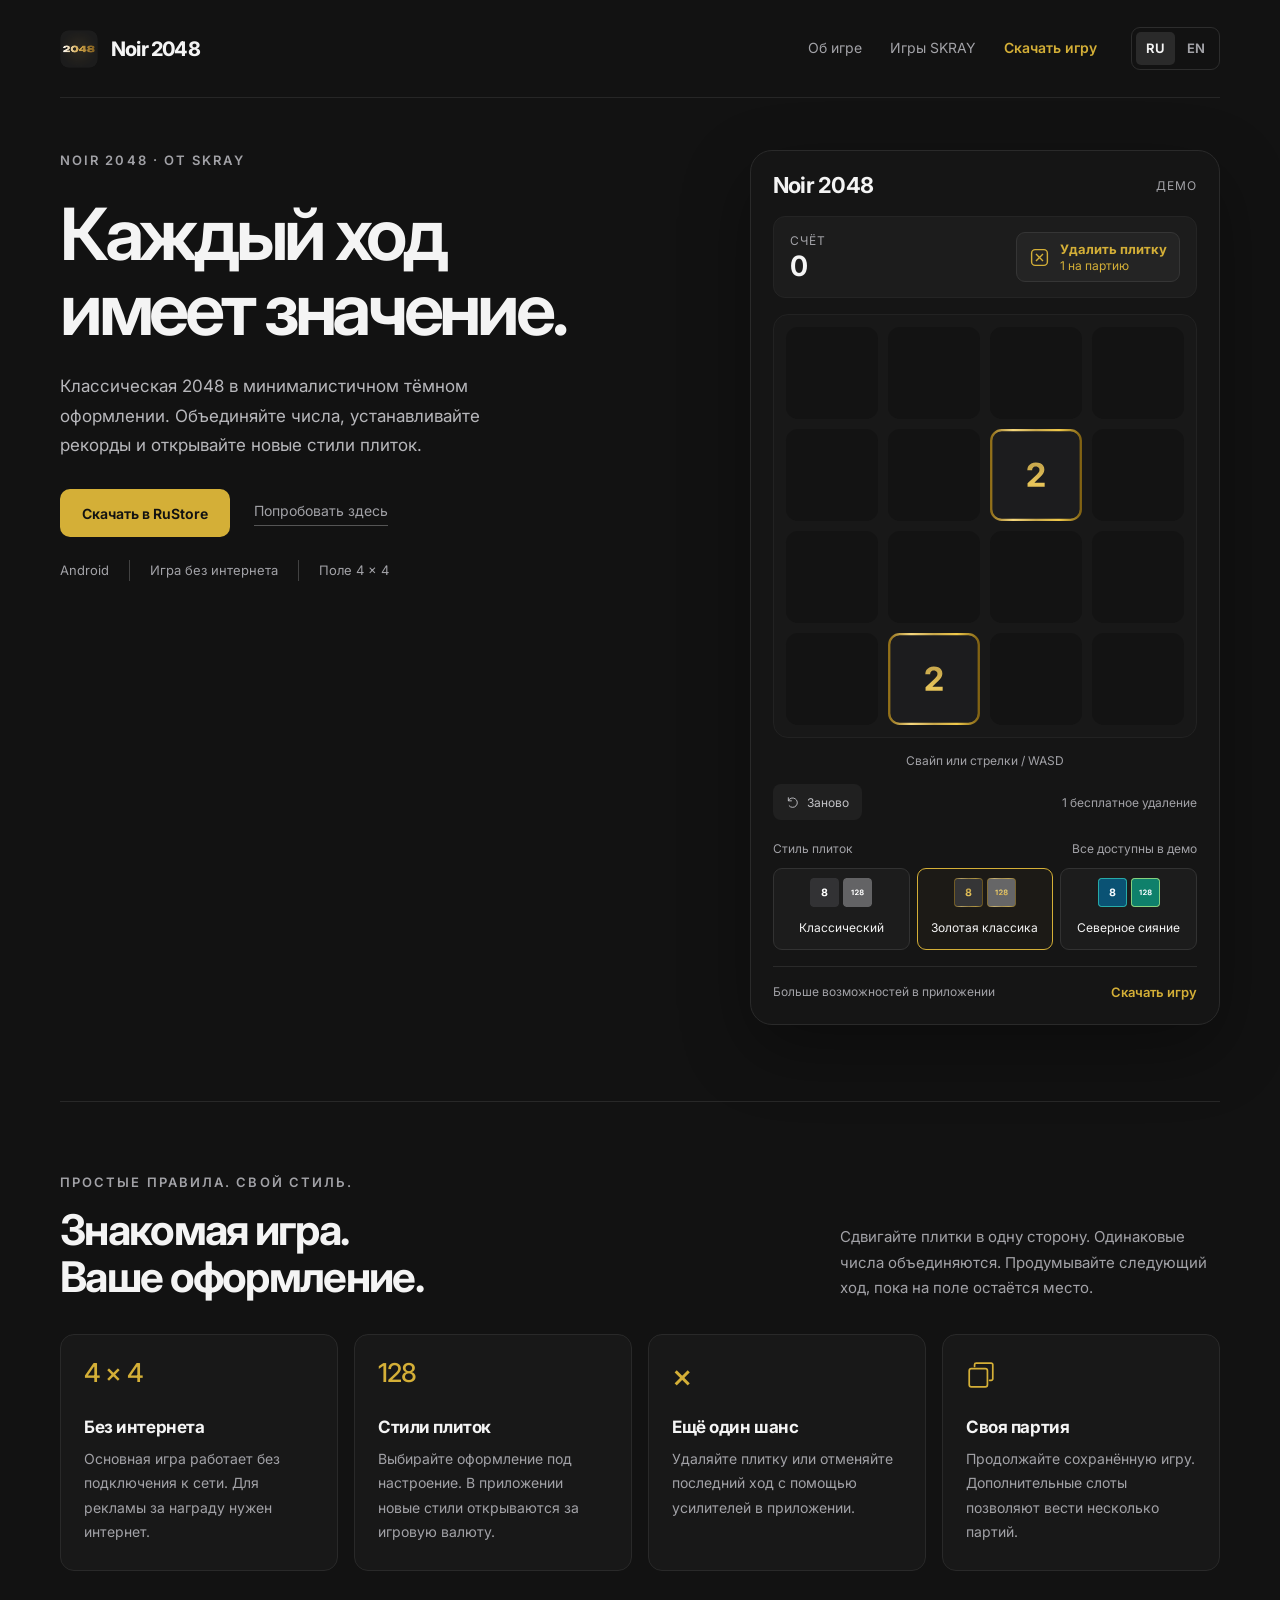
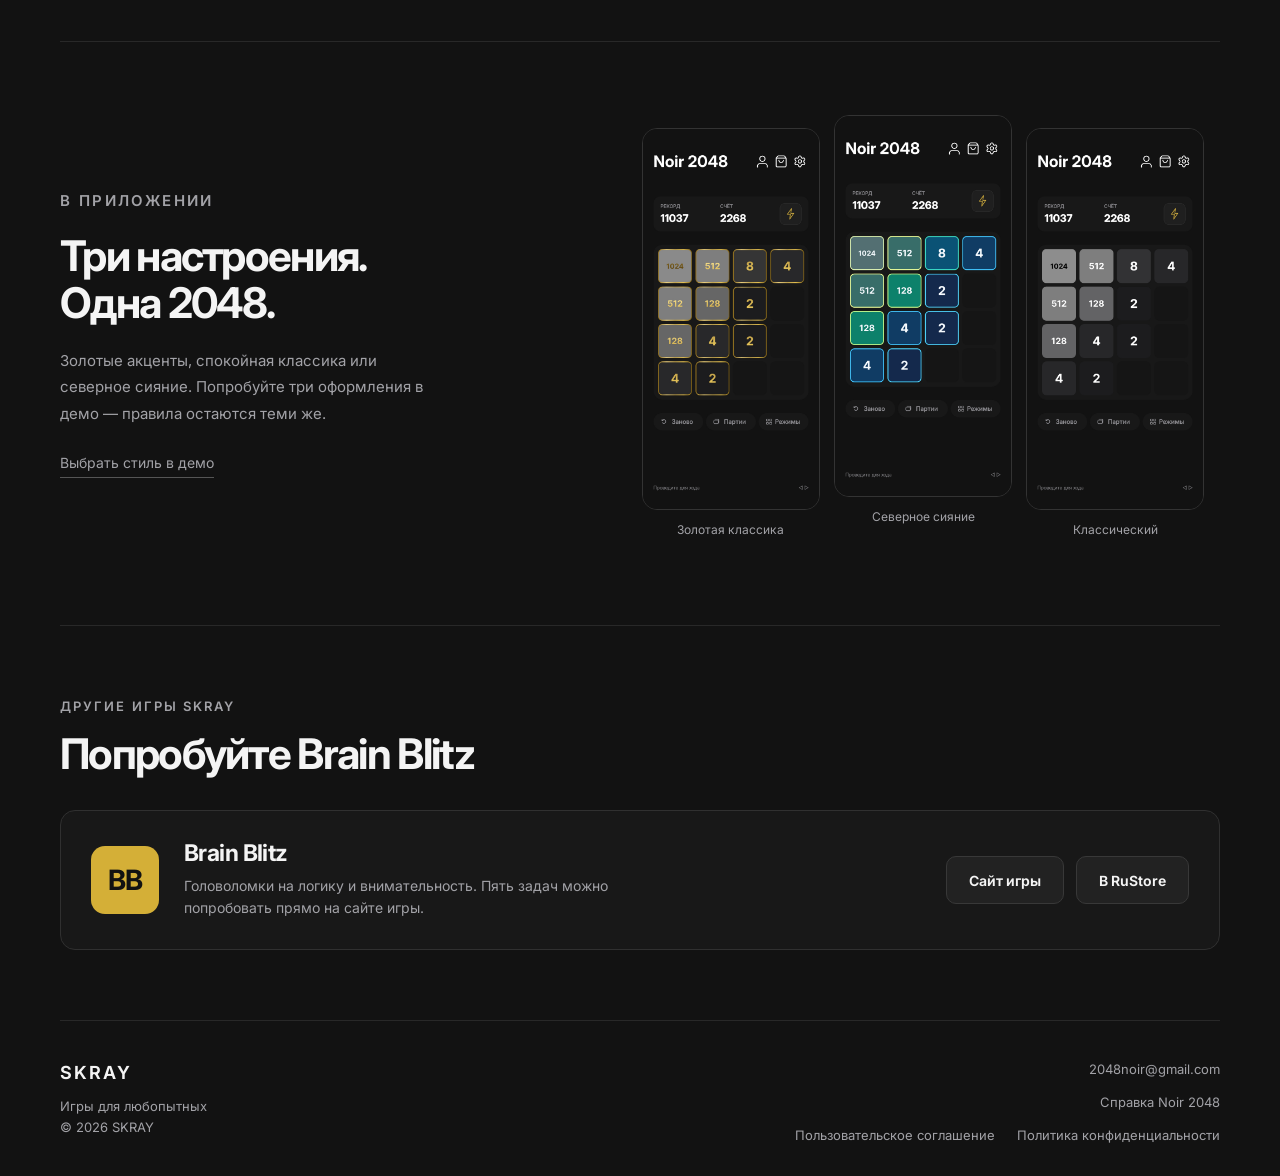
<file: index.html>
<!doctype html>
<html lang="ru"><head><meta charset="utf-8"><meta name="viewport" content="width=device-width, initial-scale=1"><meta name="theme-color" content="#121212"><meta name="description" content="Классическая игра 2048 для Android. Попробуйте демо, выберите стиль плиток и скачайте Noir 2048 в RuStore."><meta property="og:title" content="Noir 2048 — игра 2048 от SKRAY"><meta property="og:description" content="Классическая игра 2048 для Android. Попробуйте демо, выберите стиль плиток и скачайте Noir 2048 в RuStore."><meta property="og:type" content="website"><title>Noir 2048 — игра 2048 от SKRAY</title><link rel="icon" href="./assets/logo-v2.png"><link rel="stylesheet" href="./styles.css"><script src="./translations.js" defer></script><script src="./game.js" defer></script><script src="./app.js" defer></script></head><body data-page="home"><a class="skip" href="#play" data-i18n="skip">Перейти к игре</a>
<header class="site-header wrap"><a class="brand" href="./index.html"><img src="./assets/logo-v2.png" alt="" width="38" height="38"><span>Noir 2048</span></a><nav aria-label="Навигация"><a data-i18n="nav_about" href="#about" >Об игре</a><a data-i18n="nav_games" href="#games" >Игры SKRAY</a><a data-i18n="nav_store" class="nav-store" href="https://www.rustore.ru/catalog/app/com.shelestov.noir_2048" target="_blank" rel="noopener noreferrer">Скачать игру</a></nav><div class="lang-switch" role="group" aria-label="Язык / Language"><a href="./index.html" data-language="ru" lang="ru" hreflang="ru" aria-current="true">RU</a><a href="./en.html" data-language="en" lang="en" hreflang="en" aria-current="false">EN</a></div></header><main id="content"><section class="hero wrap" aria-labelledby="hero-title"><div class="hero-copy"><p data-i18n="hero_eyebrow" class="eyebrow">NOIR 2048 · ОТ SKRAY</p><h1 data-i18n="hero_title" id="hero-title">Каждый ход<br>имеет значение.</h1><p data-i18n="hero_desc" class="hero-description">Классическая 2048 в минималистичном тёмном оформлении. Объединяйте числа, устанавливайте рекорды и открывайте новые стили плиток.</p><div class="hero-actions"><a data-i18n="store" class="button primary" href="https://www.rustore.ru/catalog/app/com.shelestov.noir_2048" target="_blank" rel="noopener noreferrer">Скачать в RuStore</a><a data-i18n="try" class="text-link" href="#play" >Попробовать здесь</a></div><div class="hero-facts"><span>Android</span><span data-i18n="offline_fact">Игра без интернета</span><span data-i18n="four_fact">Поле 4 × 4</span></div></div>
<div class="demo-shell" id="play"><div class="demo-heading"><h2>Noir 2048</h2><span data-i18n="demo_badge" class="demo-badge">Демо</span></div><div class="score-card"><div><div class="score-label" data-i18n="score">СЧЁТ</div><div class="score-value" id="score">0</div></div><button class="delete-button" id="delete" aria-pressed="false"><svg viewBox="0 0 24 24" fill="none" stroke="currentColor" stroke-width="1.6" aria-hidden="true"><rect x="3" y="3" width="18" height="18" rx="4"/><path d="m8 8 8 8m0-8-8 8"/></svg><span><b data-i18n="delete">Удалить плитку</b><span id="delete-count">1 на партию</span></span></button></div>
<div class="board" id="board" tabindex="0" role="group" aria-label="Игровое поле 4 на 4"><div class="cells" aria-hidden="true"><div class="cell"></div><div class="cell"></div><div class="cell"></div><div class="cell"></div><div class="cell"></div><div class="cell"></div><div class="cell"></div><div class="cell"></div><div class="cell"></div><div class="cell"></div><div class="cell"></div><div class="cell"></div><div class="cell"></div><div class="cell"></div><div class="cell"></div><div class="cell"></div></div><div class="tile-layer" id="tiles"></div><div class="game-overlay" id="game-overlay" hidden><div class="overlay-card"><h3 id="overlay-title"></h3><p id="overlay-message"></p><div class="overlay-score" id="overlay-score"></div><div class="overlay-actions" id="overlay-actions"></div></div></div></div>
<div id="game-help" class="board-help">Свайп или стрелки / WASD</div><div class="game-actions"><button class="small-button" id="restart"><svg viewBox="0 0 24 24" fill="none" stroke="currentColor" stroke-width="1.6" aria-hidden="true"><path d="M4 10a8 8 0 1 1 1 8M4 4v6h6"/></svg><span data-i18n="restart">Заново</span></button><button class="small-button" id="cancel-delete" hidden data-i18n="cancel">Отмена</button><span class="muted" style="font-size:12px" data-i18n="one_boost">1 бесплатное удаление</span></div><div class="style-heading"><span data-i18n="choose_style">Стиль плиток</span><span data-i18n="free_styles">Все доступны в демо</span></div><div class="style-tabs" role="group" aria-label="Стиль плиток"><button class="style-tab" data-style="classic" aria-pressed="false"><span class="style-preview" aria-hidden="true"><img src="./assets/tiles/classic/tile-8.svg" alt="" width="29" height="29"><img src="./assets/tiles/classic/tile-128.svg" alt="" width="29" height="29"></span><span data-i18n="style_classic" class="style-name">Классический</span></button><button class="style-tab" data-style="gold" aria-pressed="true"><span class="style-preview" aria-hidden="true"><img src="./assets/tiles/gold/tile-8.svg" alt="" width="29" height="29"><img src="./assets/tiles/gold/tile-128.svg" alt="" width="29" height="29"></span><span data-i18n="style_gold" class="style-name">Золотая классика</span></button><button class="style-tab" data-style="aurora" aria-pressed="false"><span class="style-preview" aria-hidden="true"><img src="./assets/tiles/aurora/tile-8.svg" alt="" width="29" height="29"><img src="./assets/tiles/aurora/tile-128.svg" alt="" width="29" height="29"></span><span data-i18n="style_aurora" class="style-name">Северное сияние</span></button></div><div class="promo-inline"><span data-i18n="demo_promo">Больше возможностей в приложении</span><a data-i18n="store_short" href="https://www.rustore.ru/catalog/app/com.shelestov.noir_2048" target="_blank" rel="noopener noreferrer">Скачать игру</a></div><div class="sr-only" id="announcer" role="status" aria-live="polite" aria-atomic="true"></div></div></section>
<section class="section wrap" id="about"><div class="section-heading"><div><p data-i18n="about_eyebrow" class="eyebrow">ПРОСТЫЕ ПРАВИЛА. СВОЙ СТИЛЬ.</p><h2 data-i18n="about_title">Знакомая игра.<br>Ваше оформление.</h2></div><p data-i18n="about_intro">Сдвигайте плитки в одну сторону. Одинаковые числа объединяются. Продумывайте следующий ход, пока на поле остаётся место.</p></div><div class="features"><article class="feature"><div class="feature-symbol" aria-hidden="true">4 × 4</div><h3 data-i18n="offline_title">Без интернета</h3><p data-i18n="offline_desc">Основная игра работает без подключения к сети. Для рекламы за награду нужен интернет.</p></article><article class="feature"><div class="feature-symbol" aria-hidden="true">128</div><h3 data-i18n="styles_title">Стили плиток</h3><p data-i18n="styles_desc">Выбирайте оформление под настроение. В приложении новые стили открываются за игровую валюту.</p></article><article class="feature"><div class="feature-symbol boost-symbol" aria-hidden="true">×</div><h3 data-i18n="boosts_title">Ещё один шанс</h3><p data-i18n="boosts_desc">Удаляйте плитку или отменяйте последний ход с помощью усилителей в приложении.</p></article><article class="feature"><div class="feature-symbol" aria-hidden="true"><img src="./assets/parties.svg" alt="" width="30" height="30"></div><h3 data-i18n="saved_title">Своя партия</h3><p data-i18n="saved_desc">Продолжайте сохранённую игру. Дополнительные слоты позволяют вести несколько партий.</p></article></div></section><section class="section wrap screens-section"><div class="screens-copy"><p data-i18n="screens_eyebrow" class="eyebrow">В ПРИЛОЖЕНИИ</p><h2 data-i18n="screens_title">Три настроения.<br>Одна 2048.</h2><p data-i18n="screens_desc">Золотые акценты, спокойная классика или северное сияние. Попробуйте три оформления в демо — правила остаются теми же.</p><a data-i18n="back_demo" class="text-link" href="#play" >Выбрать стиль в демо</a></div><div class="screens-strip"><figure><img src="./assets/screens/gold.jpg" loading="lazy" alt="Noir 2048" width="1080" height="2400"><figcaption data-i18n="style_gold">Золотая классика</figcaption></figure><figure><img src="./assets/screens/aurora.jpg" loading="lazy" alt="Noir 2048" width="1080" height="2400"><figcaption data-i18n="style_aurora">Северное сияние</figcaption></figure><figure><img src="./assets/screens/classic.jpg" loading="lazy" alt="Noir 2048" width="1080" height="2400"><figcaption data-i18n="style_classic">Классический</figcaption></figure></div></section><section class="section wrap" id="games"><div class="section-heading"><div><p data-i18n="games_eyebrow" class="eyebrow">ДРУГИЕ ИГРЫ SKRAY</p><h2 data-i18n="games_title">Попробуйте Brain Blitz</h2></div></div><article class="other-card"><div class="other-monogram" aria-hidden="true">BB</div><div class="other-copy"><h3>Brain Blitz</h3><p data-i18n="bb_desc">Головоломки на логику и внимательность. Пять задач можно попробовать прямо на сайте игры.</p></div><div class="other-actions"><a data-i18n="bb_site" class="button secondary" href="https://maksshelest.github.io/brain_blitz_site/" target="_blank" rel="noopener noreferrer">Сайт игры</a><a data-i18n="bb_store" class="button secondary" href="https://www.rustore.ru/catalog/app/com.DefaultCompany.BrainBlitz" target="_blank" rel="noopener noreferrer">В RuStore</a></div></article></section></main><footer class="footer wrap"><div><div class="footer-brand">SKRAY</div><p data-i18n="footer_by">Игры для любопытных</p><p class="footer-note">© 2026 SKRAY</p></div><div class="footer-right"><a href="mailto:2048noir@gmail.com">2048noir@gmail.com</a><a class="footer-help" data-i18n="help" data-help href="./help.html">Справка Noir 2048</a><div class="footer-legal"><a data-i18n="terms" href="./terms.html" data-legal="terms">Пользовательское соглашение</a><a data-i18n="privacy" href="./privacy.html" data-legal="privacy">Политика конфиденциальности</a></div></div></footer></body></html>
</file>
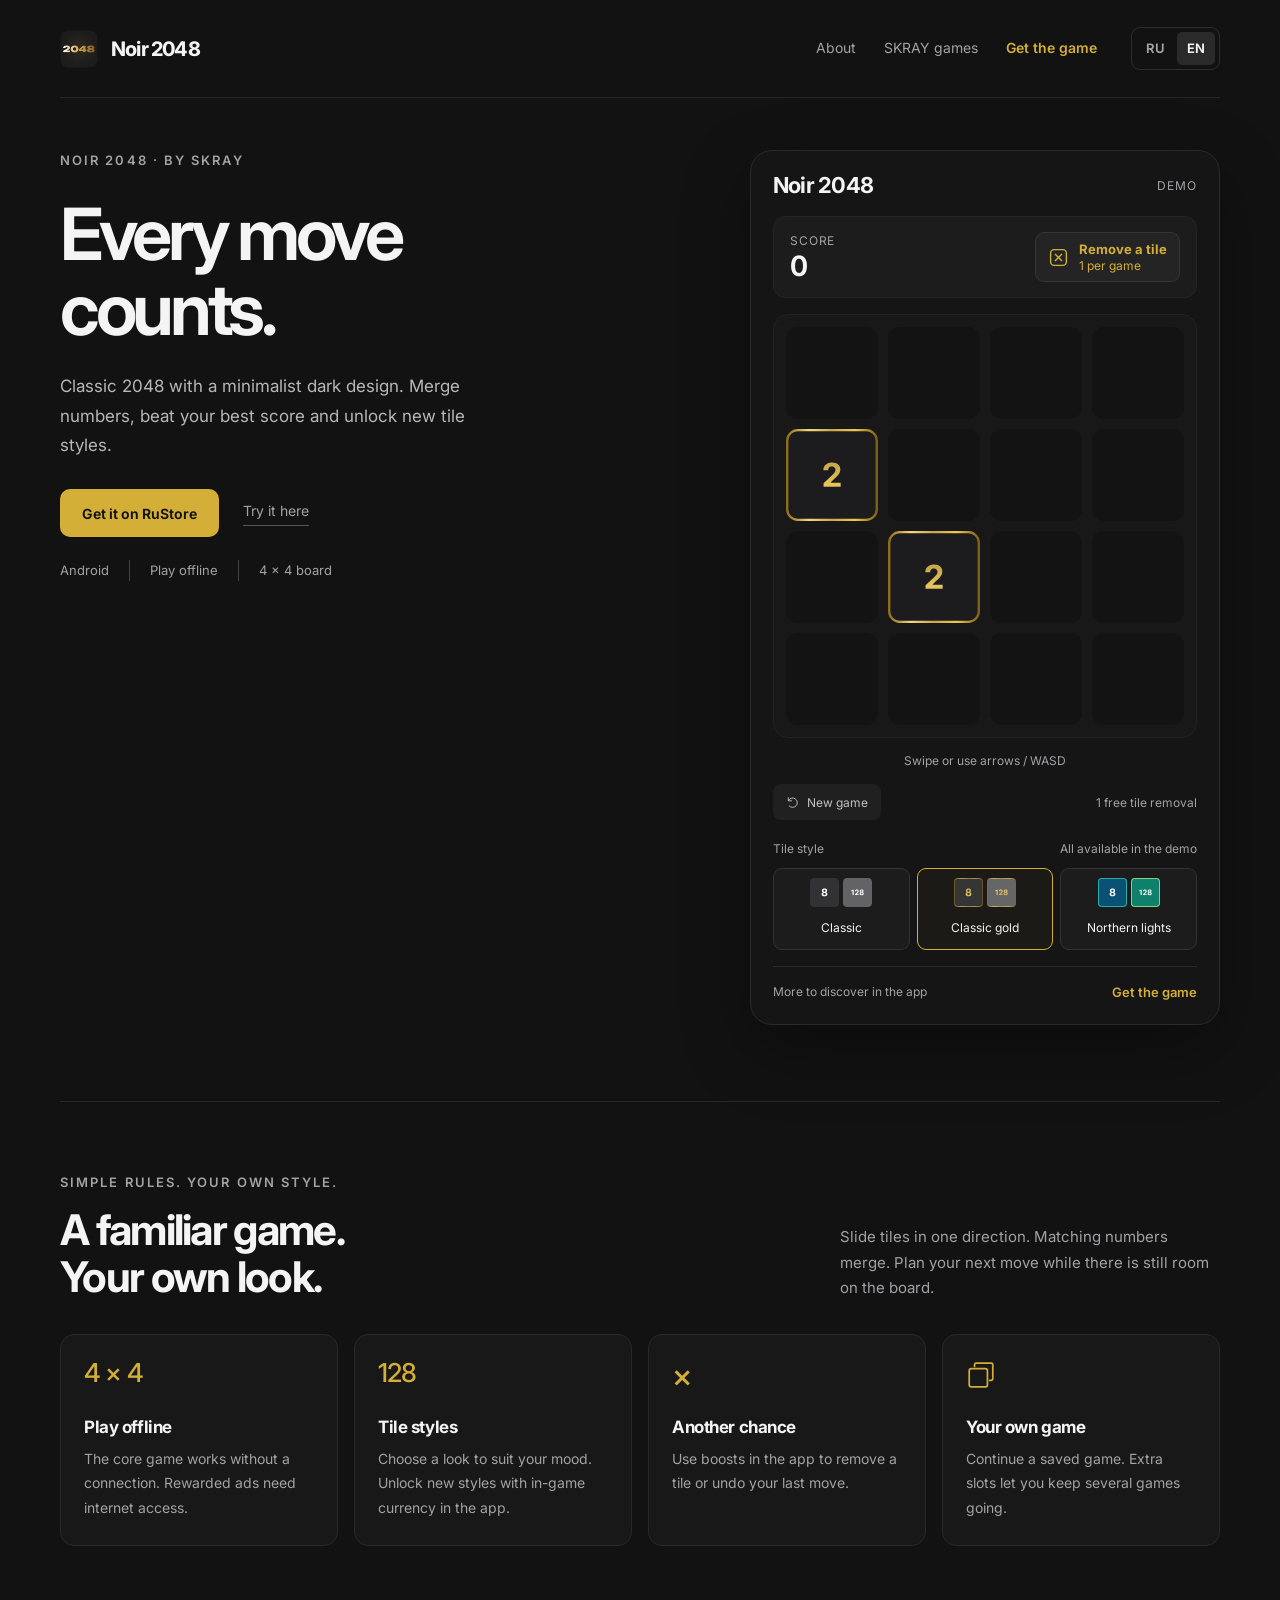
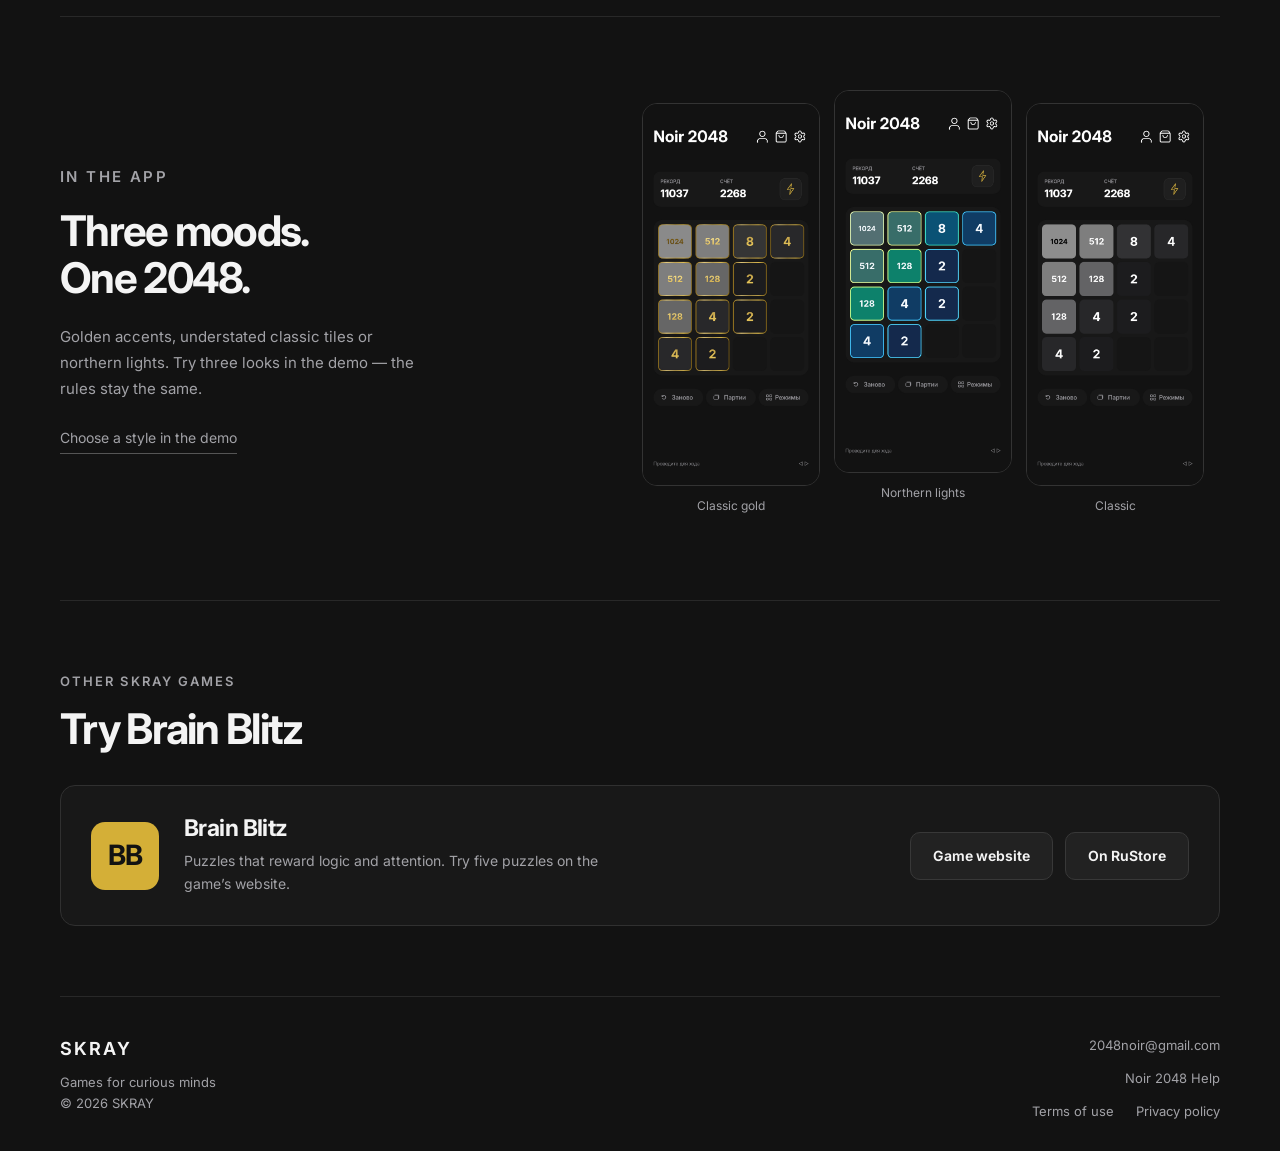
<file: en.html>
<!doctype html>
<html lang="en"><head><meta charset="utf-8"><meta name="viewport" content="width=device-width, initial-scale=1"><meta name="theme-color" content="#121212"><meta name="description" content="Classic 2048 for Android. Try the demo, choose a tile style and get Noir 2048 on RuStore."><meta property="og:title" content="Noir 2048 — a 2048 game by SKRAY"><meta property="og:description" content="Classic 2048 for Android. Try the demo, choose a tile style and get Noir 2048 on RuStore."><meta property="og:type" content="website"><title>Noir 2048 — a 2048 game by SKRAY</title><link rel="icon" href="./assets/logo-v2.png"><link rel="stylesheet" href="./styles.css"><script src="./translations.js" defer></script><script src="./game.js" defer></script><script src="./app.js" defer></script></head><body data-page="home"><a class="skip" href="#play" data-i18n="skip">Skip to the game</a>
<header class="site-header wrap"><a class="brand" href="./en.html"><img src="./assets/logo-v2.png" alt="" width="38" height="38"><span>Noir 2048</span></a><nav aria-label="Навигация"><a data-i18n="nav_about" href="#about" >About</a><a data-i18n="nav_games" href="#games" >SKRAY games</a><a data-i18n="nav_store" class="nav-store" href="https://www.rustore.ru/catalog/app/com.shelestov.noir_2048" target="_blank" rel="noopener noreferrer">Get the game</a></nav><div class="lang-switch" role="group" aria-label="Язык / Language"><a href="./index.html" data-language="ru" lang="ru" hreflang="ru" aria-current="false">RU</a><a href="./en.html" data-language="en" lang="en" hreflang="en" aria-current="true">EN</a></div></header><main id="content"><section class="hero wrap" aria-labelledby="hero-title"><div class="hero-copy"><p data-i18n="hero_eyebrow" class="eyebrow">NOIR 2048 · BY SKRAY</p><h1 data-i18n="hero_title" id="hero-title">Every move<br>counts.</h1><p data-i18n="hero_desc" class="hero-description">Classic 2048 with a minimalist dark design. Merge numbers, beat your best score and unlock new tile styles.</p><div class="hero-actions"><a data-i18n="store" class="button primary" href="https://www.rustore.ru/catalog/app/com.shelestov.noir_2048" target="_blank" rel="noopener noreferrer">Get it on RuStore</a><a data-i18n="try" class="text-link" href="#play" >Try it here</a></div><div class="hero-facts"><span>Android</span><span data-i18n="offline_fact">Play offline</span><span data-i18n="four_fact">4 × 4 board</span></div></div>
<div class="demo-shell" id="play"><div class="demo-heading"><h2>Noir 2048</h2><span data-i18n="demo_badge" class="demo-badge">Demo</span></div><div class="score-card"><div><div class="score-label" data-i18n="score">SCORE</div><div class="score-value" id="score">0</div></div><button class="delete-button" id="delete" aria-pressed="false"><svg viewBox="0 0 24 24" fill="none" stroke="currentColor" stroke-width="1.6" aria-hidden="true"><rect x="3" y="3" width="18" height="18" rx="4"/><path d="m8 8 8 8m0-8-8 8"/></svg><span><b data-i18n="delete">Remove a tile</b><span id="delete-count">1 per game</span></span></button></div>
<div class="board" id="board" tabindex="0" role="group" aria-label="Игровое поле 4 на 4"><div class="cells" aria-hidden="true"><div class="cell"></div><div class="cell"></div><div class="cell"></div><div class="cell"></div><div class="cell"></div><div class="cell"></div><div class="cell"></div><div class="cell"></div><div class="cell"></div><div class="cell"></div><div class="cell"></div><div class="cell"></div><div class="cell"></div><div class="cell"></div><div class="cell"></div><div class="cell"></div></div><div class="tile-layer" id="tiles"></div><div class="game-overlay" id="game-overlay" hidden><div class="overlay-card"><h3 id="overlay-title"></h3><p id="overlay-message"></p><div class="overlay-score" id="overlay-score"></div><div class="overlay-actions" id="overlay-actions"></div></div></div></div>
<div id="game-help" class="board-help">Swipe or use arrows / WASD</div><div class="game-actions"><button class="small-button" id="restart"><svg viewBox="0 0 24 24" fill="none" stroke="currentColor" stroke-width="1.6" aria-hidden="true"><path d="M4 10a8 8 0 1 1 1 8M4 4v6h6"/></svg><span data-i18n="restart">New game</span></button><button class="small-button" id="cancel-delete" hidden data-i18n="cancel">Cancel</button><span class="muted" style="font-size:12px" data-i18n="one_boost">1 free tile removal</span></div><div class="style-heading"><span data-i18n="choose_style">Tile style</span><span data-i18n="free_styles">All available in the demo</span></div><div class="style-tabs" role="group" aria-label="Стиль плиток"><button class="style-tab" data-style="classic" aria-pressed="false"><span class="style-preview" aria-hidden="true"><img src="./assets/tiles/classic/tile-8.svg" alt="" width="29" height="29"><img src="./assets/tiles/classic/tile-128.svg" alt="" width="29" height="29"></span><span data-i18n="style_classic" class="style-name">Classic</span></button><button class="style-tab" data-style="gold" aria-pressed="true"><span class="style-preview" aria-hidden="true"><img src="./assets/tiles/gold/tile-8.svg" alt="" width="29" height="29"><img src="./assets/tiles/gold/tile-128.svg" alt="" width="29" height="29"></span><span data-i18n="style_gold" class="style-name">Classic gold</span></button><button class="style-tab" data-style="aurora" aria-pressed="false"><span class="style-preview" aria-hidden="true"><img src="./assets/tiles/aurora/tile-8.svg" alt="" width="29" height="29"><img src="./assets/tiles/aurora/tile-128.svg" alt="" width="29" height="29"></span><span data-i18n="style_aurora" class="style-name">Northern lights</span></button></div><div class="promo-inline"><span data-i18n="demo_promo">More to discover in the app</span><a data-i18n="store_short" href="https://www.rustore.ru/catalog/app/com.shelestov.noir_2048" target="_blank" rel="noopener noreferrer">Get the game</a></div><div class="sr-only" id="announcer" role="status" aria-live="polite" aria-atomic="true"></div></div></section>
<section class="section wrap" id="about"><div class="section-heading"><div><p data-i18n="about_eyebrow" class="eyebrow">SIMPLE RULES. YOUR OWN STYLE.</p><h2 data-i18n="about_title">A familiar game.<br>Your own look.</h2></div><p data-i18n="about_intro">Slide tiles in one direction. Matching numbers merge. Plan your next move while there is still room on the board.</p></div><div class="features"><article class="feature"><div class="feature-symbol" aria-hidden="true">4 × 4</div><h3 data-i18n="offline_title">Play offline</h3><p data-i18n="offline_desc">The core game works without a connection. Rewarded ads need internet access.</p></article><article class="feature"><div class="feature-symbol" aria-hidden="true">128</div><h3 data-i18n="styles_title">Tile styles</h3><p data-i18n="styles_desc">Choose a look to suit your mood. Unlock new styles with in-game currency in the app.</p></article><article class="feature"><div class="feature-symbol boost-symbol" aria-hidden="true">×</div><h3 data-i18n="boosts_title">Another chance</h3><p data-i18n="boosts_desc">Use boosts in the app to remove a tile or undo your last move.</p></article><article class="feature"><div class="feature-symbol" aria-hidden="true"><img src="./assets/parties.svg" alt="" width="30" height="30"></div><h3 data-i18n="saved_title">Your own game</h3><p data-i18n="saved_desc">Continue a saved game. Extra slots let you keep several games going.</p></article></div></section><section class="section wrap screens-section"><div class="screens-copy"><p data-i18n="screens_eyebrow" class="eyebrow">IN THE APP</p><h2 data-i18n="screens_title">Three moods.<br>One 2048.</h2><p data-i18n="screens_desc">Golden accents, understated classic tiles or northern lights. Try three looks in the demo — the rules stay the same.</p><a data-i18n="back_demo" class="text-link" href="#play" >Choose a style in the demo</a></div><div class="screens-strip"><figure><img src="./assets/screens/gold.jpg" loading="lazy" alt="Noir 2048" width="1080" height="2400"><figcaption data-i18n="style_gold">Classic gold</figcaption></figure><figure><img src="./assets/screens/aurora.jpg" loading="lazy" alt="Noir 2048" width="1080" height="2400"><figcaption data-i18n="style_aurora">Northern lights</figcaption></figure><figure><img src="./assets/screens/classic.jpg" loading="lazy" alt="Noir 2048" width="1080" height="2400"><figcaption data-i18n="style_classic">Classic</figcaption></figure></div></section><section class="section wrap" id="games"><div class="section-heading"><div><p data-i18n="games_eyebrow" class="eyebrow">OTHER SKRAY GAMES</p><h2 data-i18n="games_title">Try Brain Blitz</h2></div></div><article class="other-card"><div class="other-monogram" aria-hidden="true">BB</div><div class="other-copy"><h3>Brain Blitz</h3><p data-i18n="bb_desc">Puzzles that reward logic and attention. Try five puzzles on the game’s website.</p></div><div class="other-actions"><a data-i18n="bb_site" class="button secondary" href="https://maksshelest.github.io/brain_blitz_site/" target="_blank" rel="noopener noreferrer">Game website</a><a data-i18n="bb_store" class="button secondary" href="https://www.rustore.ru/catalog/app/com.DefaultCompany.BrainBlitz" target="_blank" rel="noopener noreferrer">On RuStore</a></div></article></section></main><footer class="footer wrap"><div><div class="footer-brand">SKRAY</div><p data-i18n="footer_by">Games for curious minds</p><p class="footer-note">© 2026 SKRAY</p></div><div class="footer-right"><a href="mailto:2048noir@gmail.com">2048noir@gmail.com</a><a class="footer-help" data-i18n="help" data-help href="./help.en.html">Noir 2048 Help</a><div class="footer-legal"><a data-i18n="terms" href="./terms.en.html" data-legal="terms">Terms of use</a><a data-i18n="privacy" href="./privacy.en.html" data-legal="privacy">Privacy policy</a></div></div></footer></body></html>
</file>
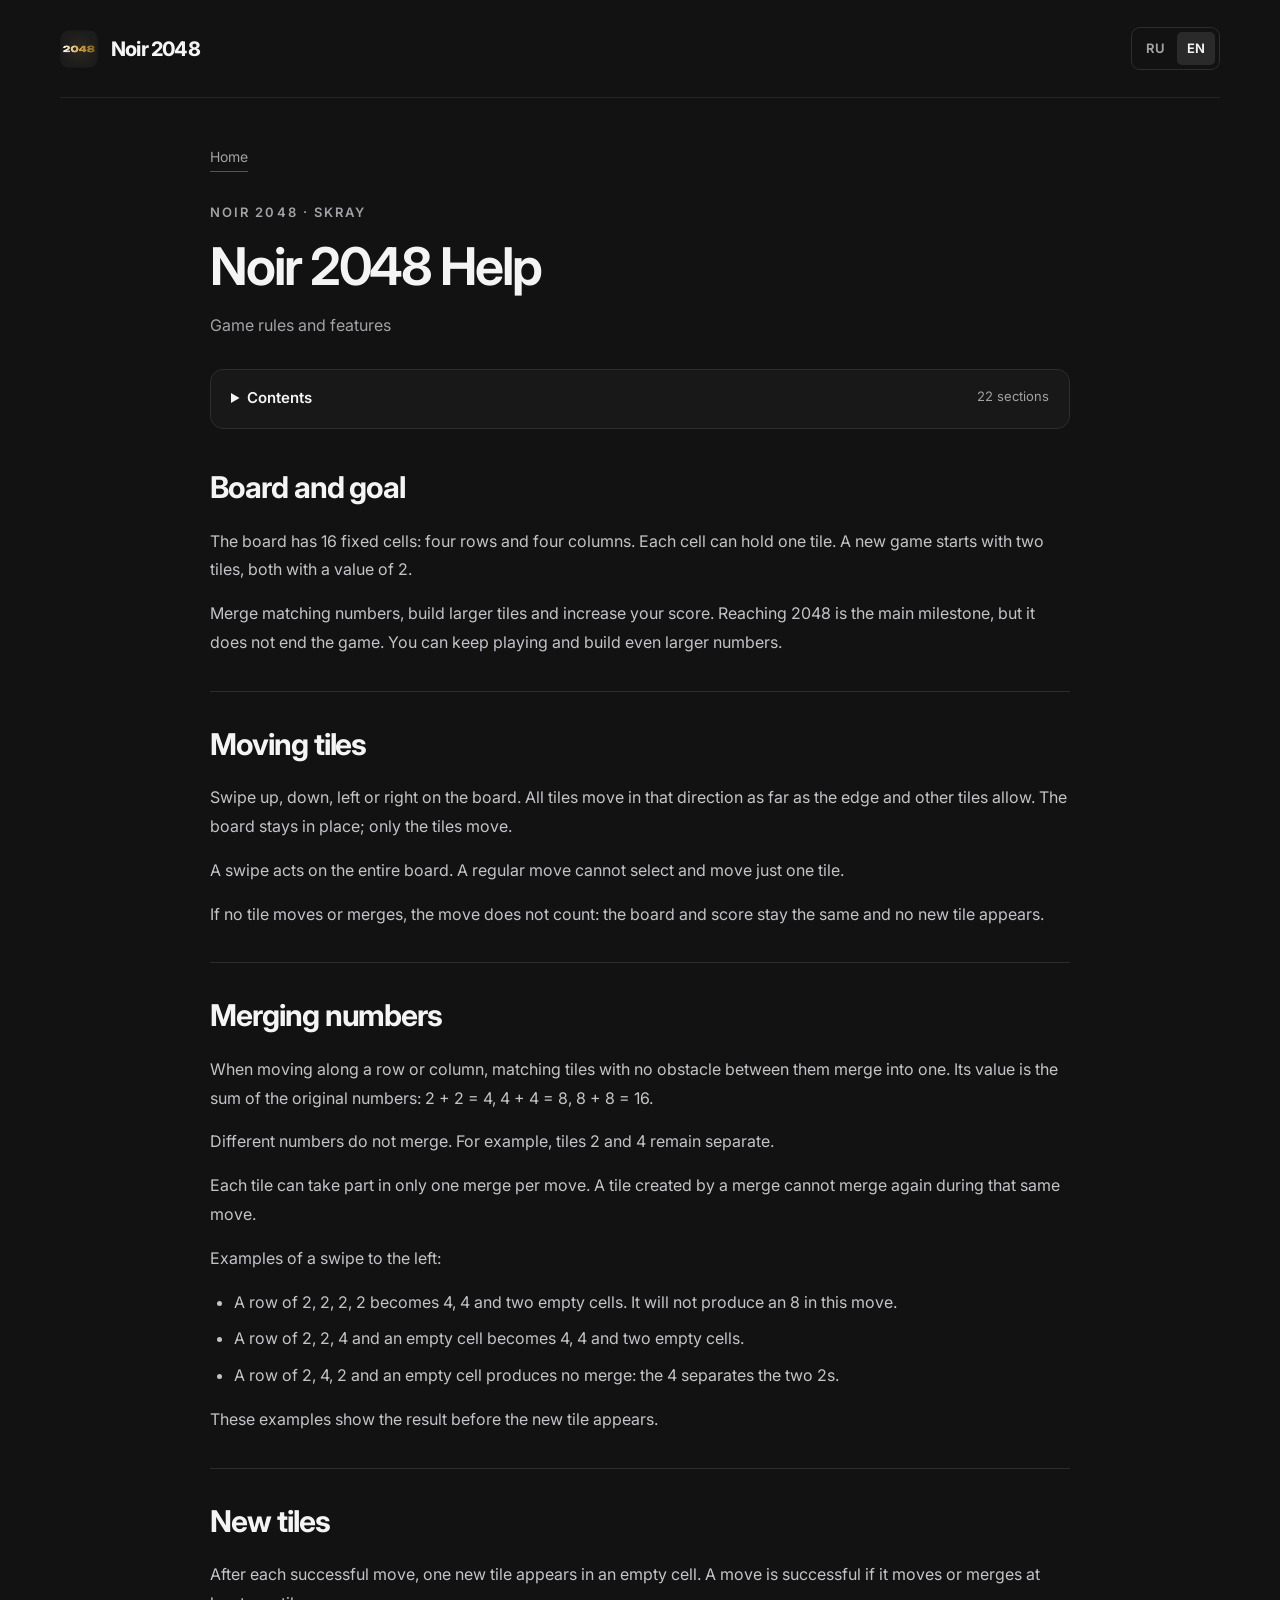
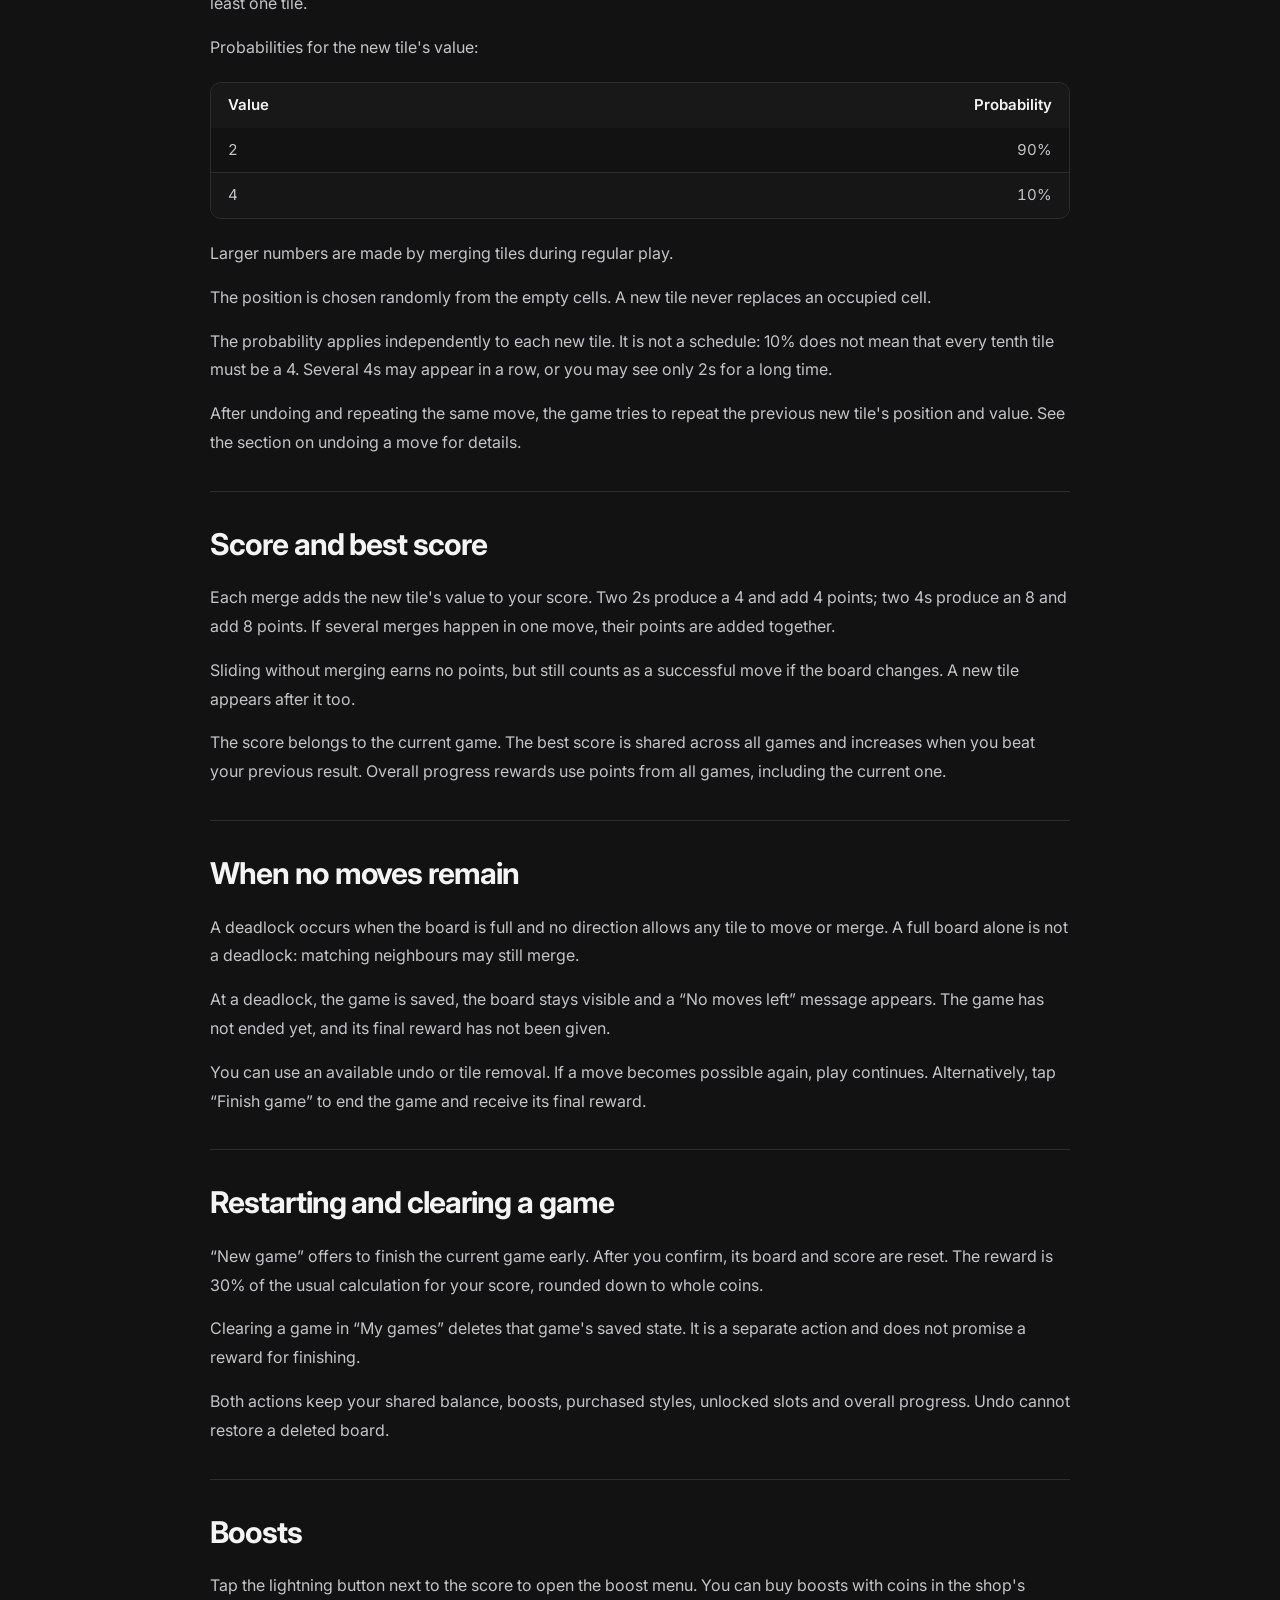
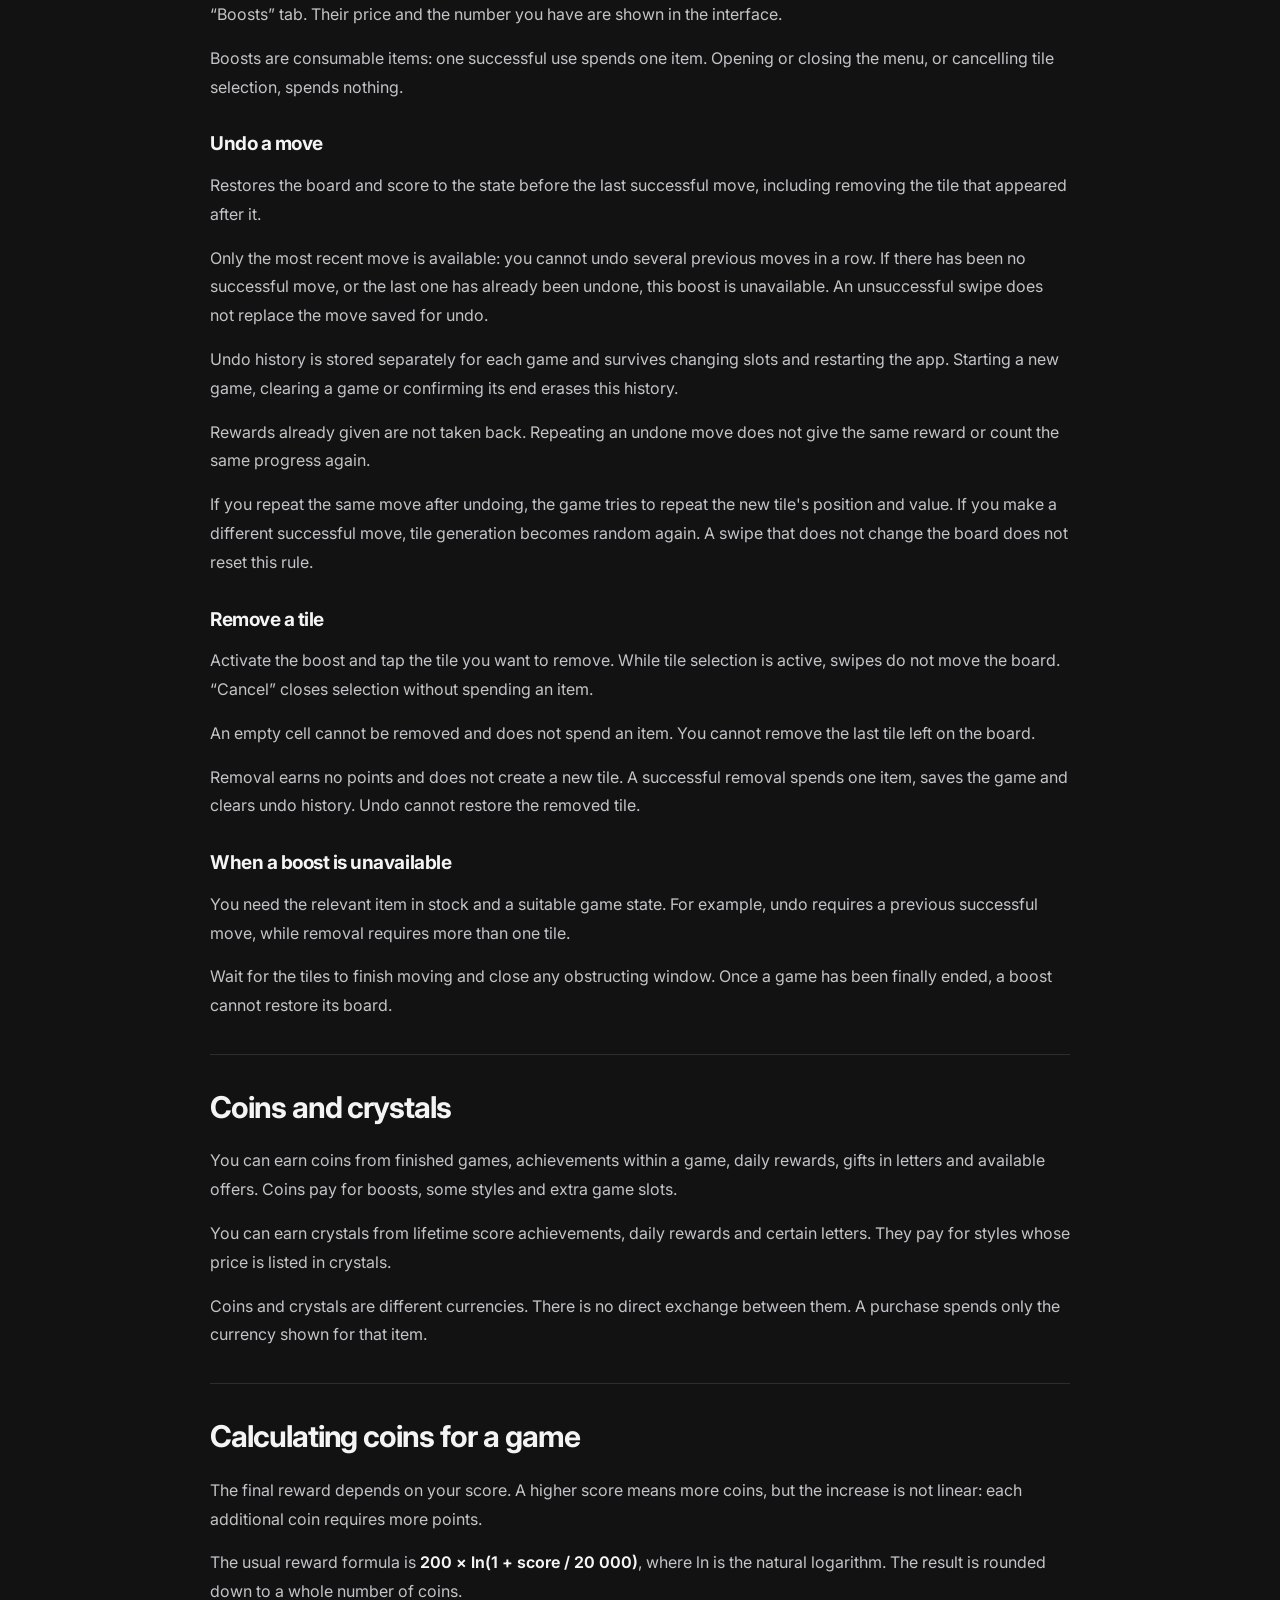
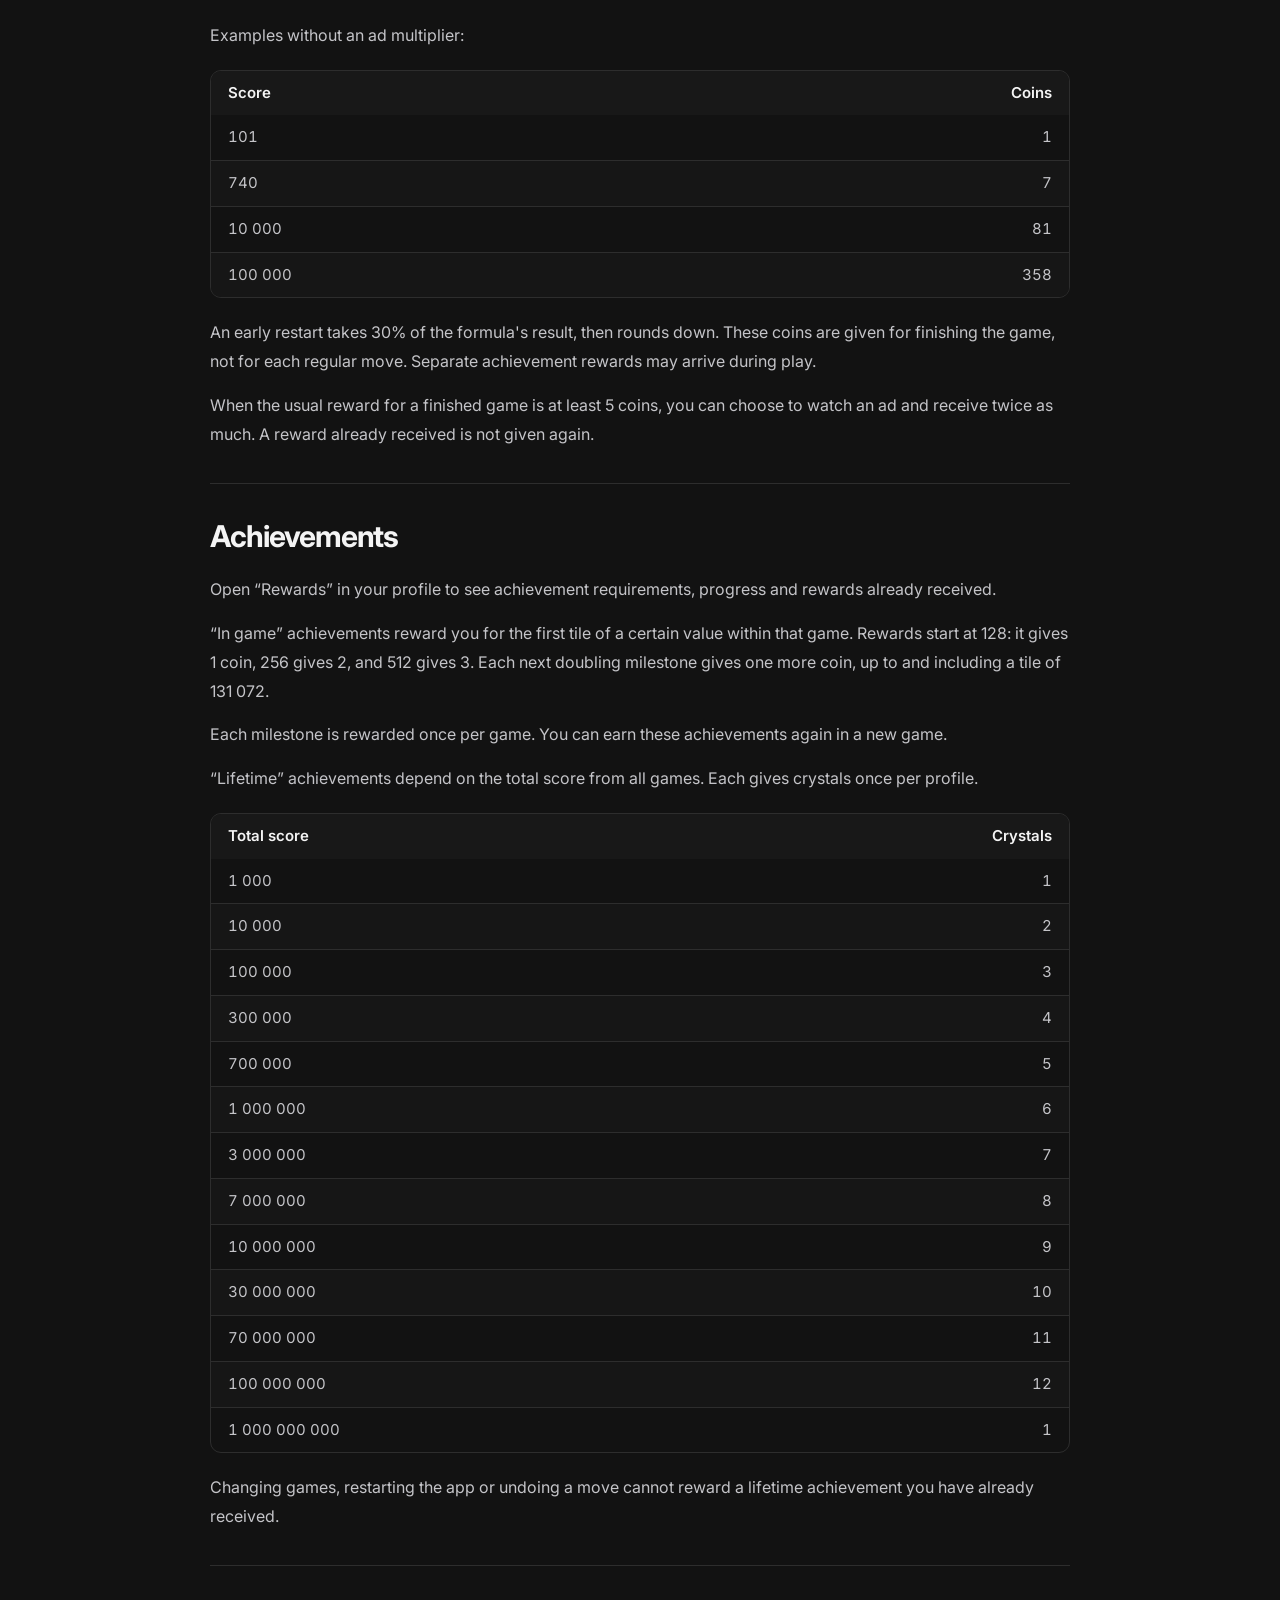
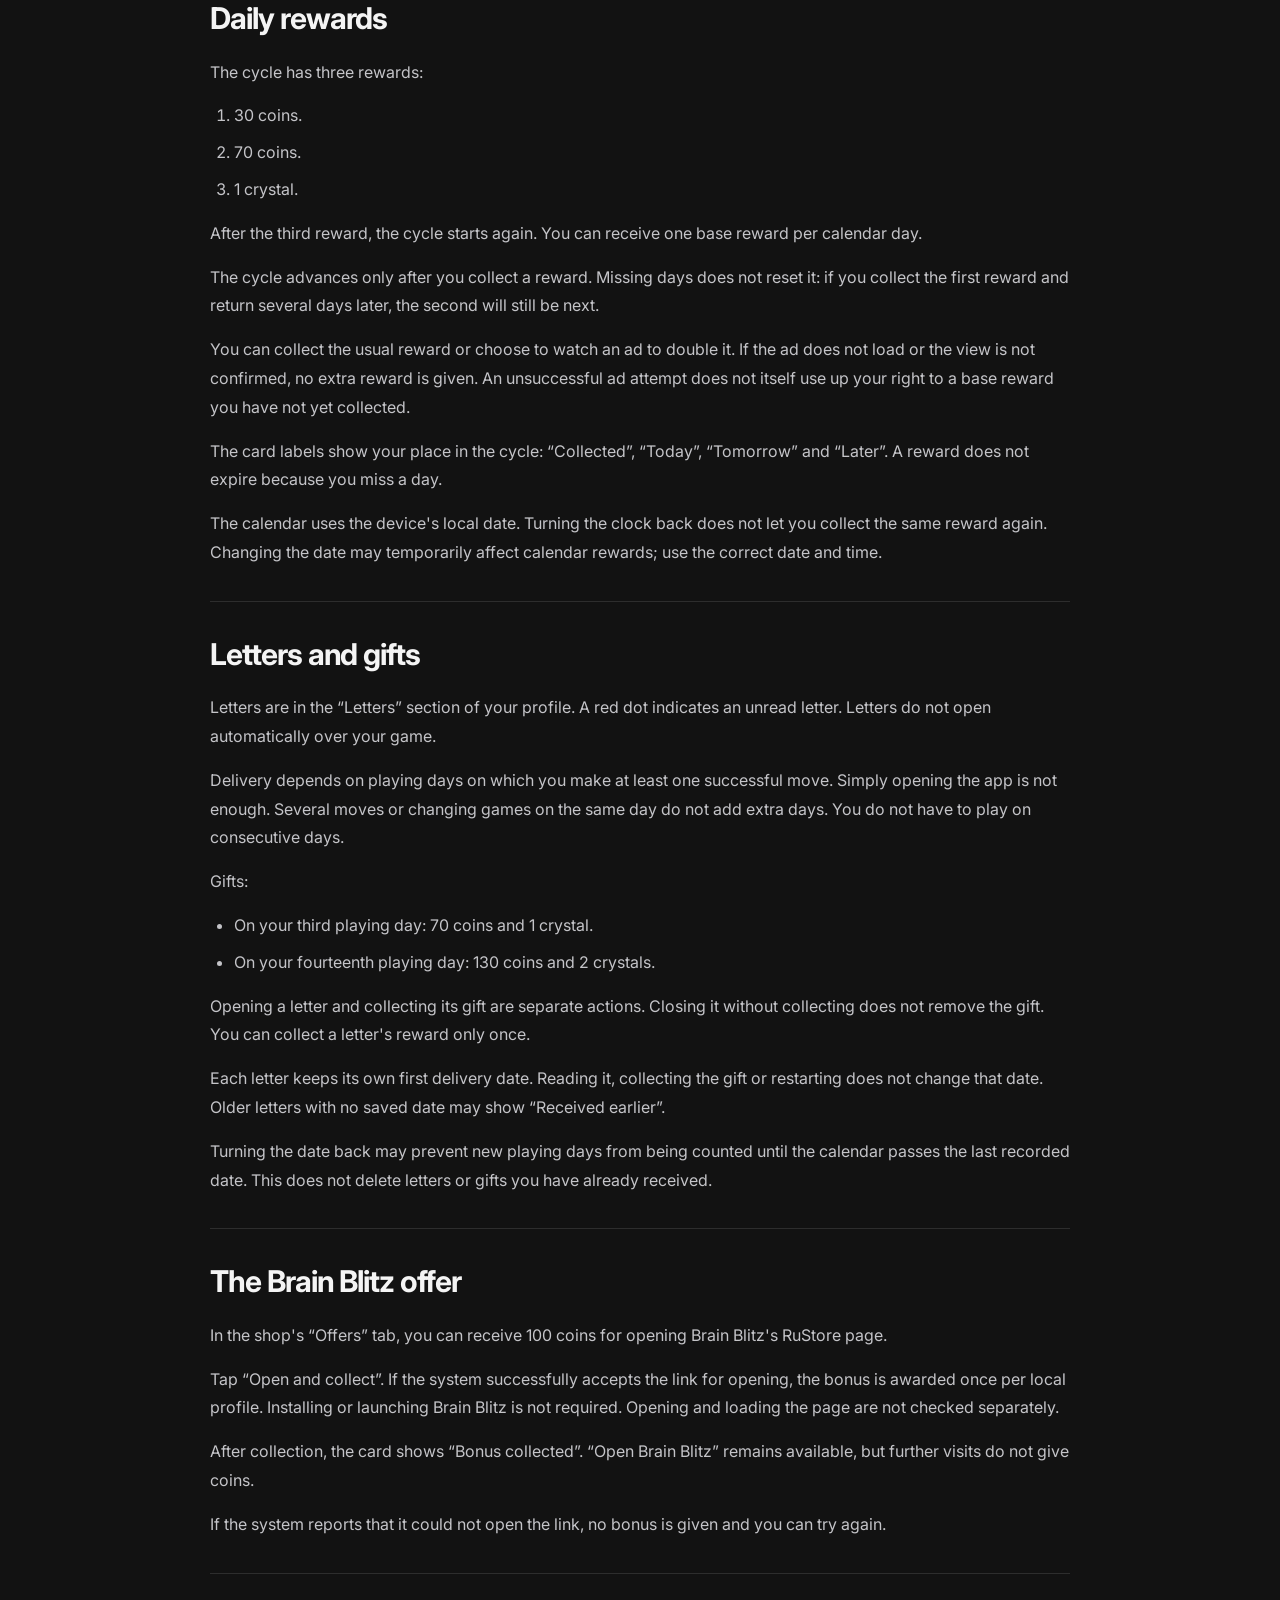
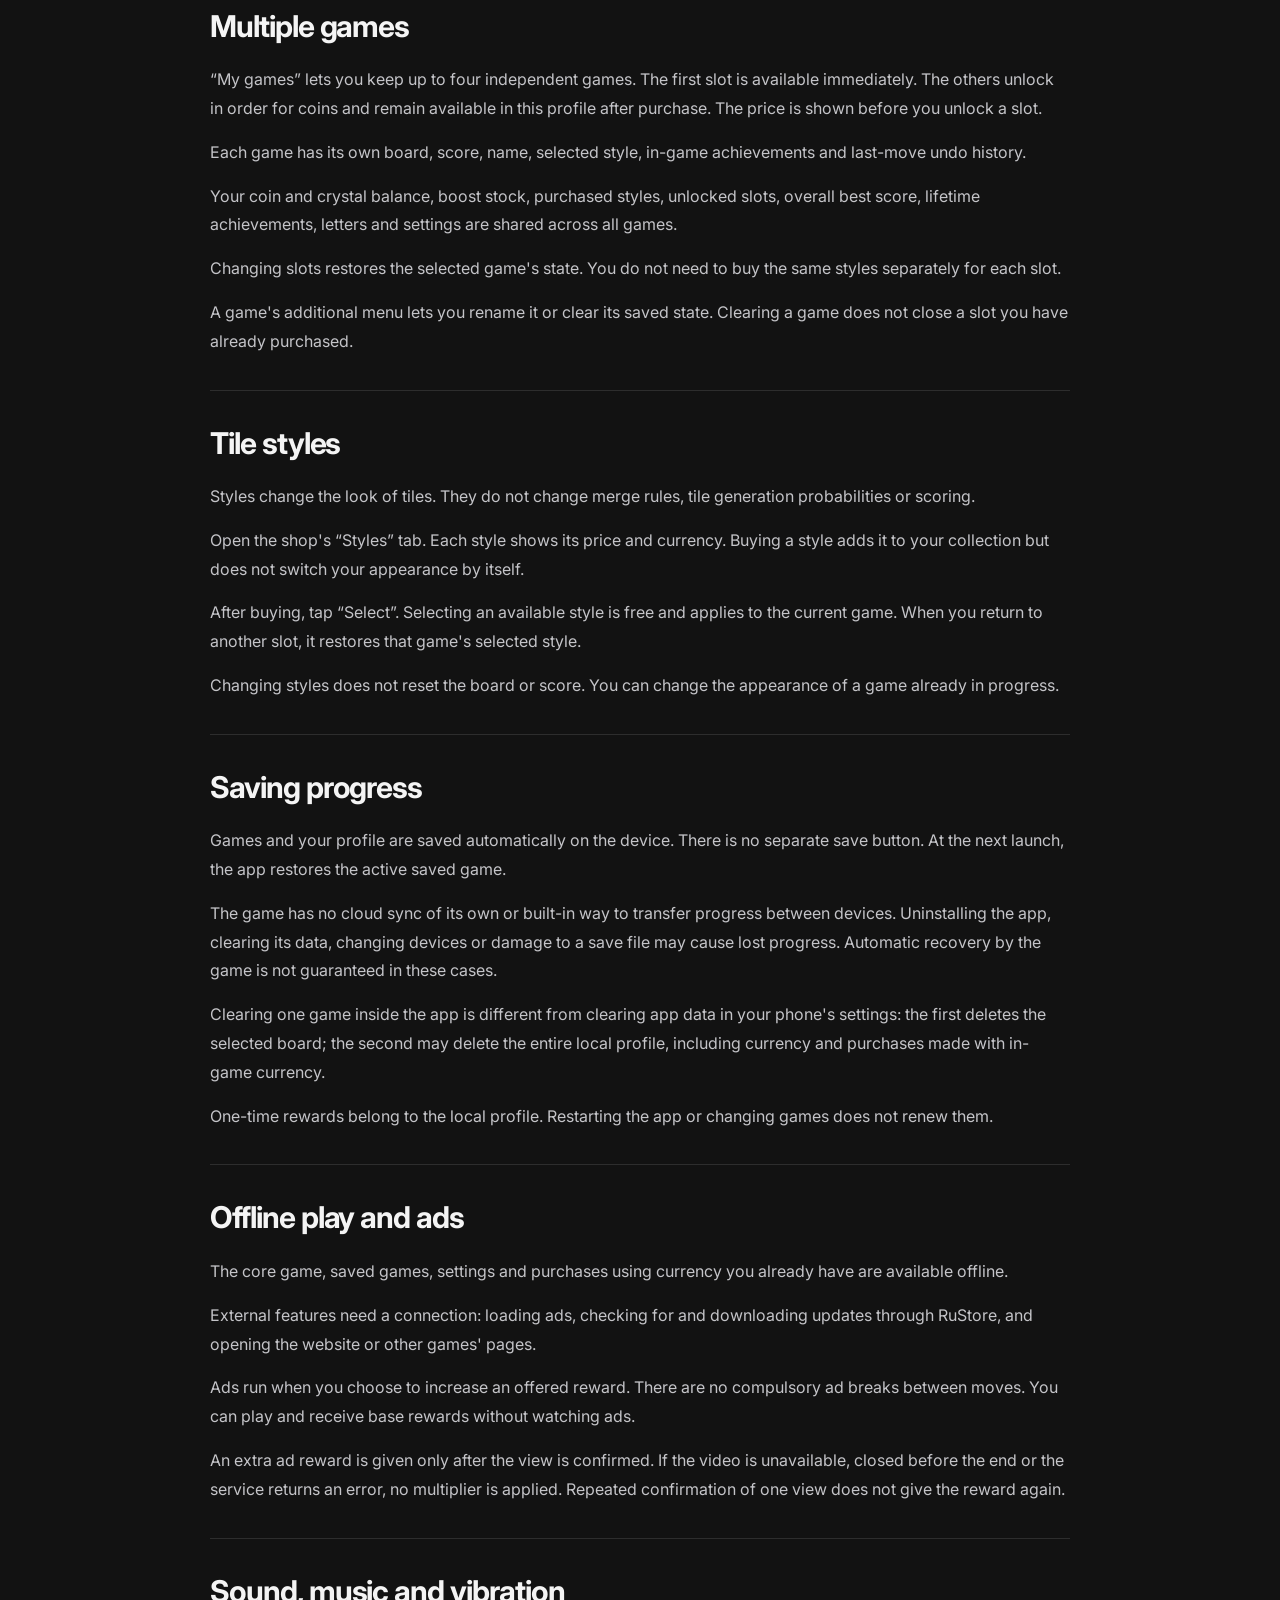
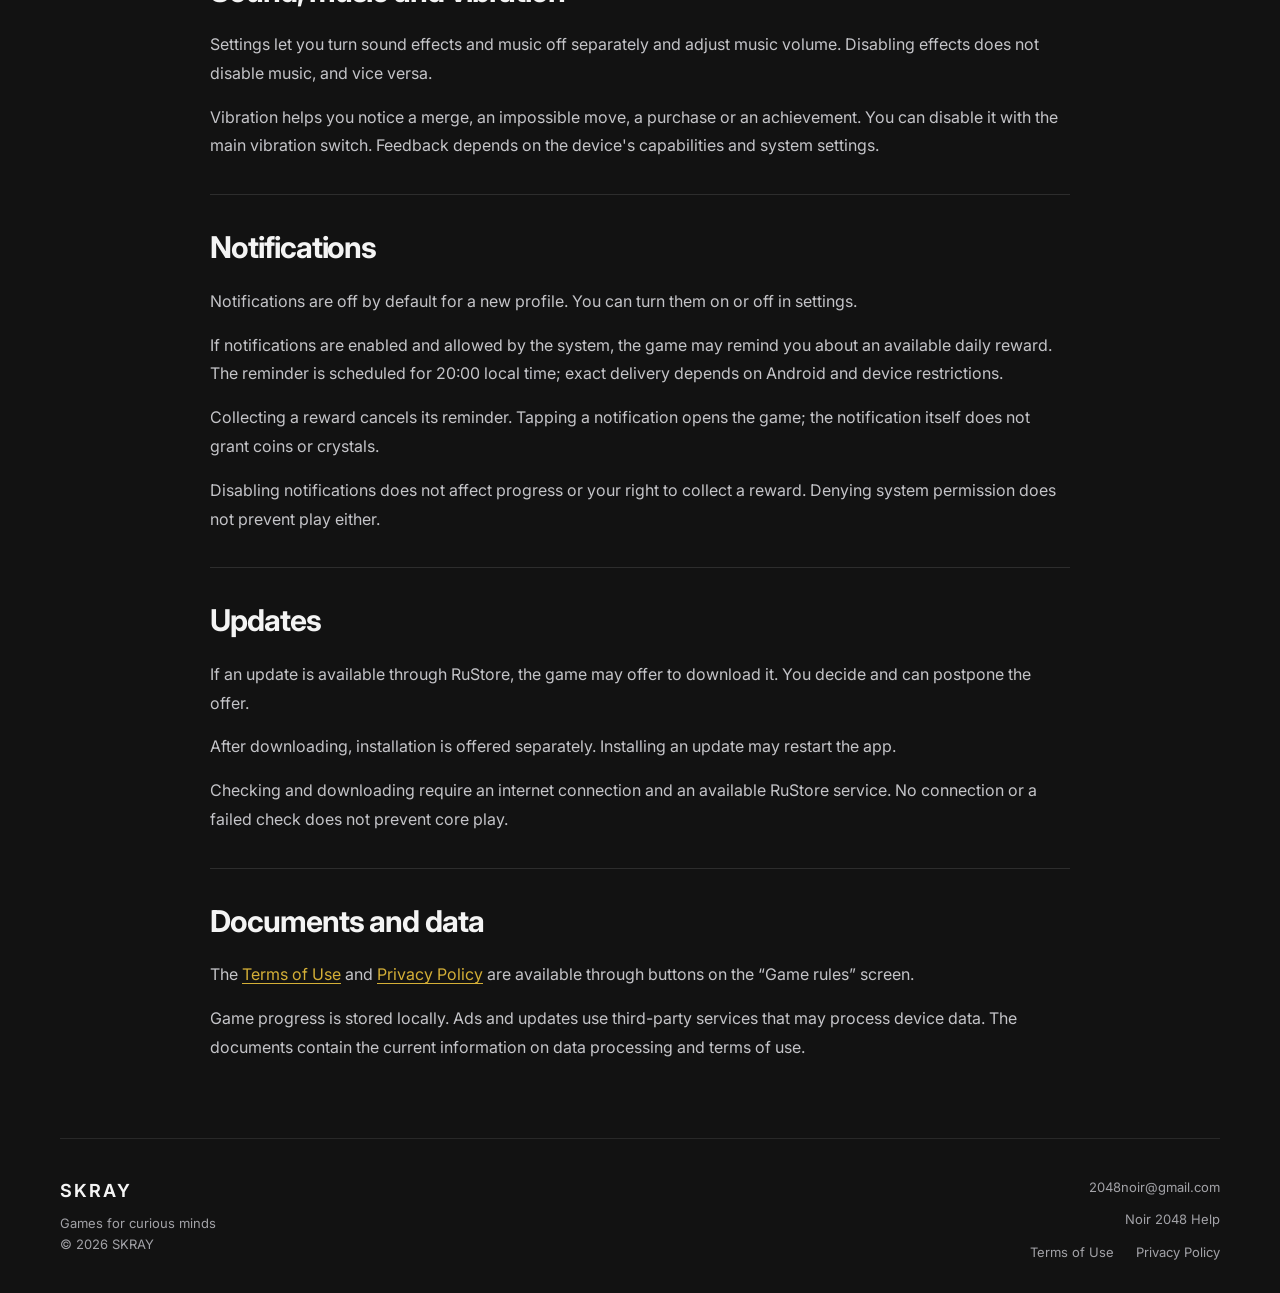
<file: help.en.html>
<!doctype html>
<html lang="en">
<head>
<meta charset="utf-8">
<meta name="viewport" content="width=device-width, initial-scale=1">
<meta name="theme-color" content="#121212">
<meta name="description" content="Detailed Noir 2048 help: game rules, boosts, currencies, rewards, games and saving progress.">
<meta property="og:title" content="Noir 2048 Help — SKRAY">
<meta property="og:description" content="Detailed Noir 2048 help: game rules, boosts, currencies, rewards, games and saving progress.">
<meta property="og:type" content="article">
<title>Noir 2048 Help — SKRAY</title>
<link rel="icon" href="./assets/logo-v2.png">
<link rel="stylesheet" href="./styles.css">
<link rel="alternate" hreflang="ru" href="./help.html">
<link rel="alternate" hreflang="en" href="./help.en.html">
<script src="./help.js" defer></script>
</head>
<body data-page="help">
<a class="skip" href="#content">Skip to content</a>
<header class="site-header help-header wrap">
<a class="brand" href="./en.html"><img src="./assets/logo-v2.png" alt="" width="38" height="38"><span>Noir 2048</span></a>
<div class="lang-switch" role="group" aria-label="Язык / Language"><a href="./help.html" data-help-language="ru" lang="ru" hreflang="ru" aria-current="false">RU</a><a href="./help.en.html" data-help-language="en" lang="en" hreflang="en" aria-current="true">EN</a></div>
</header>
<main id="content" class="help-main wrap">
<a class="text-link help-home" href="./en.html">Home</a>
<div class="help-heading"><p class="eyebrow">NOIR 2048 · SKRAY</p><h1>Noir 2048 Help</h1><p class="muted">Game rules and features</p></div>
<details class="help-toc"><summary>Contents<span>22 sections</span></summary><nav aria-label="Contents"><ol><li><a href="#field">Board and goal</a></li>
<li><a href="#moves">Moving tiles</a></li>
<li><a href="#merges">Merging numbers</a></li>
<li><a href="#new-tiles">New tiles</a></li>
<li><a href="#score">Score and best score</a></li>
<li><a href="#no-moves">When no moves remain</a></li>
<li><a href="#restart">Restarting and clearing a game</a></li>
<li><a href="#boosts">Boosts</a></li>
<li><a href="#currency">Coins and crystals</a></li>
<li><a href="#coin-rewards">Calculating coins for a game</a></li>
<li><a href="#achievements">Achievements</a></li>
<li><a href="#daily-rewards">Daily rewards</a></li>
<li><a href="#letters">Letters and gifts</a></li>
<li><a href="#brain-blitz">The Brain Blitz offer</a></li>
<li><a href="#games">Multiple games</a></li>
<li><a href="#styles">Tile styles</a></li>
<li><a href="#saves">Saving progress</a></li>
<li><a href="#offline">Offline play and ads</a></li>
<li><a href="#sound">Sound, music and vibration</a></li>
<li><a href="#notifications">Notifications</a></li>
<li><a href="#updates">Updates</a></li>
<li><a href="#documents">Documents and data</a></li></ol></nav></details>
<article class="help-article" aria-label="Noir 2048 Help">
<section class="help-section" aria-labelledby="field"><h2 id="field">Board and goal</h2>
<p>The board has 16 fixed cells: four rows and four columns. Each cell can hold one tile. A new game starts with two tiles, both with a value of 2.</p>
<p>Merge matching numbers, build larger tiles and increase your score. Reaching 2048 is the main milestone, but it does not end the game. You can keep playing and build even larger numbers.</p>
</section>
<section class="help-section" aria-labelledby="moves"><h2 id="moves">Moving tiles</h2>
<p>Swipe up, down, left or right on the board. All tiles move in that direction as far as the edge and other tiles allow. The board stays in place; only the tiles move.</p>
<p>A swipe acts on the entire board. A regular move cannot select and move just one tile.</p>
<p>If no tile moves or merges, the move does not count: the board and score stay the same and no new tile appears.</p>
</section>
<section class="help-section" aria-labelledby="merges"><h2 id="merges">Merging numbers</h2>
<p>When moving along a row or column, matching tiles with no obstacle between them merge into one. Its value is the sum of the original numbers: 2 + 2 = 4, 4 + 4 = 8, 8 + 8 = 16.</p>
<p>Different numbers do not merge. For example, tiles 2 and 4 remain separate.</p>
<p>Each tile can take part in only one merge per move. A tile created by a merge cannot merge again during that same move.</p>
<p>Examples of a swipe to the left:</p>
<ul>
<li>A row of 2, 2, 2, 2 becomes 4, 4 and two empty cells. It will not produce an 8 in this move.</li>
<li>A row of 2, 2, 4 and an empty cell becomes 4, 4 and two empty cells.</li>
<li>A row of 2, 4, 2 and an empty cell produces no merge: the 4 separates the two 2s.</li>
</ul>
<p>These examples show the result before the new tile appears.</p>
</section>
<section class="help-section" aria-labelledby="new-tiles"><h2 id="new-tiles">New tiles</h2>
<p>After each successful move, one new tile appears in an empty cell. A move is successful if it moves or merges at least one tile.</p>
<p>Probabilities for the new tile&#x27;s value:</p>
<div class="help-table"><table><thead><tr><th scope="col">Value</th><th scope="col">Probability</th></tr></thead><tbody>
<tr><td>2</td><td>90%</td></tr>
<tr><td>4</td><td>10%</td></tr>
</tbody></table></div>
<p>Larger numbers are made by merging tiles during regular play.</p>
<p>The position is chosen randomly from the empty cells. A new tile never replaces an occupied cell.</p>
<p>The probability applies independently to each new tile. It is not a schedule: 10% does not mean that every tenth tile must be a 4. Several 4s may appear in a row, or you may see only 2s for a long time.</p>
<p>After undoing and repeating the same move, the game tries to repeat the previous new tile&#x27;s position and value. See the section on undoing a move for details.</p>
</section>
<section class="help-section" aria-labelledby="score"><h2 id="score">Score and best score</h2>
<p>Each merge adds the new tile&#x27;s value to your score. Two 2s produce a 4 and add 4 points; two 4s produce an 8 and add 8 points. If several merges happen in one move, their points are added together.</p>
<p>Sliding without merging earns no points, but still counts as a successful move if the board changes. A new tile appears after it too.</p>
<p>The score belongs to the current game. The best score is shared across all games and increases when you beat your previous result. Overall progress rewards use points from all games, including the current one.</p>
</section>
<section class="help-section" aria-labelledby="no-moves"><h2 id="no-moves">When no moves remain</h2>
<p>A deadlock occurs when the board is full and no direction allows any tile to move or merge. A full board alone is not a deadlock: matching neighbours may still merge.</p>
<p>At a deadlock, the game is saved, the board stays visible and a “No moves left” message appears. The game has not ended yet, and its final reward has not been given.</p>
<p>You can use an available undo or tile removal. If a move becomes possible again, play continues. Alternatively, tap “Finish game” to end the game and receive its final reward.</p>
</section>
<section class="help-section" aria-labelledby="restart"><h2 id="restart">Restarting and clearing a game</h2>
<p>“New game” offers to finish the current game early. After you confirm, its board and score are reset. The reward is 30% of the usual calculation for your score, rounded down to whole coins.</p>
<p>Clearing a game in “My games” deletes that game&#x27;s saved state. It is a separate action and does not promise a reward for finishing.</p>
<p>Both actions keep your shared balance, boosts, purchased styles, unlocked slots and overall progress. Undo cannot restore a deleted board.</p>
</section>
<section class="help-section" aria-labelledby="boosts"><h2 id="boosts">Boosts</h2>
<p>Tap the lightning button next to the score to open the boost menu. You can buy boosts with coins in the shop&#x27;s “Boosts” tab. Their price and the number you have are shown in the interface.</p>
<p>Boosts are consumable items: one successful use spends one item. Opening or closing the menu, or cancelling tile selection, spends nothing.</p>
<h3 id="undo">Undo a move</h3>
<p>Restores the board and score to the state before the last successful move, including removing the tile that appeared after it.</p>
<p>Only the most recent move is available: you cannot undo several previous moves in a row. If there has been no successful move, or the last one has already been undone, this boost is unavailable. An unsuccessful swipe does not replace the move saved for undo.</p>
<p>Undo history is stored separately for each game and survives changing slots and restarting the app. Starting a new game, clearing a game or confirming its end erases this history.</p>
<p>Rewards already given are not taken back. Repeating an undone move does not give the same reward or count the same progress again.</p>
<p>If you repeat the same move after undoing, the game tries to repeat the new tile&#x27;s position and value. If you make a different successful move, tile generation becomes random again. A swipe that does not change the board does not reset this rule.</p>
<h3 id="delete">Remove a tile</h3>
<p>Activate the boost and tap the tile you want to remove. While tile selection is active, swipes do not move the board. “Cancel” closes selection without spending an item.</p>
<p>An empty cell cannot be removed and does not spend an item. You cannot remove the last tile left on the board.</p>
<p>Removal earns no points and does not create a new tile. A successful removal spends one item, saves the game and clears undo history. Undo cannot restore the removed tile.</p>
<h3 id="boost-unavailable">When a boost is unavailable</h3>
<p>You need the relevant item in stock and a suitable game state. For example, undo requires a previous successful move, while removal requires more than one tile.</p>
<p>Wait for the tiles to finish moving and close any obstructing window. Once a game has been finally ended, a boost cannot restore its board.</p>
</section>
<section class="help-section" aria-labelledby="currency"><h2 id="currency">Coins and crystals</h2>
<p>You can earn coins from finished games, achievements within a game, daily rewards, gifts in letters and available offers. Coins pay for boosts, some styles and extra game slots.</p>
<p>You can earn crystals from lifetime score achievements, daily rewards and certain letters. They pay for styles whose price is listed in crystals.</p>
<p>Coins and crystals are different currencies. There is no direct exchange between them. A purchase spends only the currency shown for that item.</p>
</section>
<section class="help-section" aria-labelledby="coin-rewards"><h2 id="coin-rewards">Calculating coins for a game</h2>
<p>The final reward depends on your score. A higher score means more coins, but the increase is not linear: each additional coin requires more points.</p>
<p>The usual reward formula is <strong>200 × ln(1 + score / 20 000)</strong>, where ln is the natural logarithm. The result is rounded down to a whole number of coins.</p>
<p>Examples without an ad multiplier:</p>
<div class="help-table"><table><thead><tr><th scope="col">Score</th><th scope="col">Coins</th></tr></thead><tbody>
<tr><td>101</td><td>1</td></tr>
<tr><td>740</td><td>7</td></tr>
<tr><td>10 000</td><td>81</td></tr>
<tr><td>100 000</td><td>358</td></tr>
</tbody></table></div>
<p>An early restart takes 30% of the formula&#x27;s result, then rounds down. These coins are given for finishing the game, not for each regular move. Separate achievement rewards may arrive during play.</p>
<p>When the usual reward for a finished game is at least 5 coins, you can choose to watch an ad and receive twice as much. A reward already received is not given again.</p>
</section>
<section class="help-section" aria-labelledby="achievements"><h2 id="achievements">Achievements</h2>
<p>Open “Rewards” in your profile to see achievement requirements, progress and rewards already received.</p>
<p>“In game” achievements reward you for the first tile of a certain value within that game. Rewards start at 128: it gives 1 coin, 256 gives 2, and 512 gives 3. Each next doubling milestone gives one more coin, up to and including a tile of 131 072.</p>
<p>Each milestone is rewarded once per game. You can earn these achievements again in a new game.</p>
<p>“Lifetime” achievements depend on the total score from all games. Each gives crystals once per profile.</p>
<div class="help-table"><table><thead><tr><th scope="col">Total score</th><th scope="col">Crystals</th></tr></thead><tbody>
<tr><td>1 000</td><td>1</td></tr>
<tr><td>10 000</td><td>2</td></tr>
<tr><td>100 000</td><td>3</td></tr>
<tr><td>300 000</td><td>4</td></tr>
<tr><td>700 000</td><td>5</td></tr>
<tr><td>1 000 000</td><td>6</td></tr>
<tr><td>3 000 000</td><td>7</td></tr>
<tr><td>7 000 000</td><td>8</td></tr>
<tr><td>10 000 000</td><td>9</td></tr>
<tr><td>30 000 000</td><td>10</td></tr>
<tr><td>70 000 000</td><td>11</td></tr>
<tr><td>100 000 000</td><td>12</td></tr>
<tr><td>1 000 000 000</td><td>1</td></tr>
</tbody></table></div>
<p>Changing games, restarting the app or undoing a move cannot reward a lifetime achievement you have already received.</p>
</section>
<section class="help-section" aria-labelledby="daily-rewards"><h2 id="daily-rewards">Daily rewards</h2>
<p>The cycle has three rewards:</p>
<ol>
<li>30 coins.</li>
<li>70 coins.</li>
<li>1 crystal.</li>
</ol>
<p>After the third reward, the cycle starts again. You can receive one base reward per calendar day.</p>
<p>The cycle advances only after you collect a reward. Missing days does not reset it: if you collect the first reward and return several days later, the second will still be next.</p>
<p>You can collect the usual reward or choose to watch an ad to double it. If the ad does not load or the view is not confirmed, no extra reward is given. An unsuccessful ad attempt does not itself use up your right to a base reward you have not yet collected.</p>
<p>The card labels show your place in the cycle: “Collected”, “Today”, “Tomorrow” and “Later”. A reward does not expire because you miss a day.</p>
<p>The calendar uses the device&#x27;s local date. Turning the clock back does not let you collect the same reward again. Changing the date may temporarily affect calendar rewards; use the correct date and time.</p>
</section>
<section class="help-section" aria-labelledby="letters"><h2 id="letters">Letters and gifts</h2>
<p>Letters are in the “Letters” section of your profile. A red dot indicates an unread letter. Letters do not open automatically over your game.</p>
<p>Delivery depends on playing days on which you make at least one successful move. Simply opening the app is not enough. Several moves or changing games on the same day do not add extra days. You do not have to play on consecutive days.</p>
<p>Gifts:</p>
<ul>
<li>On your third playing day: 70 coins and 1 crystal.</li>
<li>On your fourteenth playing day: 130 coins and 2 crystals.</li>
</ul>
<p>Opening a letter and collecting its gift are separate actions. Closing it without collecting does not remove the gift. You can collect a letter&#x27;s reward only once.</p>
<p>Each letter keeps its own first delivery date. Reading it, collecting the gift or restarting does not change that date. Older letters with no saved date may show “Received earlier”.</p>
<p>Turning the date back may prevent new playing days from being counted until the calendar passes the last recorded date. This does not delete letters or gifts you have already received.</p>
</section>
<section class="help-section" aria-labelledby="brain-blitz"><h2 id="brain-blitz">The Brain Blitz offer</h2>
<p>In the shop&#x27;s “Offers” tab, you can receive 100 coins for opening Brain Blitz&#x27;s RuStore page.</p>
<p>Tap “Open and collect”. If the system successfully accepts the link for opening, the bonus is awarded once per local profile. Installing or launching Brain Blitz is not required. Opening and loading the page are not checked separately.</p>
<p>After collection, the card shows “Bonus collected”. “Open Brain Blitz” remains available, but further visits do not give coins.</p>
<p>If the system reports that it could not open the link, no bonus is given and you can try again.</p>
</section>
<section class="help-section" aria-labelledby="games"><h2 id="games">Multiple games</h2>
<p>“My games” lets you keep up to four independent games. The first slot is available immediately. The others unlock in order for coins and remain available in this profile after purchase. The price is shown before you unlock a slot.</p>
<p>Each game has its own board, score, name, selected style, in-game achievements and last-move undo history.</p>
<p>Your coin and crystal balance, boost stock, purchased styles, unlocked slots, overall best score, lifetime achievements, letters and settings are shared across all games.</p>
<p>Changing slots restores the selected game&#x27;s state. You do not need to buy the same styles separately for each slot.</p>
<p>A game&#x27;s additional menu lets you rename it or clear its saved state. Clearing a game does not close a slot you have already purchased.</p>
</section>
<section class="help-section" aria-labelledby="styles"><h2 id="styles">Tile styles</h2>
<p>Styles change the look of tiles. They do not change merge rules, tile generation probabilities or scoring.</p>
<p>Open the shop&#x27;s “Styles” tab. Each style shows its price and currency. Buying a style adds it to your collection but does not switch your appearance by itself.</p>
<p>After buying, tap “Select”. Selecting an available style is free and applies to the current game. When you return to another slot, it restores that game&#x27;s selected style.</p>
<p>Changing styles does not reset the board or score. You can change the appearance of a game already in progress.</p>
</section>
<section class="help-section" aria-labelledby="saves"><h2 id="saves">Saving progress</h2>
<p>Games and your profile are saved automatically on the device. There is no separate save button. At the next launch, the app restores the active saved game.</p>
<p>The game has no cloud sync of its own or built-in way to transfer progress between devices. Uninstalling the app, clearing its data, changing devices or damage to a save file may cause lost progress. Automatic recovery by the game is not guaranteed in these cases.</p>
<p>Clearing one game inside the app is different from clearing app data in your phone&#x27;s settings: the first deletes the selected board; the second may delete the entire local profile, including currency and purchases made with in-game currency.</p>
<p>One-time rewards belong to the local profile. Restarting the app or changing games does not renew them.</p>
</section>
<section class="help-section" aria-labelledby="offline"><h2 id="offline">Offline play and ads</h2>
<p>The core game, saved games, settings and purchases using currency you already have are available offline.</p>
<p>External features need a connection: loading ads, checking for and downloading updates through RuStore, and opening the website or other games&#x27; pages.</p>
<p>Ads run when you choose to increase an offered reward. There are no compulsory ad breaks between moves. You can play and receive base rewards without watching ads.</p>
<p>An extra ad reward is given only after the view is confirmed. If the video is unavailable, closed before the end or the service returns an error, no multiplier is applied. Repeated confirmation of one view does not give the reward again.</p>
</section>
<section class="help-section" aria-labelledby="sound"><h2 id="sound">Sound, music and vibration</h2>
<p>Settings let you turn sound effects and music off separately and adjust music volume. Disabling effects does not disable music, and vice versa.</p>
<p>Vibration helps you notice a merge, an impossible move, a purchase or an achievement. You can disable it with the main vibration switch. Feedback depends on the device&#x27;s capabilities and system settings.</p>
</section>
<section class="help-section" aria-labelledby="notifications"><h2 id="notifications">Notifications</h2>
<p>Notifications are off by default for a new profile. You can turn them on or off in settings.</p>
<p>If notifications are enabled and allowed by the system, the game may remind you about an available daily reward. The reminder is scheduled for 20:00 local time; exact delivery depends on Android and device restrictions.</p>
<p>Collecting a reward cancels its reminder. Tapping a notification opens the game; the notification itself does not grant coins or crystals.</p>
<p>Disabling notifications does not affect progress or your right to collect a reward. Denying system permission does not prevent play either.</p>
</section>
<section class="help-section" aria-labelledby="updates"><h2 id="updates">Updates</h2>
<p>If an update is available through RuStore, the game may offer to download it. You decide and can postpone the offer.</p>
<p>After downloading, installation is offered separately. Installing an update may restart the app.</p>
<p>Checking and downloading require an internet connection and an available RuStore service. No connection or a failed check does not prevent core play.</p>
</section>
<section class="help-section" aria-labelledby="documents"><h2 id="documents">Documents and data</h2>
<p>The <a href="./terms.en.html">Terms of Use</a> and <a href="./privacy.en.html">Privacy Policy</a> are available through buttons on the “Game rules” screen.</p>
<p>Game progress is stored locally. Ads and updates use third-party services that may process device data. The documents contain the current information on data processing and terms of use.</p>
</section>
</article>
</main>
<footer class="footer wrap">
<div><div class="footer-brand">SKRAY</div><p>Games for curious minds</p><p class="footer-note">© 2026 SKRAY</p></div>
<div class="footer-right"><a href="mailto:2048noir@gmail.com">2048noir@gmail.com</a><a class="footer-help" href="./help.en.html">Noir 2048 Help</a><div class="footer-legal"><a href="./terms.en.html">Terms of Use</a><a href="./privacy.en.html">Privacy Policy</a></div></div>
</footer>
</body>
</html>
</file>
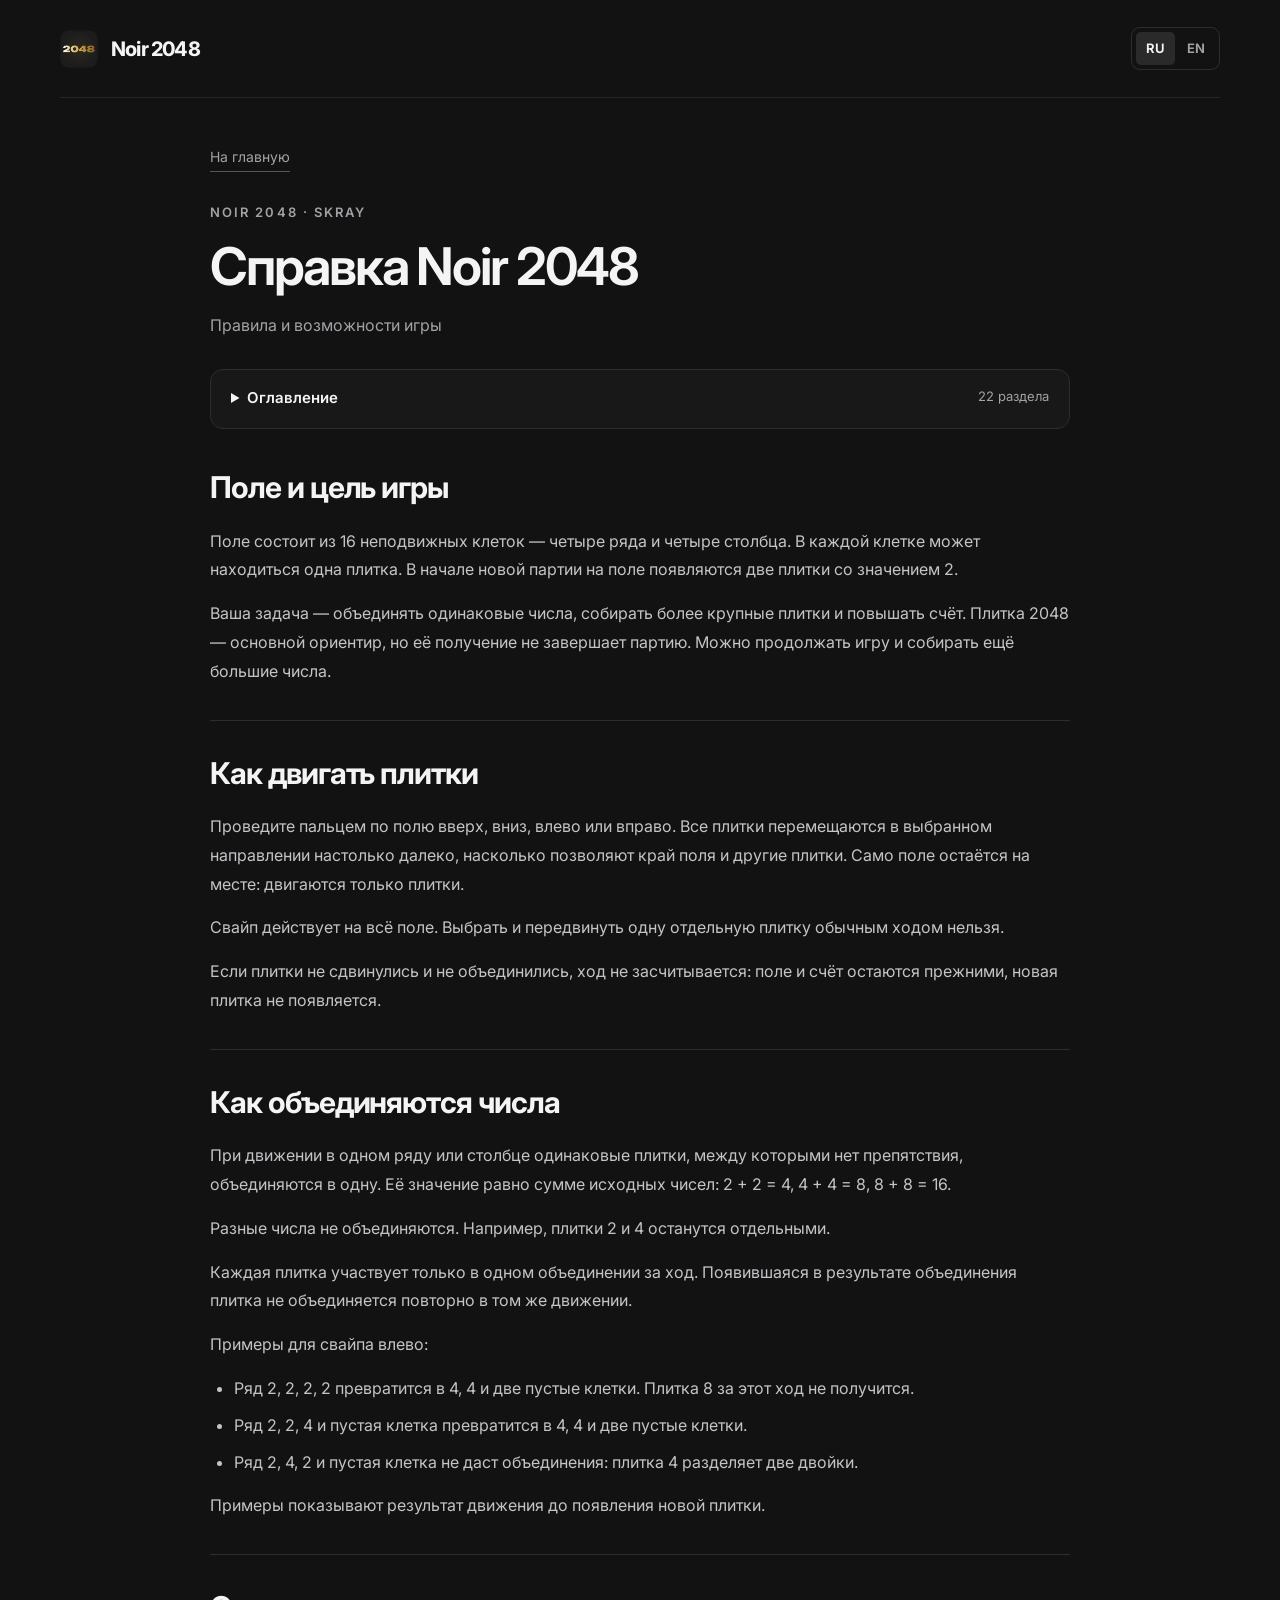
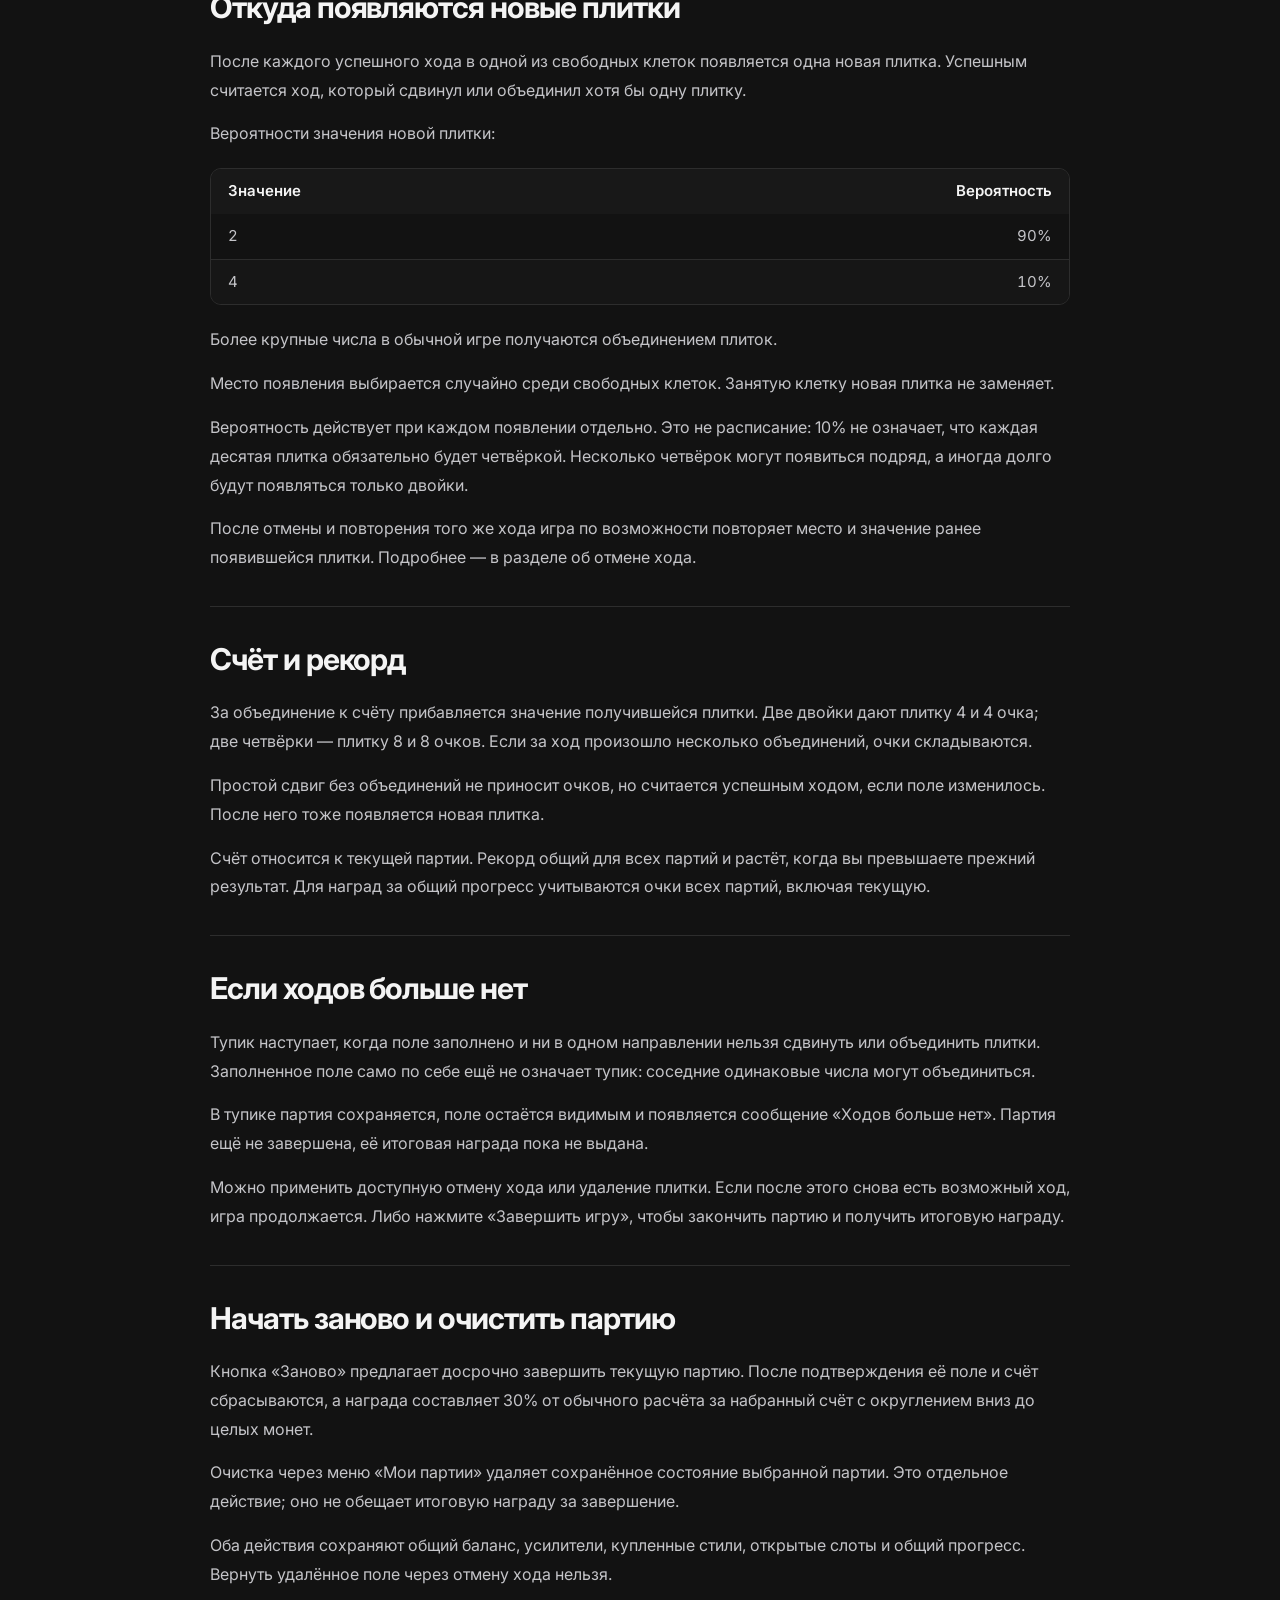
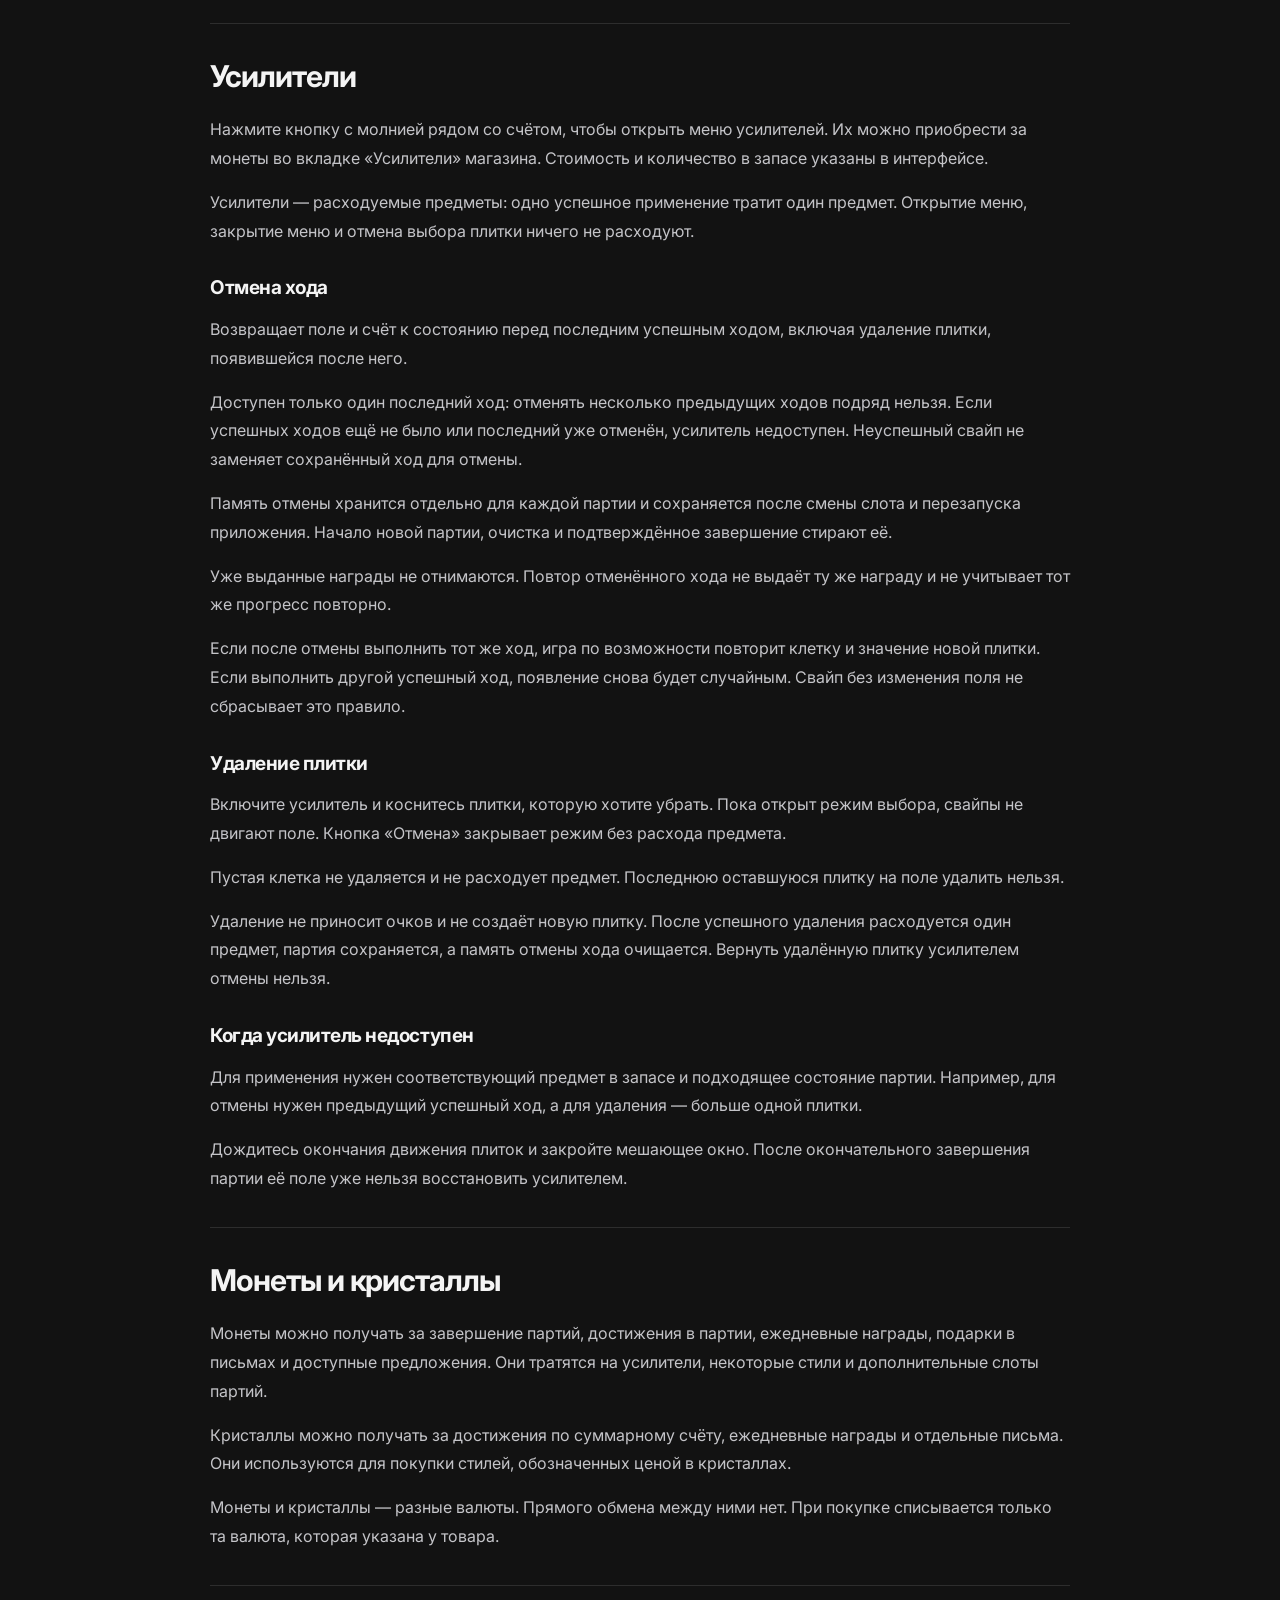
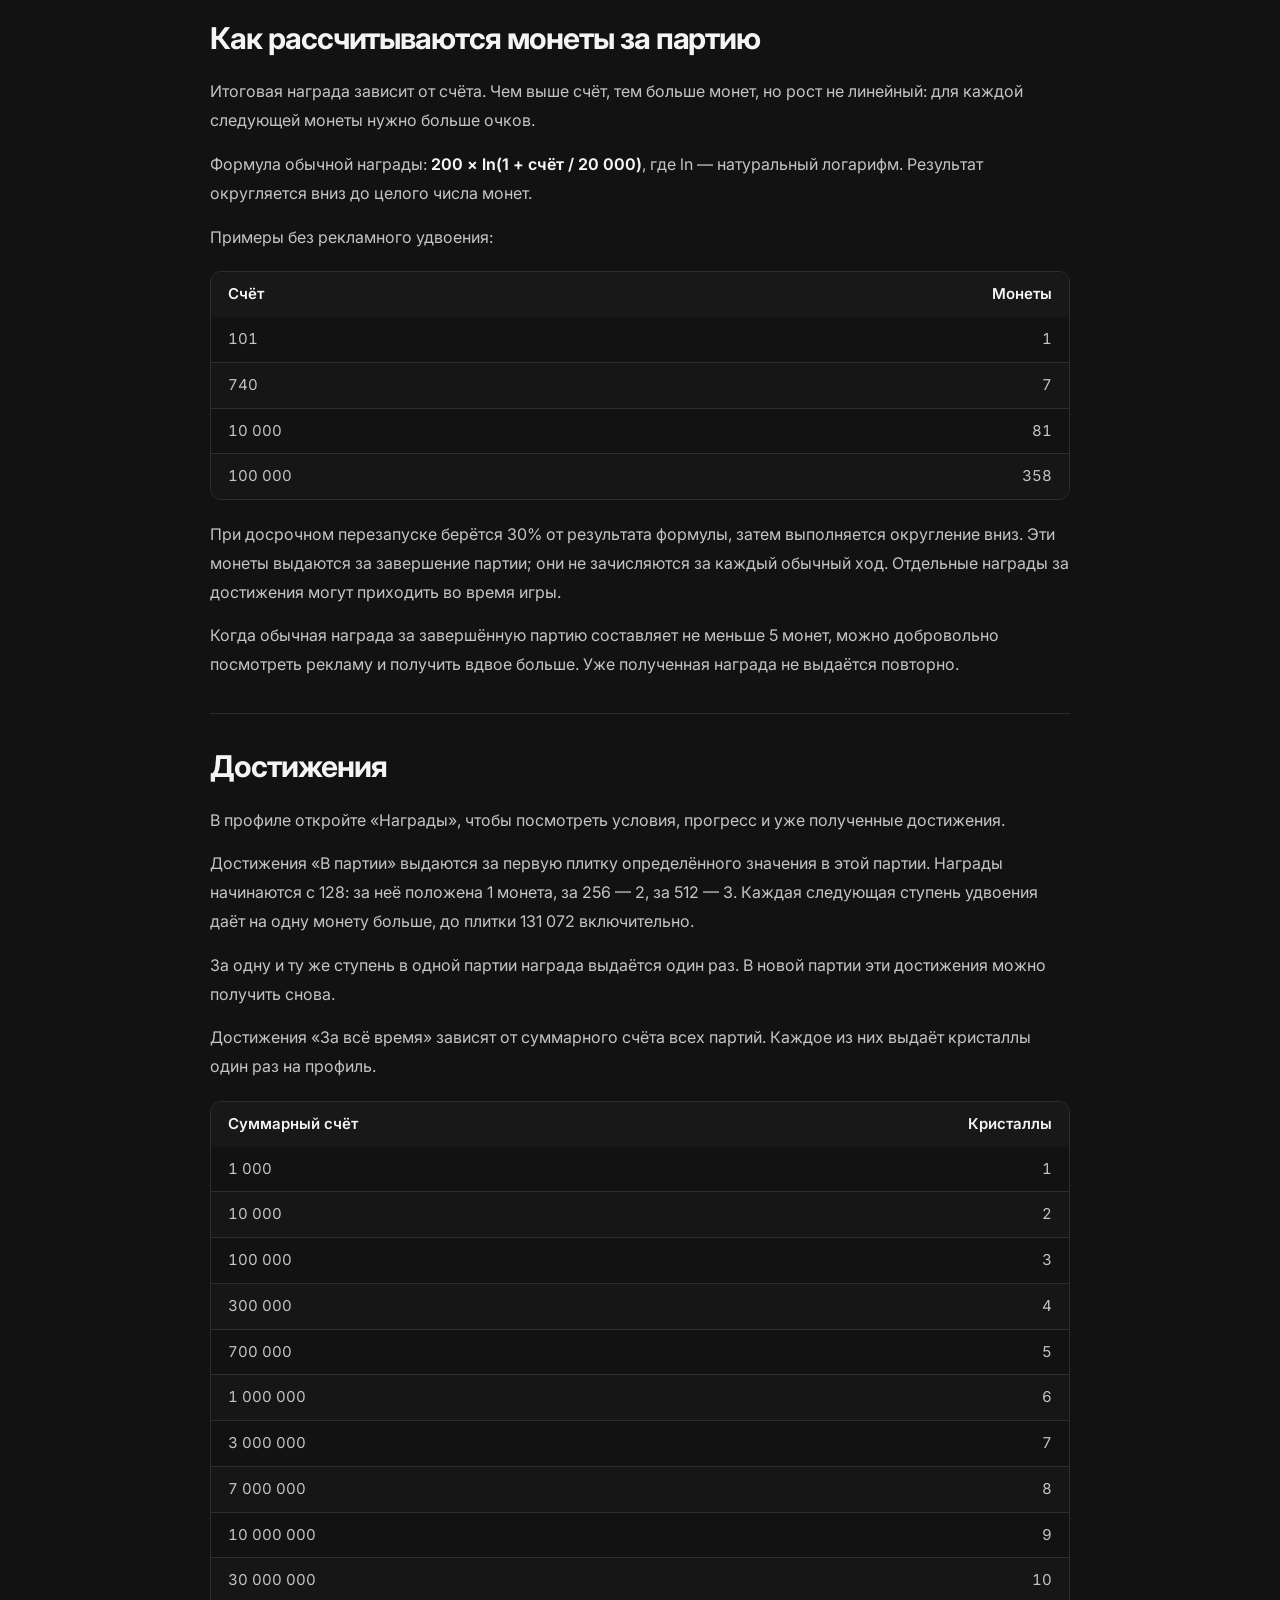
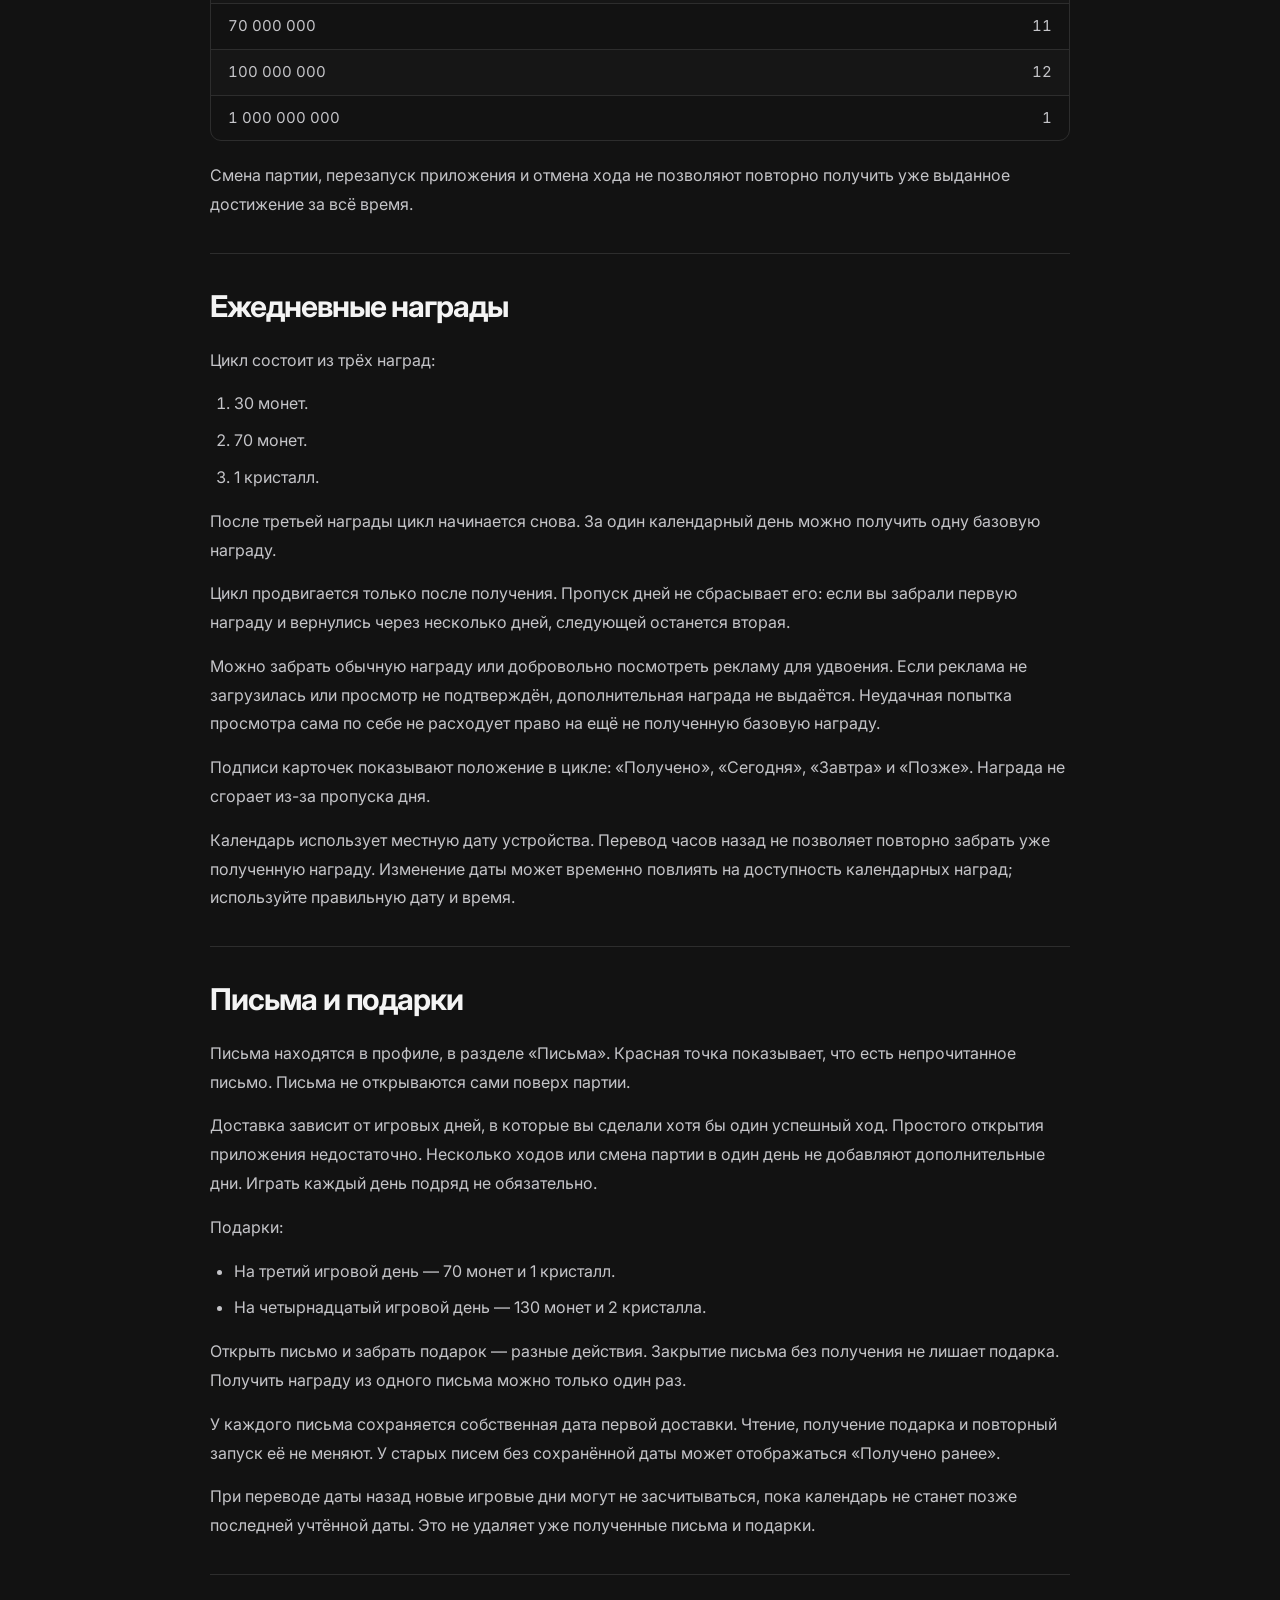
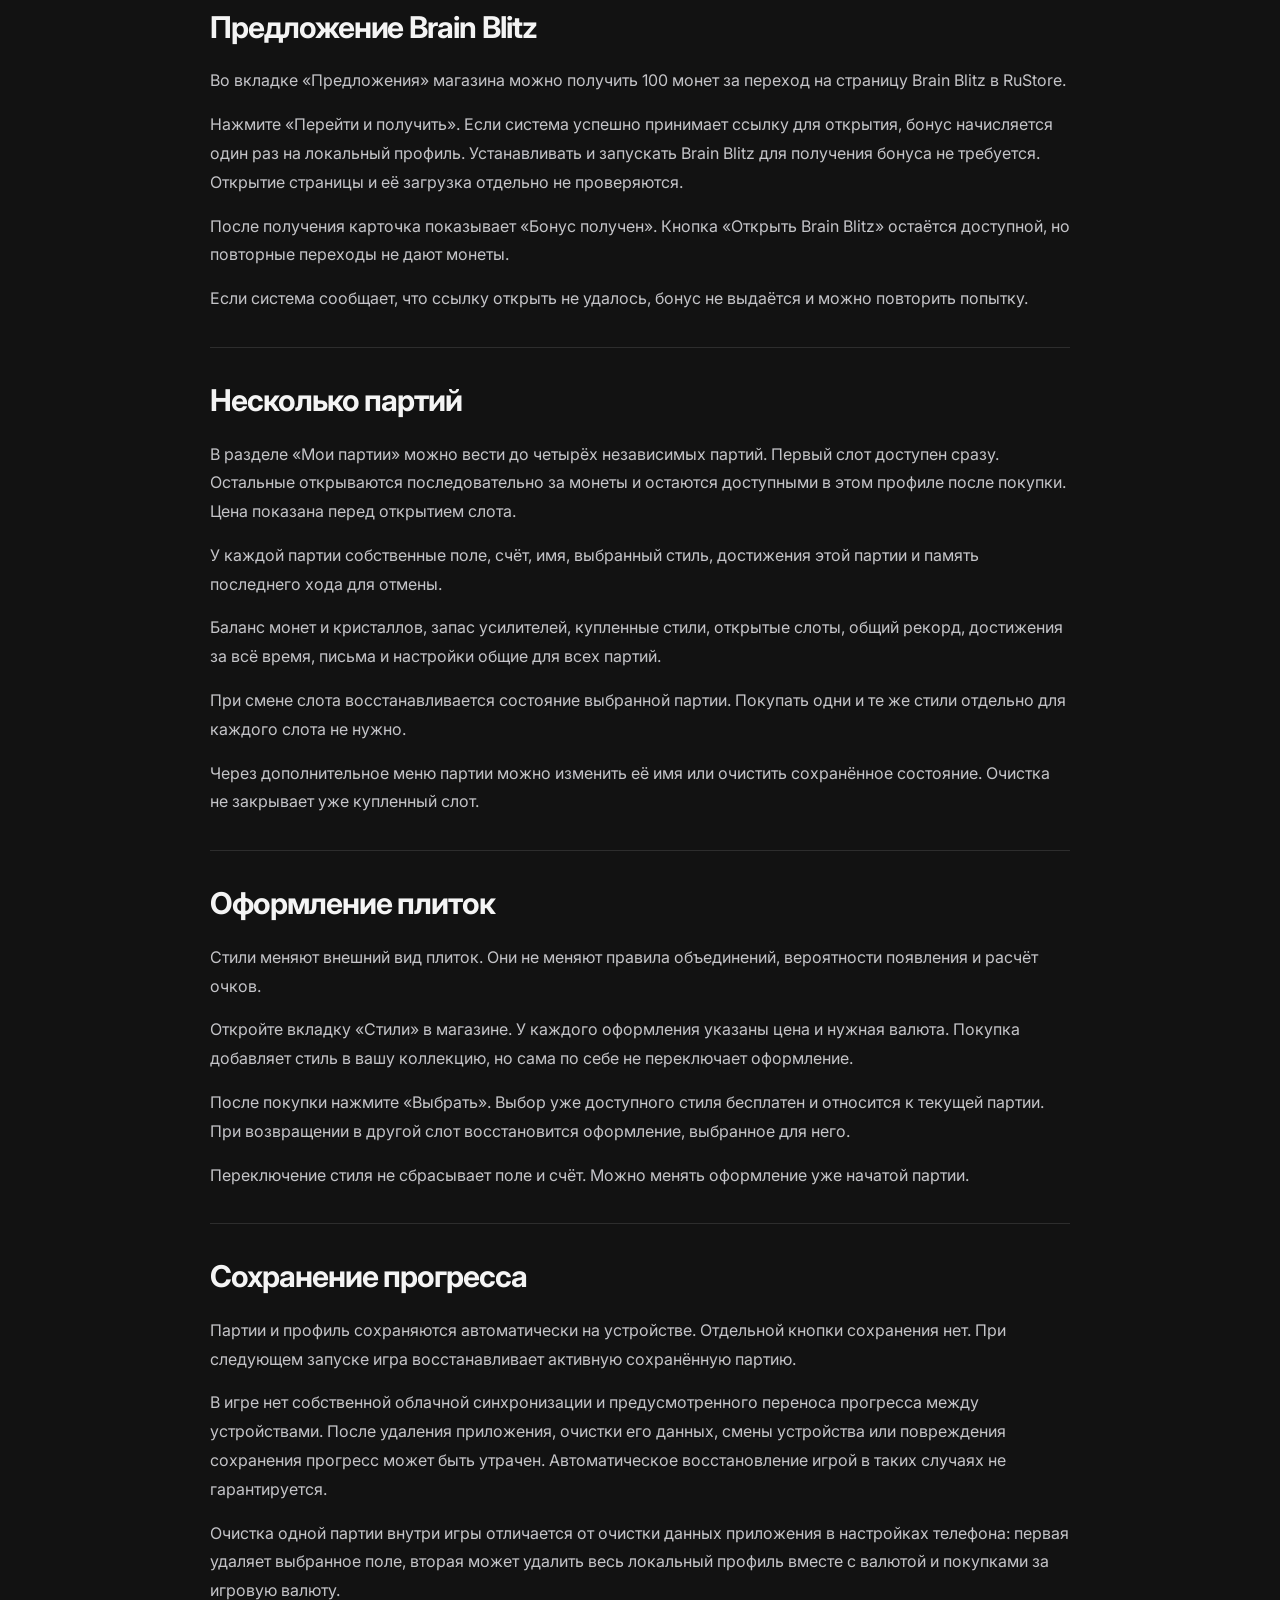
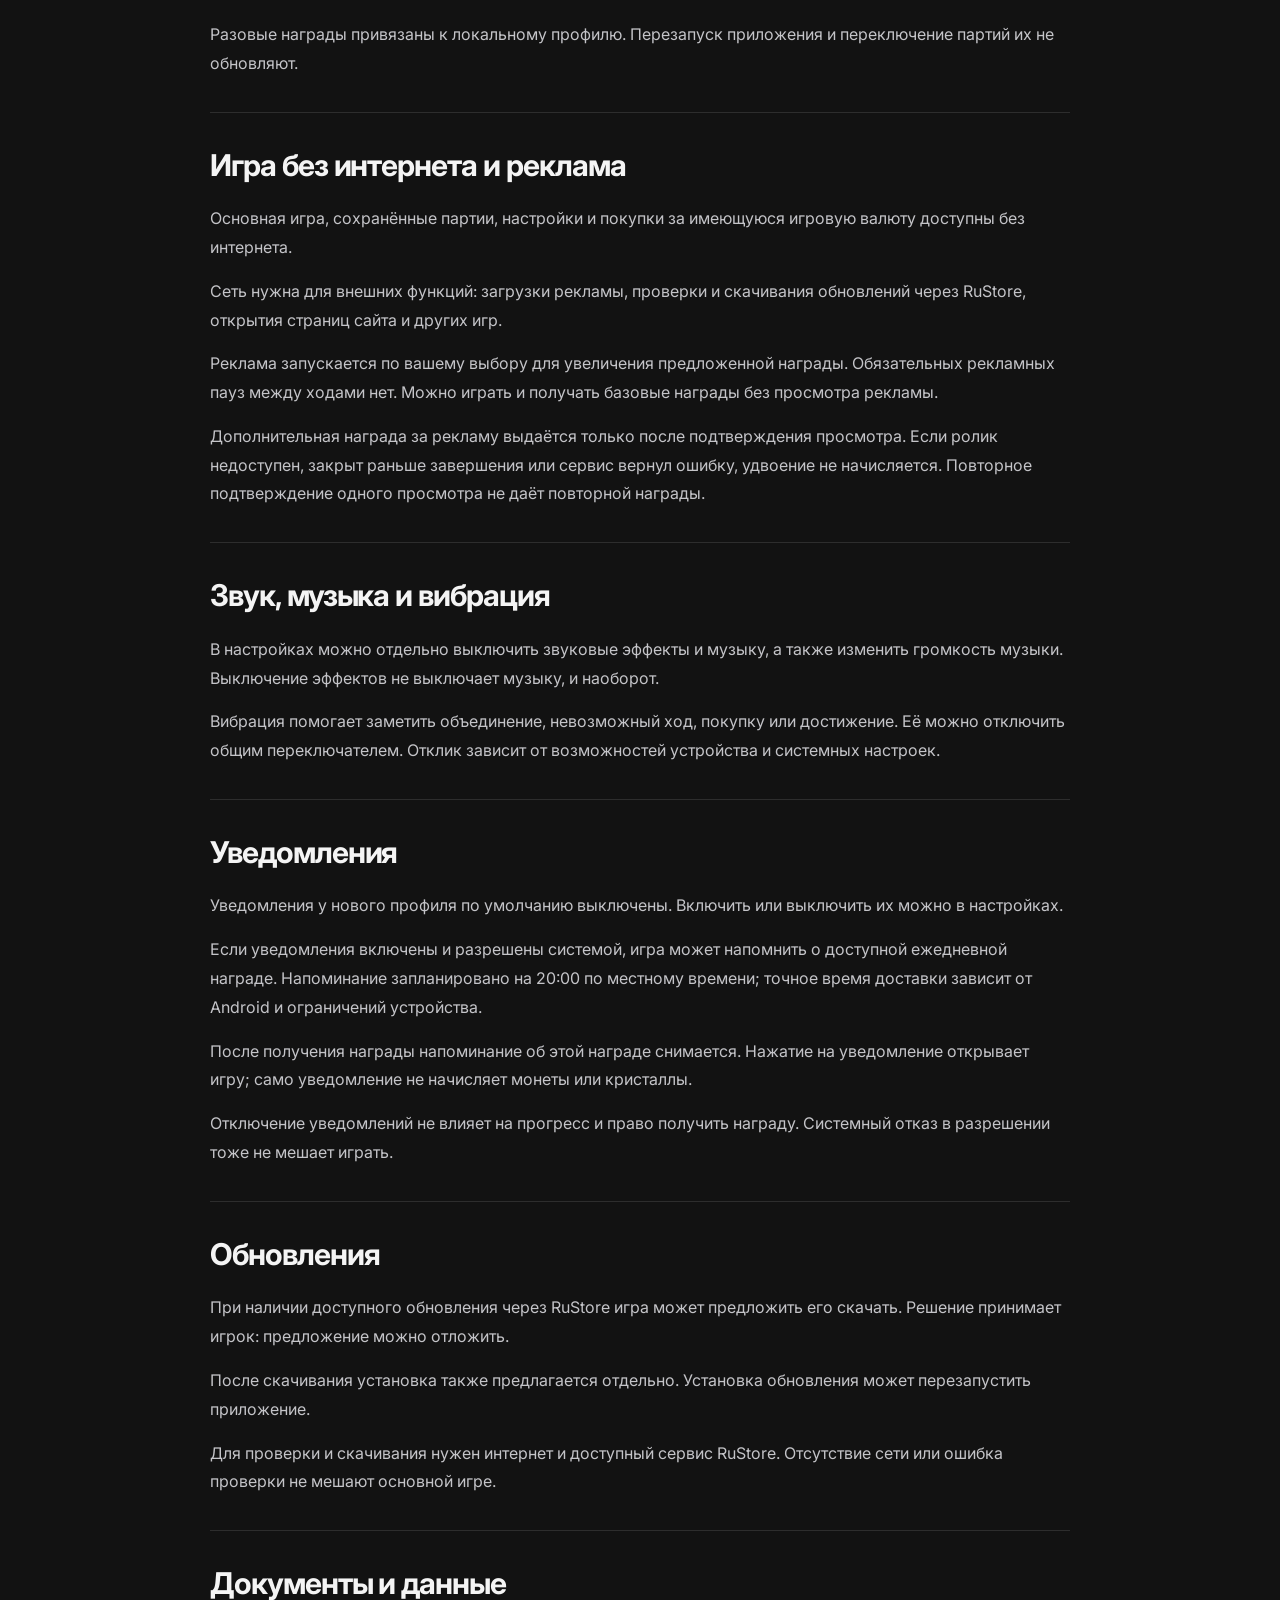
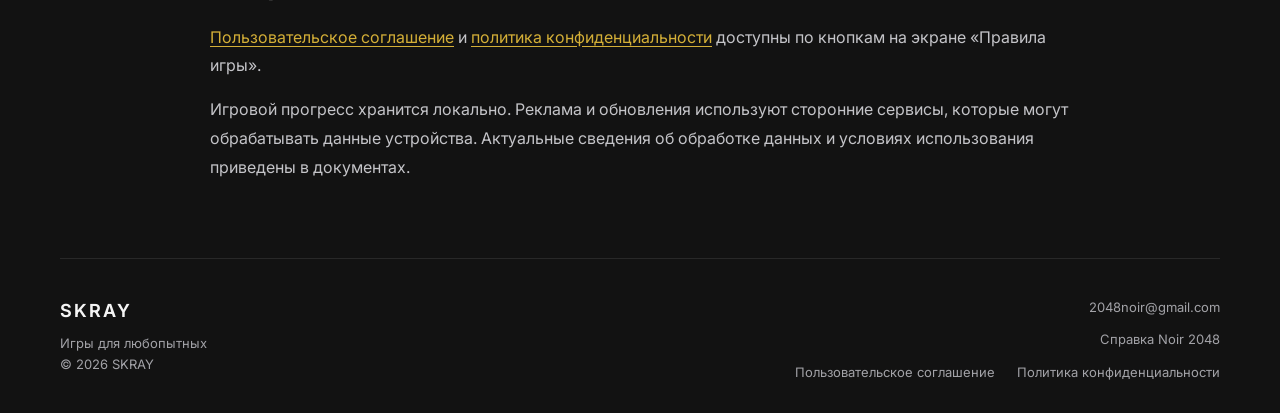
<file: help.html>
<!doctype html>
<html lang="ru">
<head>
<meta charset="utf-8">
<meta name="viewport" content="width=device-width, initial-scale=1">
<meta name="theme-color" content="#121212">
<meta name="description" content="Подробная справка Noir 2048: правила игры, усилители, валюты, награды, партии и сохранение прогресса.">
<meta property="og:title" content="Справка Noir 2048 — SKRAY">
<meta property="og:description" content="Подробная справка Noir 2048: правила игры, усилители, валюты, награды, партии и сохранение прогресса.">
<meta property="og:type" content="article">
<title>Справка Noir 2048 — SKRAY</title>
<link rel="icon" href="./assets/logo-v2.png">
<link rel="stylesheet" href="./styles.css">
<link rel="alternate" hreflang="ru" href="./help.html">
<link rel="alternate" hreflang="en" href="./help.en.html">
<script src="./help.js" defer></script>
</head>
<body data-page="help">
<a class="skip" href="#content">Перейти к содержимому</a>
<header class="site-header help-header wrap">
<a class="brand" href="./index.html"><img src="./assets/logo-v2.png" alt="" width="38" height="38"><span>Noir 2048</span></a>
<div class="lang-switch" role="group" aria-label="Язык / Language"><a href="./help.html" data-help-language="ru" lang="ru" hreflang="ru" aria-current="true">RU</a><a href="./help.en.html" data-help-language="en" lang="en" hreflang="en" aria-current="false">EN</a></div>
</header>
<main id="content" class="help-main wrap">
<a class="text-link help-home" href="./index.html">На главную</a>
<div class="help-heading"><p class="eyebrow">NOIR 2048 · SKRAY</p><h1>Справка Noir 2048</h1><p class="muted">Правила и возможности игры</p></div>
<details class="help-toc"><summary>Оглавление<span>22 раздела</span></summary><nav aria-label="Оглавление"><ol><li><a href="#field">Поле и цель игры</a></li>
<li><a href="#moves">Как двигать плитки</a></li>
<li><a href="#merges">Как объединяются числа</a></li>
<li><a href="#new-tiles">Откуда появляются новые плитки</a></li>
<li><a href="#score">Счёт и рекорд</a></li>
<li><a href="#no-moves">Если ходов больше нет</a></li>
<li><a href="#restart">Начать заново и очистить партию</a></li>
<li><a href="#boosts">Усилители</a></li>
<li><a href="#currency">Монеты и кристаллы</a></li>
<li><a href="#coin-rewards">Как рассчитываются монеты за партию</a></li>
<li><a href="#achievements">Достижения</a></li>
<li><a href="#daily-rewards">Ежедневные награды</a></li>
<li><a href="#letters">Письма и подарки</a></li>
<li><a href="#brain-blitz">Предложение Brain Blitz</a></li>
<li><a href="#games">Несколько партий</a></li>
<li><a href="#styles">Оформление плиток</a></li>
<li><a href="#saves">Сохранение прогресса</a></li>
<li><a href="#offline">Игра без интернета и реклама</a></li>
<li><a href="#sound">Звук, музыка и вибрация</a></li>
<li><a href="#notifications">Уведомления</a></li>
<li><a href="#updates">Обновления</a></li>
<li><a href="#documents">Документы и данные</a></li></ol></nav></details>
<article class="help-article" aria-label="Справка Noir 2048">
<section class="help-section" aria-labelledby="field"><h2 id="field">Поле и цель игры</h2>
<p>Поле состоит из 16 неподвижных клеток — четыре ряда и четыре столбца. В каждой клетке может находиться одна плитка. В начале новой партии на поле появляются две плитки со значением 2.</p>
<p>Ваша задача — объединять одинаковые числа, собирать более крупные плитки и повышать счёт. Плитка 2048 — основной ориентир, но её получение не завершает партию. Можно продолжать игру и собирать ещё большие числа.</p>
</section>
<section class="help-section" aria-labelledby="moves"><h2 id="moves">Как двигать плитки</h2>
<p>Проведите пальцем по полю вверх, вниз, влево или вправо. Все плитки перемещаются в выбранном направлении настолько далеко, насколько позволяют край поля и другие плитки. Само поле остаётся на месте: двигаются только плитки.</p>
<p>Свайп действует на всё поле. Выбрать и передвинуть одну отдельную плитку обычным ходом нельзя.</p>
<p>Если плитки не сдвинулись и не объединились, ход не засчитывается: поле и счёт остаются прежними, новая плитка не появляется.</p>
</section>
<section class="help-section" aria-labelledby="merges"><h2 id="merges">Как объединяются числа</h2>
<p>При движении в одном ряду или столбце одинаковые плитки, между которыми нет препятствия, объединяются в одну. Её значение равно сумме исходных чисел: 2 + 2 = 4, 4 + 4 = 8, 8 + 8 = 16.</p>
<p>Разные числа не объединяются. Например, плитки 2 и 4 останутся отдельными.</p>
<p>Каждая плитка участвует только в одном объединении за ход. Появившаяся в результате объединения плитка не объединяется повторно в том же движении.</p>
<p>Примеры для свайпа влево:</p>
<ul>
<li>Ряд 2, 2, 2, 2 превратится в 4, 4 и две пустые клетки. Плитка 8 за этот ход не получится.</li>
<li>Ряд 2, 2, 4 и пустая клетка превратится в 4, 4 и две пустые клетки.</li>
<li>Ряд 2, 4, 2 и пустая клетка не даст объединения: плитка 4 разделяет две двойки.</li>
</ul>
<p>Примеры показывают результат движения до появления новой плитки.</p>
</section>
<section class="help-section" aria-labelledby="new-tiles"><h2 id="new-tiles">Откуда появляются новые плитки</h2>
<p>После каждого успешного хода в одной из свободных клеток появляется одна новая плитка. Успешным считается ход, который сдвинул или объединил хотя бы одну плитку.</p>
<p>Вероятности значения новой плитки:</p>
<div class="help-table"><table><thead><tr><th scope="col">Значение</th><th scope="col">Вероятность</th></tr></thead><tbody>
<tr><td>2</td><td>90%</td></tr>
<tr><td>4</td><td>10%</td></tr>
</tbody></table></div>
<p>Более крупные числа в обычной игре получаются объединением плиток.</p>
<p>Место появления выбирается случайно среди свободных клеток. Занятую клетку новая плитка не заменяет.</p>
<p>Вероятность действует при каждом появлении отдельно. Это не расписание: 10% не означает, что каждая десятая плитка обязательно будет четвёркой. Несколько четвёрок могут появиться подряд, а иногда долго будут появляться только двойки.</p>
<p>После отмены и повторения того же хода игра по возможности повторяет место и значение ранее появившейся плитки. Подробнее — в разделе об отмене хода.</p>
</section>
<section class="help-section" aria-labelledby="score"><h2 id="score">Счёт и рекорд</h2>
<p>За объединение к счёту прибавляется значение получившейся плитки. Две двойки дают плитку 4 и 4 очка; две четвёрки — плитку 8 и 8 очков. Если за ход произошло несколько объединений, очки складываются.</p>
<p>Простой сдвиг без объединений не приносит очков, но считается успешным ходом, если поле изменилось. После него тоже появляется новая плитка.</p>
<p>Счёт относится к текущей партии. Рекорд общий для всех партий и растёт, когда вы превышаете прежний результат. Для наград за общий прогресс учитываются очки всех партий, включая текущую.</p>
</section>
<section class="help-section" aria-labelledby="no-moves"><h2 id="no-moves">Если ходов больше нет</h2>
<p>Тупик наступает, когда поле заполнено и ни в одном направлении нельзя сдвинуть или объединить плитки. Заполненное поле само по себе ещё не означает тупик: соседние одинаковые числа могут объединиться.</p>
<p>В тупике партия сохраняется, поле остаётся видимым и появляется сообщение «Ходов больше нет». Партия ещё не завершена, её итоговая награда пока не выдана.</p>
<p>Можно применить доступную отмену хода или удаление плитки. Если после этого снова есть возможный ход, игра продолжается. Либо нажмите «Завершить игру», чтобы закончить партию и получить итоговую награду.</p>
</section>
<section class="help-section" aria-labelledby="restart"><h2 id="restart">Начать заново и очистить партию</h2>
<p>Кнопка «Заново» предлагает досрочно завершить текущую партию. После подтверждения её поле и счёт сбрасываются, а награда составляет 30% от обычного расчёта за набранный счёт с округлением вниз до целых монет.</p>
<p>Очистка через меню «Мои партии» удаляет сохранённое состояние выбранной партии. Это отдельное действие; оно не обещает итоговую награду за завершение.</p>
<p>Оба действия сохраняют общий баланс, усилители, купленные стили, открытые слоты и общий прогресс. Вернуть удалённое поле через отмену хода нельзя.</p>
</section>
<section class="help-section" aria-labelledby="boosts"><h2 id="boosts">Усилители</h2>
<p>Нажмите кнопку с молнией рядом со счётом, чтобы открыть меню усилителей. Их можно приобрести за монеты во вкладке «Усилители» магазина. Стоимость и количество в запасе указаны в интерфейсе.</p>
<p>Усилители — расходуемые предметы: одно успешное применение тратит один предмет. Открытие меню, закрытие меню и отмена выбора плитки ничего не расходуют.</p>
<h3 id="undo">Отмена хода</h3>
<p>Возвращает поле и счёт к состоянию перед последним успешным ходом, включая удаление плитки, появившейся после него.</p>
<p>Доступен только один последний ход: отменять несколько предыдущих ходов подряд нельзя. Если успешных ходов ещё не было или последний уже отменён, усилитель недоступен. Неуспешный свайп не заменяет сохранённый ход для отмены.</p>
<p>Память отмены хранится отдельно для каждой партии и сохраняется после смены слота и перезапуска приложения. Начало новой партии, очистка и подтверждённое завершение стирают её.</p>
<p>Уже выданные награды не отнимаются. Повтор отменённого хода не выдаёт ту же награду и не учитывает тот же прогресс повторно.</p>
<p>Если после отмены выполнить тот же ход, игра по возможности повторит клетку и значение новой плитки. Если выполнить другой успешный ход, появление снова будет случайным. Свайп без изменения поля не сбрасывает это правило.</p>
<h3 id="delete">Удаление плитки</h3>
<p>Включите усилитель и коснитесь плитки, которую хотите убрать. Пока открыт режим выбора, свайпы не двигают поле. Кнопка «Отмена» закрывает режим без расхода предмета.</p>
<p>Пустая клетка не удаляется и не расходует предмет. Последнюю оставшуюся плитку на поле удалить нельзя.</p>
<p>Удаление не приносит очков и не создаёт новую плитку. После успешного удаления расходуется один предмет, партия сохраняется, а память отмены хода очищается. Вернуть удалённую плитку усилителем отмены нельзя.</p>
<h3 id="boost-unavailable">Когда усилитель недоступен</h3>
<p>Для применения нужен соответствующий предмет в запасе и подходящее состояние партии. Например, для отмены нужен предыдущий успешный ход, а для удаления — больше одной плитки.</p>
<p>Дождитесь окончания движения плиток и закройте мешающее окно. После окончательного завершения партии её поле уже нельзя восстановить усилителем.</p>
</section>
<section class="help-section" aria-labelledby="currency"><h2 id="currency">Монеты и кристаллы</h2>
<p>Монеты можно получать за завершение партий, достижения в партии, ежедневные награды, подарки в письмах и доступные предложения. Они тратятся на усилители, некоторые стили и дополнительные слоты партий.</p>
<p>Кристаллы можно получать за достижения по суммарному счёту, ежедневные награды и отдельные письма. Они используются для покупки стилей, обозначенных ценой в кристаллах.</p>
<p>Монеты и кристаллы — разные валюты. Прямого обмена между ними нет. При покупке списывается только та валюта, которая указана у товара.</p>
</section>
<section class="help-section" aria-labelledby="coin-rewards"><h2 id="coin-rewards">Как рассчитываются монеты за партию</h2>
<p>Итоговая награда зависит от счёта. Чем выше счёт, тем больше монет, но рост не линейный: для каждой следующей монеты нужно больше очков.</p>
<p>Формула обычной награды: <strong>200 × ln(1 + счёт / 20 000)</strong>, где ln — натуральный логарифм. Результат округляется вниз до целого числа монет.</p>
<p>Примеры без рекламного удвоения:</p>
<div class="help-table"><table><thead><tr><th scope="col">Счёт</th><th scope="col">Монеты</th></tr></thead><tbody>
<tr><td>101</td><td>1</td></tr>
<tr><td>740</td><td>7</td></tr>
<tr><td>10 000</td><td>81</td></tr>
<tr><td>100 000</td><td>358</td></tr>
</tbody></table></div>
<p>При досрочном перезапуске берётся 30% от результата формулы, затем выполняется округление вниз. Эти монеты выдаются за завершение партии; они не зачисляются за каждый обычный ход. Отдельные награды за достижения могут приходить во время игры.</p>
<p>Когда обычная награда за завершённую партию составляет не меньше 5 монет, можно добровольно посмотреть рекламу и получить вдвое больше. Уже полученная награда не выдаётся повторно.</p>
</section>
<section class="help-section" aria-labelledby="achievements"><h2 id="achievements">Достижения</h2>
<p>В профиле откройте «Награды», чтобы посмотреть условия, прогресс и уже полученные достижения.</p>
<p>Достижения «В партии» выдаются за первую плитку определённого значения в этой партии. Награды начинаются с 128: за неё положена 1 монета, за 256 — 2, за 512 — 3. Каждая следующая ступень удвоения даёт на одну монету больше, до плитки 131 072 включительно.</p>
<p>За одну и ту же ступень в одной партии награда выдаётся один раз. В новой партии эти достижения можно получить снова.</p>
<p>Достижения «За всё время» зависят от суммарного счёта всех партий. Каждое из них выдаёт кристаллы один раз на профиль.</p>
<div class="help-table"><table><thead><tr><th scope="col">Суммарный счёт</th><th scope="col">Кристаллы</th></tr></thead><tbody>
<tr><td>1 000</td><td>1</td></tr>
<tr><td>10 000</td><td>2</td></tr>
<tr><td>100 000</td><td>3</td></tr>
<tr><td>300 000</td><td>4</td></tr>
<tr><td>700 000</td><td>5</td></tr>
<tr><td>1 000 000</td><td>6</td></tr>
<tr><td>3 000 000</td><td>7</td></tr>
<tr><td>7 000 000</td><td>8</td></tr>
<tr><td>10 000 000</td><td>9</td></tr>
<tr><td>30 000 000</td><td>10</td></tr>
<tr><td>70 000 000</td><td>11</td></tr>
<tr><td>100 000 000</td><td>12</td></tr>
<tr><td>1 000 000 000</td><td>1</td></tr>
</tbody></table></div>
<p>Смена партии, перезапуск приложения и отмена хода не позволяют повторно получить уже выданное достижение за всё время.</p>
</section>
<section class="help-section" aria-labelledby="daily-rewards"><h2 id="daily-rewards">Ежедневные награды</h2>
<p>Цикл состоит из трёх наград:</p>
<ol>
<li>30 монет.</li>
<li>70 монет.</li>
<li>1 кристалл.</li>
</ol>
<p>После третьей награды цикл начинается снова. За один календарный день можно получить одну базовую награду.</p>
<p>Цикл продвигается только после получения. Пропуск дней не сбрасывает его: если вы забрали первую награду и вернулись через несколько дней, следующей останется вторая.</p>
<p>Можно забрать обычную награду или добровольно посмотреть рекламу для удвоения. Если реклама не загрузилась или просмотр не подтверждён, дополнительная награда не выдаётся. Неудачная попытка просмотра сама по себе не расходует право на ещё не полученную базовую награду.</p>
<p>Подписи карточек показывают положение в цикле: «Получено», «Сегодня», «Завтра» и «Позже». Награда не сгорает из-за пропуска дня.</p>
<p>Календарь использует местную дату устройства. Перевод часов назад не позволяет повторно забрать уже полученную награду. Изменение даты может временно повлиять на доступность календарных наград; используйте правильную дату и время.</p>
</section>
<section class="help-section" aria-labelledby="letters"><h2 id="letters">Письма и подарки</h2>
<p>Письма находятся в профиле, в разделе «Письма». Красная точка показывает, что есть непрочитанное письмо. Письма не открываются сами поверх партии.</p>
<p>Доставка зависит от игровых дней, в которые вы сделали хотя бы один успешный ход. Простого открытия приложения недостаточно. Несколько ходов или смена партии в один день не добавляют дополнительные дни. Играть каждый день подряд не обязательно.</p>
<p>Подарки:</p>
<ul>
<li>На третий игровой день — 70 монет и 1 кристалл.</li>
<li>На четырнадцатый игровой день — 130 монет и 2 кристалла.</li>
</ul>
<p>Открыть письмо и забрать подарок — разные действия. Закрытие письма без получения не лишает подарка. Получить награду из одного письма можно только один раз.</p>
<p>У каждого письма сохраняется собственная дата первой доставки. Чтение, получение подарка и повторный запуск её не меняют. У старых писем без сохранённой даты может отображаться «Получено ранее».</p>
<p>При переводе даты назад новые игровые дни могут не засчитываться, пока календарь не станет позже последней учтённой даты. Это не удаляет уже полученные письма и подарки.</p>
</section>
<section class="help-section" aria-labelledby="brain-blitz"><h2 id="brain-blitz">Предложение Brain Blitz</h2>
<p>Во вкладке «Предложения» магазина можно получить 100 монет за переход на страницу Brain Blitz в RuStore.</p>
<p>Нажмите «Перейти и получить». Если система успешно принимает ссылку для открытия, бонус начисляется один раз на локальный профиль. Устанавливать и запускать Brain Blitz для получения бонуса не требуется. Открытие страницы и её загрузка отдельно не проверяются.</p>
<p>После получения карточка показывает «Бонус получен». Кнопка «Открыть Brain Blitz» остаётся доступной, но повторные переходы не дают монеты.</p>
<p>Если система сообщает, что ссылку открыть не удалось, бонус не выдаётся и можно повторить попытку.</p>
</section>
<section class="help-section" aria-labelledby="games"><h2 id="games">Несколько партий</h2>
<p>В разделе «Мои партии» можно вести до четырёх независимых партий. Первый слот доступен сразу. Остальные открываются последовательно за монеты и остаются доступными в этом профиле после покупки. Цена показана перед открытием слота.</p>
<p>У каждой партии собственные поле, счёт, имя, выбранный стиль, достижения этой партии и память последнего хода для отмены.</p>
<p>Баланс монет и кристаллов, запас усилителей, купленные стили, открытые слоты, общий рекорд, достижения за всё время, письма и настройки общие для всех партий.</p>
<p>При смене слота восстанавливается состояние выбранной партии. Покупать одни и те же стили отдельно для каждого слота не нужно.</p>
<p>Через дополнительное меню партии можно изменить её имя или очистить сохранённое состояние. Очистка не закрывает уже купленный слот.</p>
</section>
<section class="help-section" aria-labelledby="styles"><h2 id="styles">Оформление плиток</h2>
<p>Стили меняют внешний вид плиток. Они не меняют правила объединений, вероятности появления и расчёт очков.</p>
<p>Откройте вкладку «Стили» в магазине. У каждого оформления указаны цена и нужная валюта. Покупка добавляет стиль в вашу коллекцию, но сама по себе не переключает оформление.</p>
<p>После покупки нажмите «Выбрать». Выбор уже доступного стиля бесплатен и относится к текущей партии. При возвращении в другой слот восстановится оформление, выбранное для него.</p>
<p>Переключение стиля не сбрасывает поле и счёт. Можно менять оформление уже начатой партии.</p>
</section>
<section class="help-section" aria-labelledby="saves"><h2 id="saves">Сохранение прогресса</h2>
<p>Партии и профиль сохраняются автоматически на устройстве. Отдельной кнопки сохранения нет. При следующем запуске игра восстанавливает активную сохранённую партию.</p>
<p>В игре нет собственной облачной синхронизации и предусмотренного переноса прогресса между устройствами. После удаления приложения, очистки его данных, смены устройства или повреждения сохранения прогресс может быть утрачен. Автоматическое восстановление игрой в таких случаях не гарантируется.</p>
<p>Очистка одной партии внутри игры отличается от очистки данных приложения в настройках телефона: первая удаляет выбранное поле, вторая может удалить весь локальный профиль вместе с валютой и покупками за игровую валюту.</p>
<p>Разовые награды привязаны к локальному профилю. Перезапуск приложения и переключение партий их не обновляют.</p>
</section>
<section class="help-section" aria-labelledby="offline"><h2 id="offline">Игра без интернета и реклама</h2>
<p>Основная игра, сохранённые партии, настройки и покупки за имеющуюся игровую валюту доступны без интернета.</p>
<p>Сеть нужна для внешних функций: загрузки рекламы, проверки и скачивания обновлений через RuStore, открытия страниц сайта и других игр.</p>
<p>Реклама запускается по вашему выбору для увеличения предложенной награды. Обязательных рекламных пауз между ходами нет. Можно играть и получать базовые награды без просмотра рекламы.</p>
<p>Дополнительная награда за рекламу выдаётся только после подтверждения просмотра. Если ролик недоступен, закрыт раньше завершения или сервис вернул ошибку, удвоение не начисляется. Повторное подтверждение одного просмотра не даёт повторной награды.</p>
</section>
<section class="help-section" aria-labelledby="sound"><h2 id="sound">Звук, музыка и вибрация</h2>
<p>В настройках можно отдельно выключить звуковые эффекты и музыку, а также изменить громкость музыки. Выключение эффектов не выключает музыку, и наоборот.</p>
<p>Вибрация помогает заметить объединение, невозможный ход, покупку или достижение. Её можно отключить общим переключателем. Отклик зависит от возможностей устройства и системных настроек.</p>
</section>
<section class="help-section" aria-labelledby="notifications"><h2 id="notifications">Уведомления</h2>
<p>Уведомления у нового профиля по умолчанию выключены. Включить или выключить их можно в настройках.</p>
<p>Если уведомления включены и разрешены системой, игра может напомнить о доступной ежедневной награде. Напоминание запланировано на 20:00 по местному времени; точное время доставки зависит от Android и ограничений устройства.</p>
<p>После получения награды напоминание об этой награде снимается. Нажатие на уведомление открывает игру; само уведомление не начисляет монеты или кристаллы.</p>
<p>Отключение уведомлений не влияет на прогресс и право получить награду. Системный отказ в разрешении тоже не мешает играть.</p>
</section>
<section class="help-section" aria-labelledby="updates"><h2 id="updates">Обновления</h2>
<p>При наличии доступного обновления через RuStore игра может предложить его скачать. Решение принимает игрок: предложение можно отложить.</p>
<p>После скачивания установка также предлагается отдельно. Установка обновления может перезапустить приложение.</p>
<p>Для проверки и скачивания нужен интернет и доступный сервис RuStore. Отсутствие сети или ошибка проверки не мешают основной игре.</p>
</section>
<section class="help-section" aria-labelledby="documents"><h2 id="documents">Документы и данные</h2>
<p><a href="./terms.html">Пользовательское соглашение</a> и <a href="./privacy.html">политика конфиденциальности</a> доступны по кнопкам на экране «Правила игры».</p>
<p>Игровой прогресс хранится локально. Реклама и обновления используют сторонние сервисы, которые могут обрабатывать данные устройства. Актуальные сведения об обработке данных и условиях использования приведены в документах.</p>
</section>
</article>
</main>
<footer class="footer wrap">
<div><div class="footer-brand">SKRAY</div><p>Игры для любопытных</p><p class="footer-note">© 2026 SKRAY</p></div>
<div class="footer-right"><a href="mailto:2048noir@gmail.com">2048noir@gmail.com</a><a class="footer-help" href="./help.html">Справка Noir 2048</a><div class="footer-legal"><a href="./terms.html">Пользовательское соглашение</a><a href="./privacy.html">Политика конфиденциальности</a></div></div>
</footer>
</body>
</html>
</file>
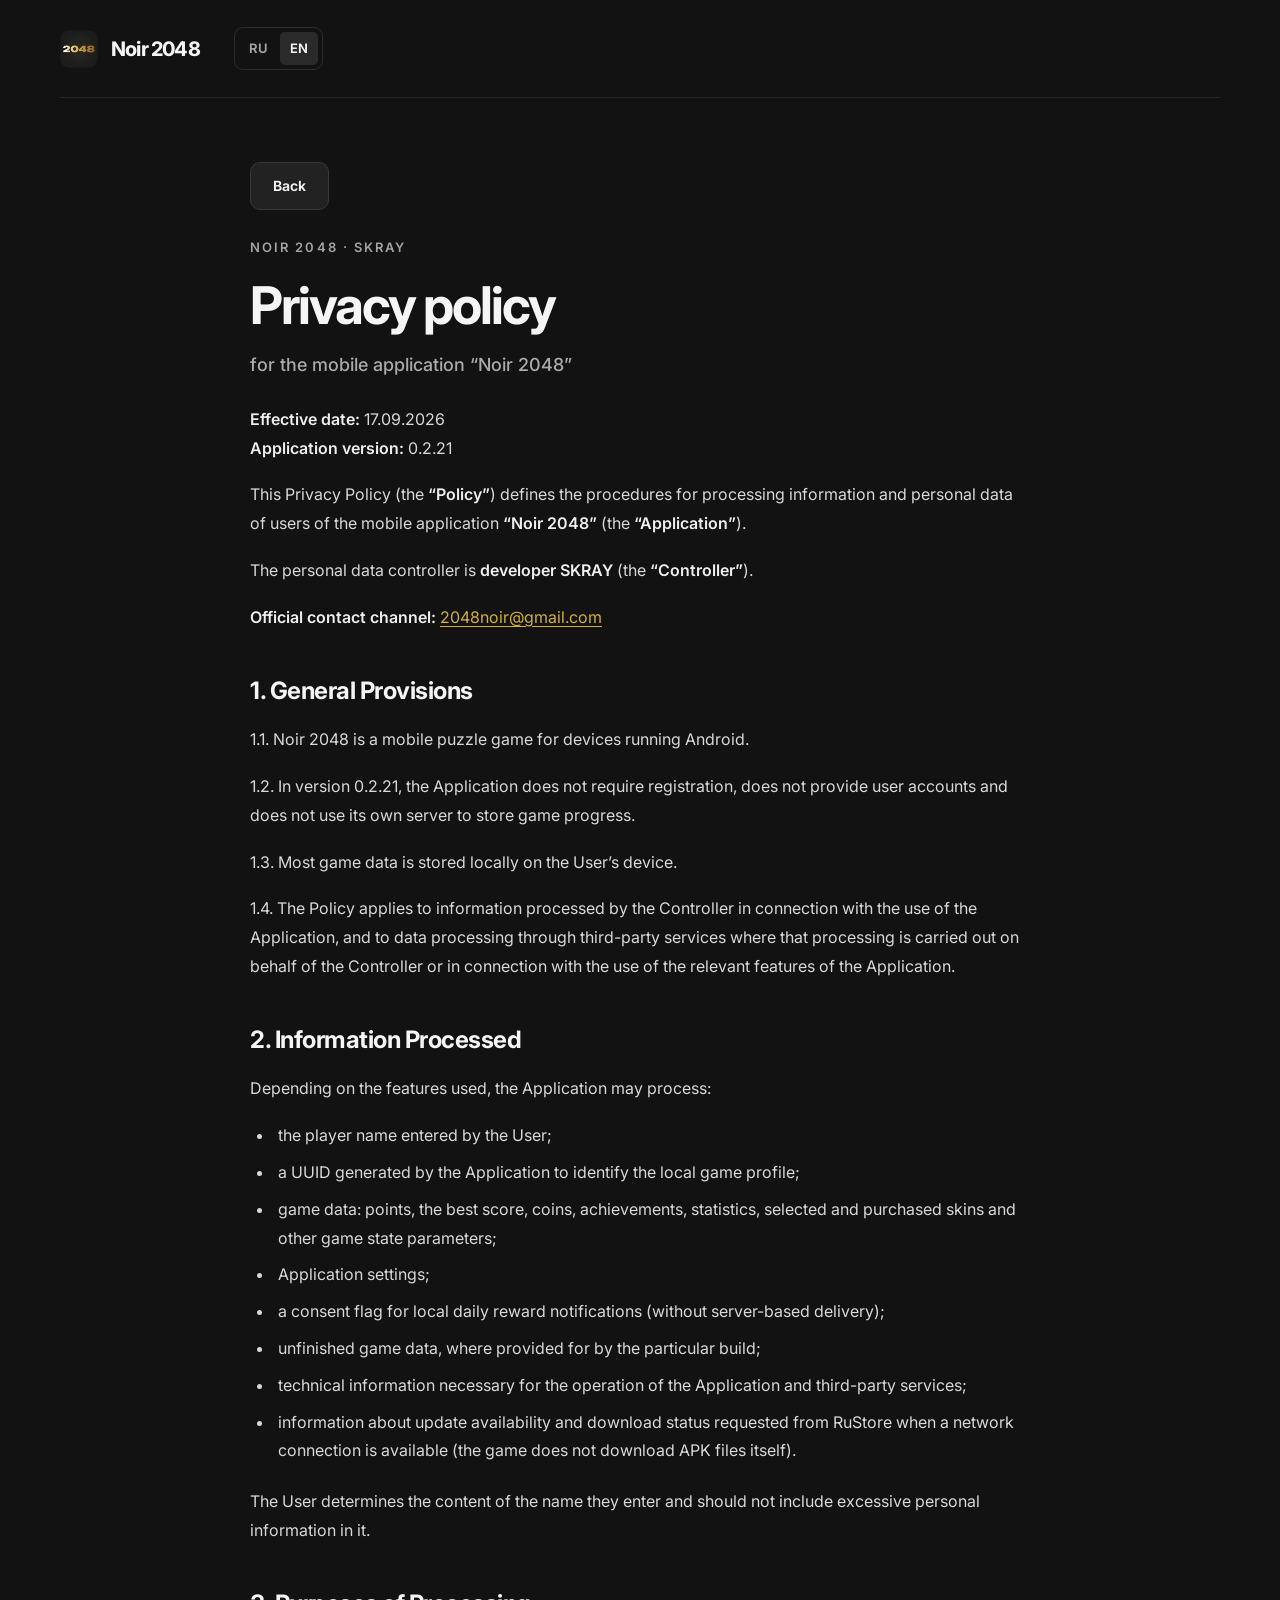
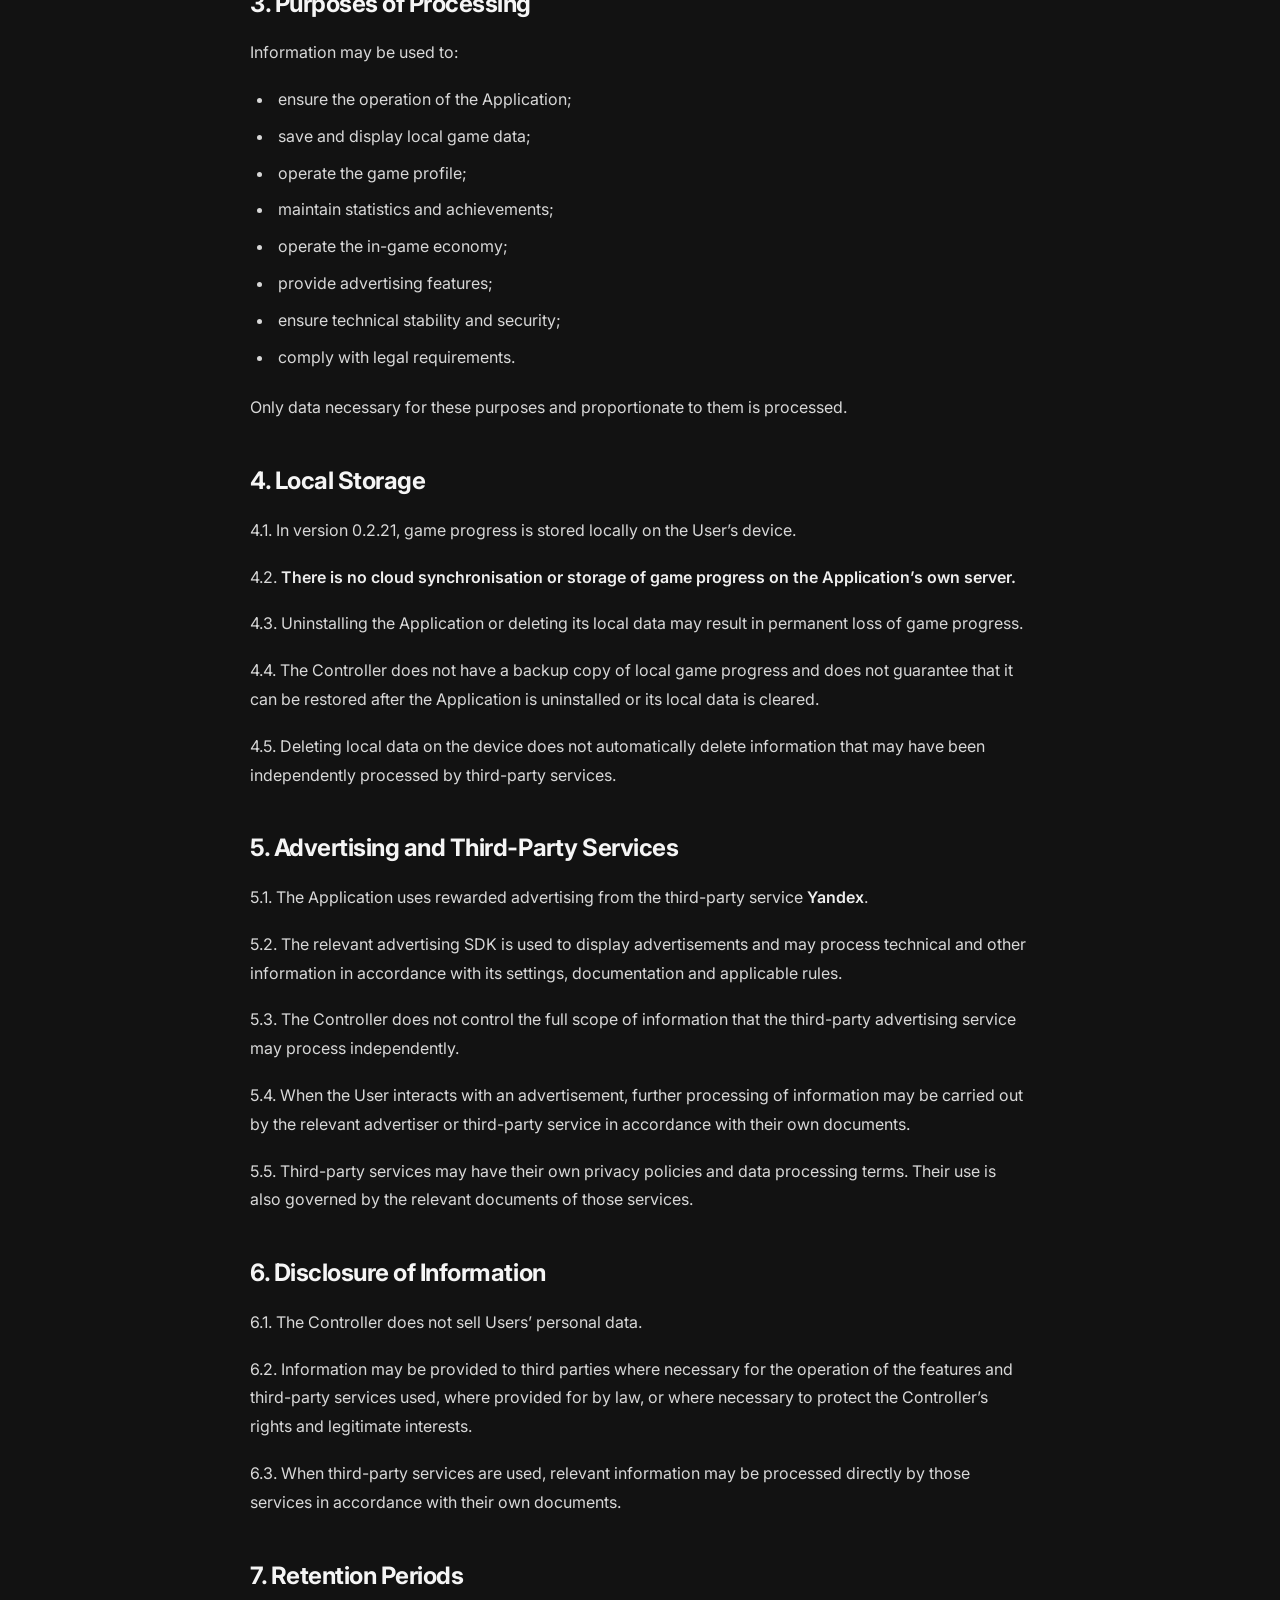
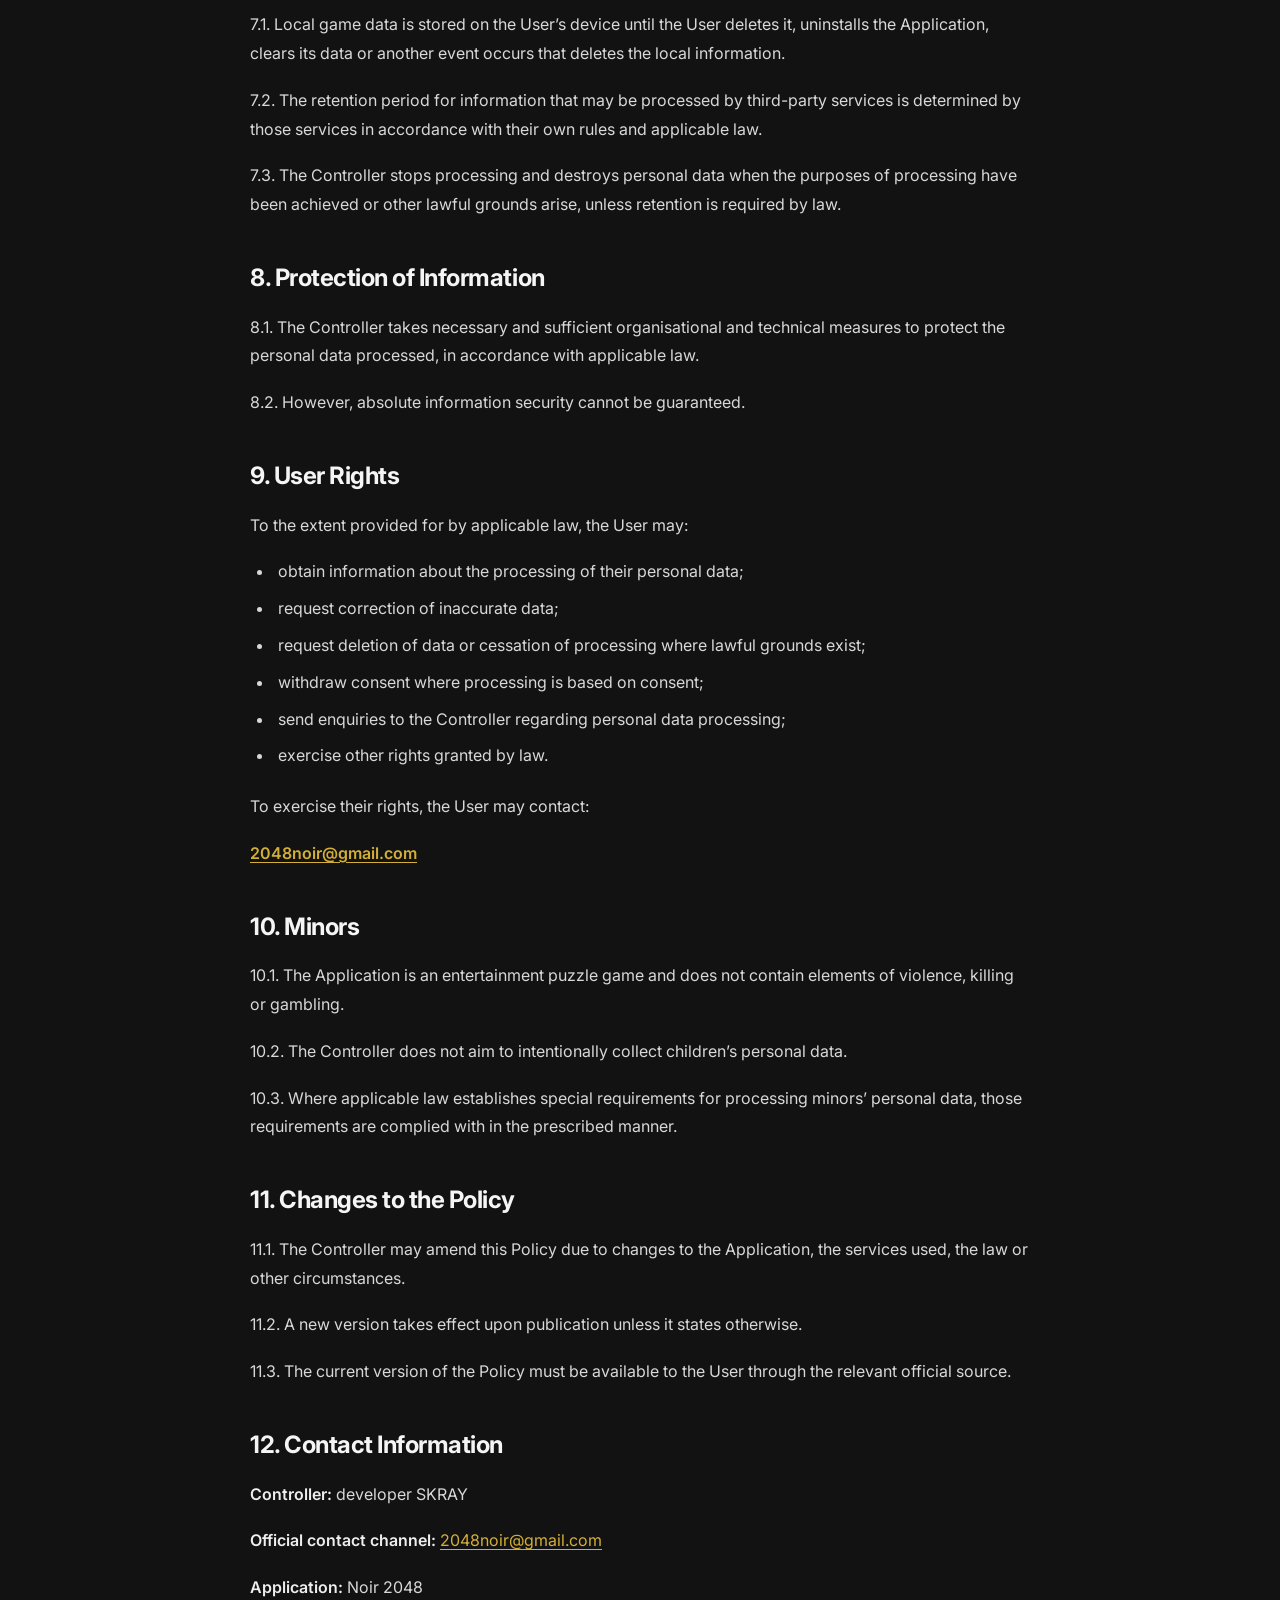
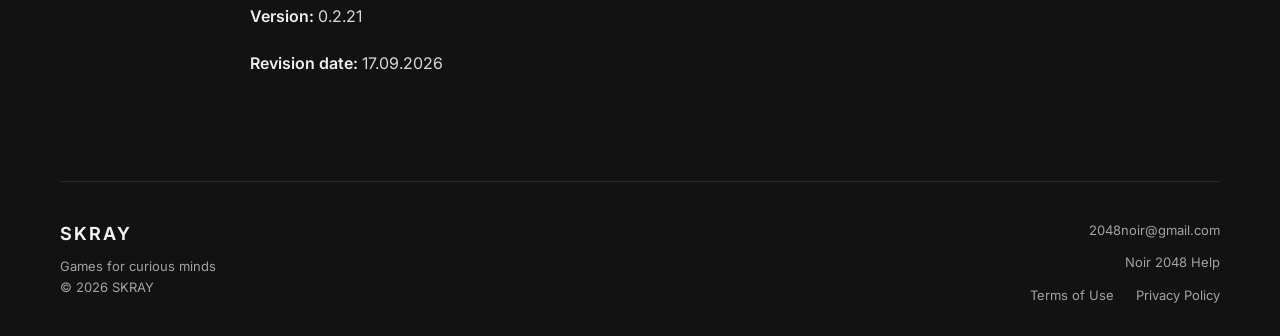
<file: privacy.en.html>
<!doctype html>
<html lang="en">
<head>
<meta charset="utf-8">
<meta name="viewport" content="width=device-width, initial-scale=1">
<meta name="theme-color" content="#121212">
<meta name="description" content="Privacy Policy for the Noir 2048 mobile application by SKRAY.">
<meta property="og:title" content="Privacy Policy — Noir 2048">
<meta property="og:description" content="Privacy Policy for the Noir 2048 mobile application by SKRAY.">
<meta property="og:type" content="article">
<title>Privacy Policy — Noir 2048</title>
<link rel="icon" href="./assets/logo-v2.png">
<link rel="stylesheet" href="./styles.css">
<link rel="alternate" hreflang="ru" href="./privacy.html">
<link rel="alternate" hreflang="en" href="./privacy.en.html">
<script src="./legal.js" defer></script>
</head>
<body data-page="privacy">
<a class="skip" href="#content">Skip to content</a>
<header class="site-header wrap"><a class="brand" href="./en.html"><img src="./assets/logo-v2.png" alt="" width="38" height="38"><span>Noir 2048</span></a><div class="lang-switch" role="group" aria-label="Язык / Language"><a href="./privacy.html" data-document-language="ru" lang="ru" hreflang="ru" aria-current="false">RU</a><a href="./privacy.en.html" data-document-language="en" lang="en" hreflang="en" aria-current="true">EN</a></div></header>
<main id="content" class="wrap legal-main">
<a class="button secondary" href="./en.html">Back</a>
<p class="eyebrow">NOIR 2048 · SKRAY</p>
<article class="legal-document" id="legal-document" aria-label="Privacy Policy">
<h1>PRIVACY POLICY</h1>
<h2 class="legal-subtitle">for the mobile application “Noir 2048”</h2>
<p><strong>Effective date:</strong> 17.09.2026<br><strong>Application version:</strong> 0.2.21</p>
<p>This Privacy Policy (the <strong>“Policy”</strong>) defines the procedures for processing information and personal data of users of the mobile application <strong>“Noir 2048”</strong> (the <strong>“Application”</strong>).</p>
<p>The personal data controller is <strong>developer SKRAY</strong> (the <strong>“Controller”</strong>).</p>
<p><strong>Official contact channel:</strong> <a href="mailto:2048noir@gmail.com">2048noir@gmail.com</a></p>
<h2 id="section-1">1. General Provisions</h2>
<p>1.1. Noir 2048 is a mobile puzzle game for devices running Android.</p>
<p>1.2. In version 0.2.21, the Application does not require registration, does not provide user accounts and does not use its own server to store game progress.</p>
<p>1.3. Most game data is stored locally on the User’s device.</p>
<p>1.4. The Policy applies to information processed by the Controller in connection with the use of the Application, and to data processing through third-party services where that processing is carried out on behalf of the Controller or in connection with the use of the relevant features of the Application.</p>
<h2 id="section-2">2. Information Processed</h2>
<p>Depending on the features used, the Application may process:</p>
<ul>
<li>the player name entered by the User;</li>
<li>a UUID generated by the Application to identify the local game profile;</li>
<li>game data: points, the best score, coins, achievements, statistics, selected and purchased skins and other game state parameters;</li>
<li>Application settings;</li>
<li>a consent flag for local daily reward notifications (without server-based delivery);</li>
<li>unfinished game data, where provided for by the particular build;</li>
<li>technical information necessary for the operation of the Application and third-party services;</li>
<li>information about update availability and download status requested from RuStore when a network connection is available (the game does not download APK files itself).</li>
</ul>
<p>The User determines the content of the name they enter and should not include excessive personal information in it.</p>
<h2 id="section-3">3. Purposes of Processing</h2>
<p>Information may be used to:</p>
<ul>
<li>ensure the operation of the Application;</li>
<li>save and display local game data;</li>
<li>operate the game profile;</li>
<li>maintain statistics and achievements;</li>
<li>operate the in-game economy;</li>
<li>provide advertising features;</li>
<li>ensure technical stability and security;</li>
<li>comply with legal requirements.</li>
</ul>
<p>Only data necessary for these purposes and proportionate to them is processed.</p>
<h2 id="section-4">4. Local Storage</h2>
<p>4.1. In version 0.2.21, game progress is stored locally on the User’s device.</p>
<p>4.2. <strong>There is no cloud synchronisation or storage of game progress on the Application’s own server.</strong></p>
<p>4.3. Uninstalling the Application or deleting its local data may result in permanent loss of game progress.</p>
<p>4.4. The Controller does not have a backup copy of local game progress and does not guarantee that it can be restored after the Application is uninstalled or its local data is cleared.</p>
<p>4.5. Deleting local data on the device does not automatically delete information that may have been independently processed by third-party services.</p>
<h2 id="section-5">5. Advertising and Third-Party Services</h2>
<p>5.1. The Application uses rewarded advertising from the third-party service <strong>Yandex</strong>.</p>
<p>5.2. The relevant advertising SDK is used to display advertisements and may process technical and other information in accordance with its settings, documentation and applicable rules.</p>
<p>5.3. The Controller does not control the full scope of information that the third-party advertising service may process independently.</p>
<p>5.4. When the User interacts with an advertisement, further processing of information may be carried out by the relevant advertiser or third-party service in accordance with their own documents.</p>
<p>5.5. Third-party services may have their own privacy policies and data processing terms. Their use is also governed by the relevant documents of those services.</p>
<h2 id="section-6">6. Disclosure of Information</h2>
<p>6.1. The Controller does not sell Users’ personal data.</p>
<p>6.2. Information may be provided to third parties where necessary for the operation of the features and third-party services used, where provided for by law, or where necessary to protect the Controller’s rights and legitimate interests.</p>
<p>6.3. When third-party services are used, relevant information may be processed directly by those services in accordance with their own documents.</p>
<h2 id="section-7">7. Retention Periods</h2>
<p>7.1. Local game data is stored on the User’s device until the User deletes it, uninstalls the Application, clears its data or another event occurs that deletes the local information.</p>
<p>7.2. The retention period for information that may be processed by third-party services is determined by those services in accordance with their own rules and applicable law.</p>
<p>7.3. The Controller stops processing and destroys personal data when the purposes of processing have been achieved or other lawful grounds arise, unless retention is required by law.</p>
<h2 id="section-8">8. Protection of Information</h2>
<p>8.1. The Controller takes necessary and sufficient organisational and technical measures to protect the personal data processed, in accordance with applicable law.</p>
<p>8.2. However, absolute information security cannot be guaranteed.</p>
<h2 id="section-9">9. User Rights</h2>
<p>To the extent provided for by applicable law, the User may:</p>
<ul>
<li>obtain information about the processing of their personal data;</li>
<li>request correction of inaccurate data;</li>
<li>request deletion of data or cessation of processing where lawful grounds exist;</li>
<li>withdraw consent where processing is based on consent;</li>
<li>send enquiries to the Controller regarding personal data processing;</li>
<li>exercise other rights granted by law.</li>
</ul>
<p>To exercise their rights, the User may contact:</p>
<p><strong><a href="mailto:2048noir@gmail.com">2048noir@gmail.com</a></strong></p>
<h2 id="section-10">10. Minors</h2>
<p>10.1. The Application is an entertainment puzzle game and does not contain elements of violence, killing or gambling.</p>
<p>10.2. The Controller does not aim to intentionally collect children’s personal data.</p>
<p>10.3. Where applicable law establishes special requirements for processing minors’ personal data, those requirements are complied with in the prescribed manner.</p>
<h2 id="section-11">11. Changes to the Policy</h2>
<p>11.1. The Controller may amend this Policy due to changes to the Application, the services used, the law or other circumstances.</p>
<p>11.2. A new version takes effect upon publication unless it states otherwise.</p>
<p>11.3. The current version of the Policy must be available to the User through the relevant official source.</p>
<h2 id="section-12">12. Contact Information</h2>
<p><strong>Controller:</strong> developer SKRAY</p>
<p><strong>Official contact channel:</strong> <a href="mailto:2048noir@gmail.com">2048noir@gmail.com</a></p>
<p><strong>Application:</strong> Noir 2048<br><strong>Version:</strong> 0.2.21</p>
<p><strong>Revision date:</strong> 17.09.2026</p>
</article>
</main>
<footer class="footer wrap"><div><div class="footer-brand">SKRAY</div><p>Games for curious minds</p><p class="footer-note">© 2026 SKRAY</p></div><div class="footer-right"><a href="mailto:2048noir@gmail.com">2048noir@gmail.com</a><a class="footer-help" href="./help.en.html">Noir 2048 Help</a><div class="footer-legal"><a href="./terms.en.html">Terms of Use</a><a href="./privacy.en.html">Privacy Policy</a></div></div></footer>
</body>
</html>
</file>
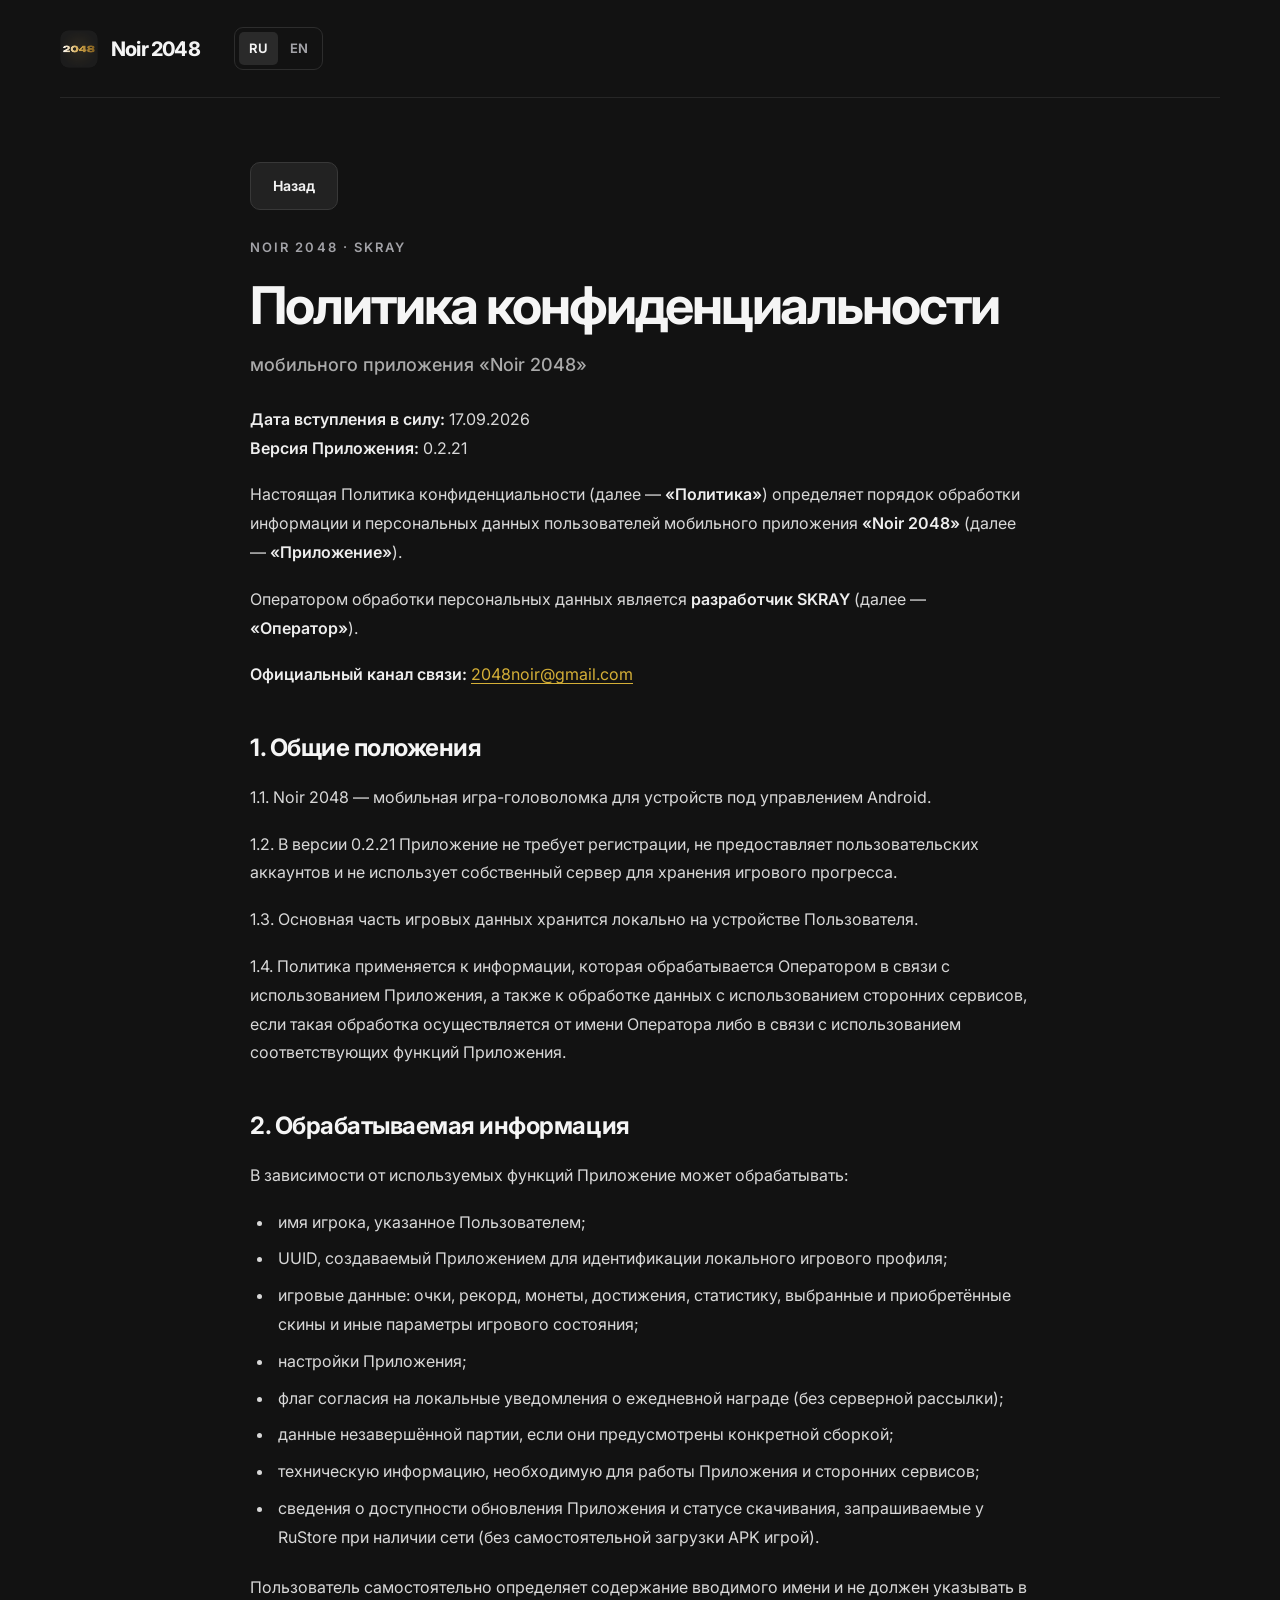
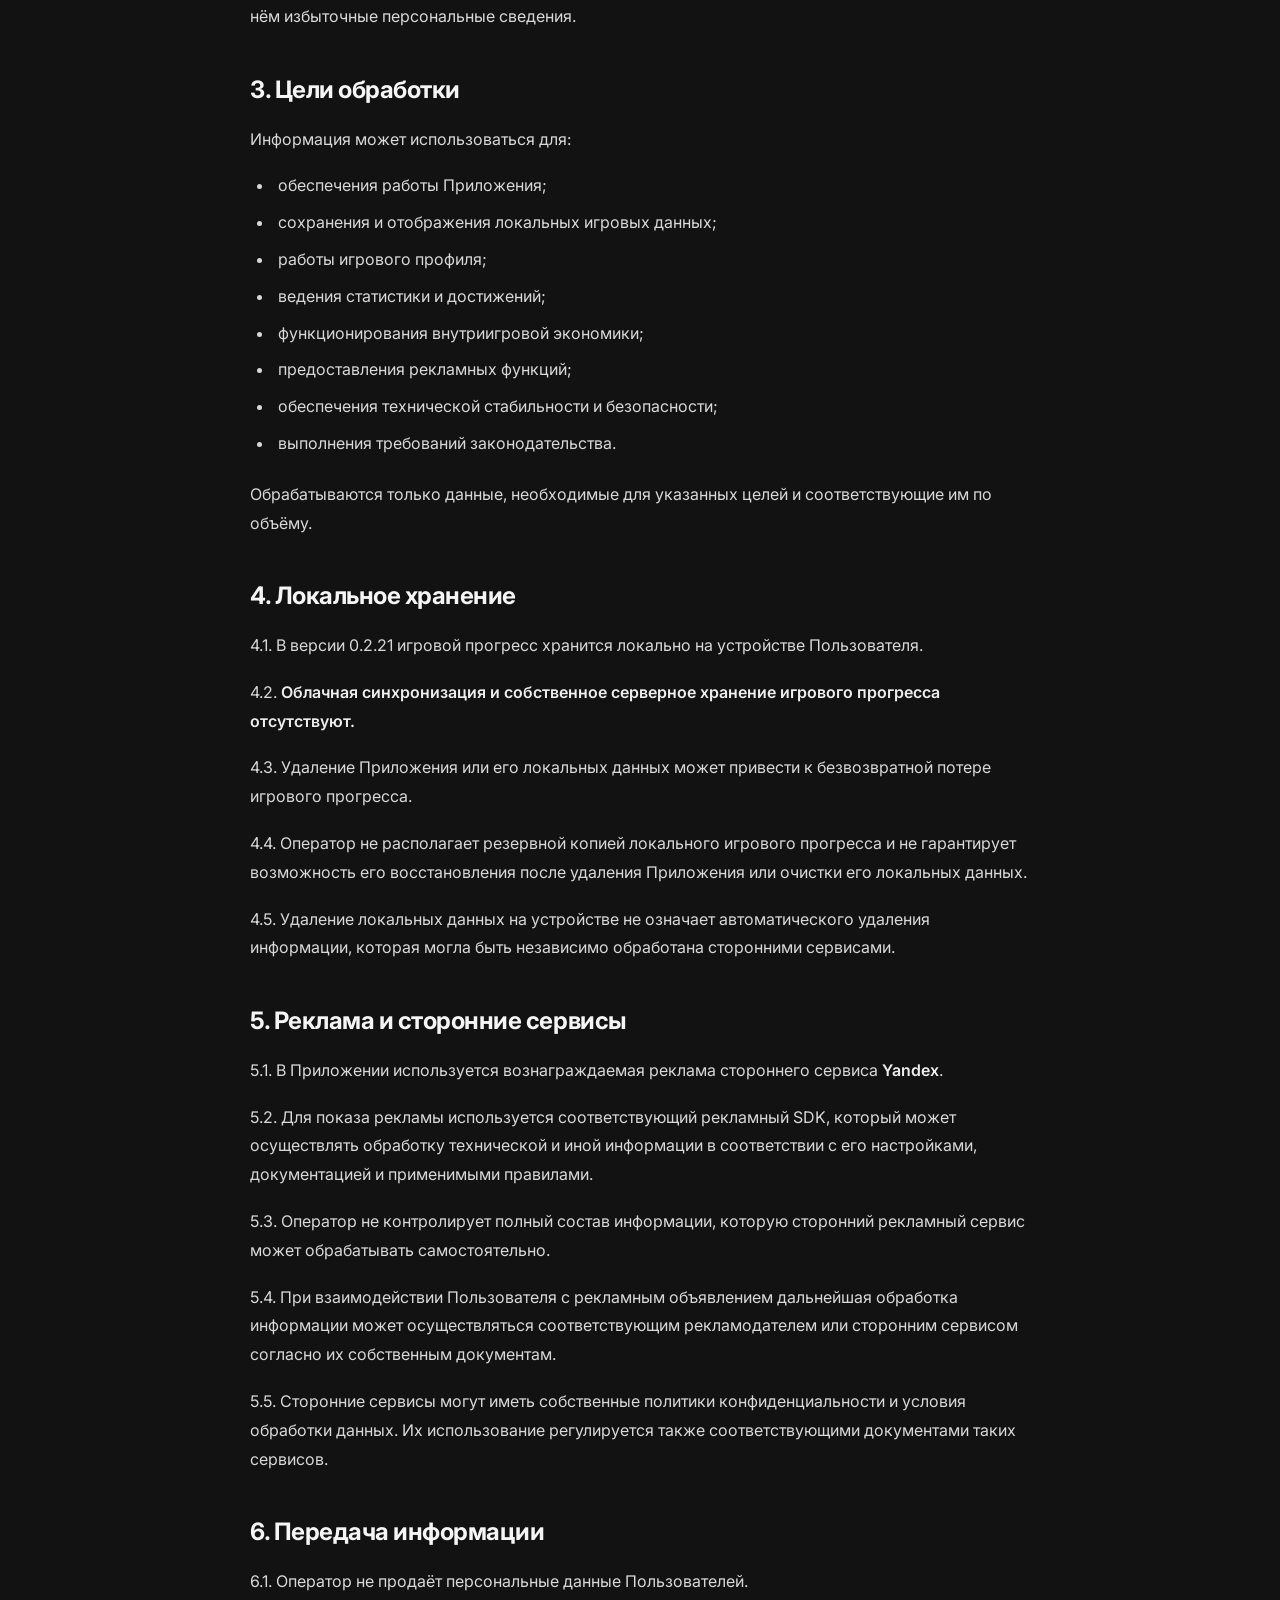
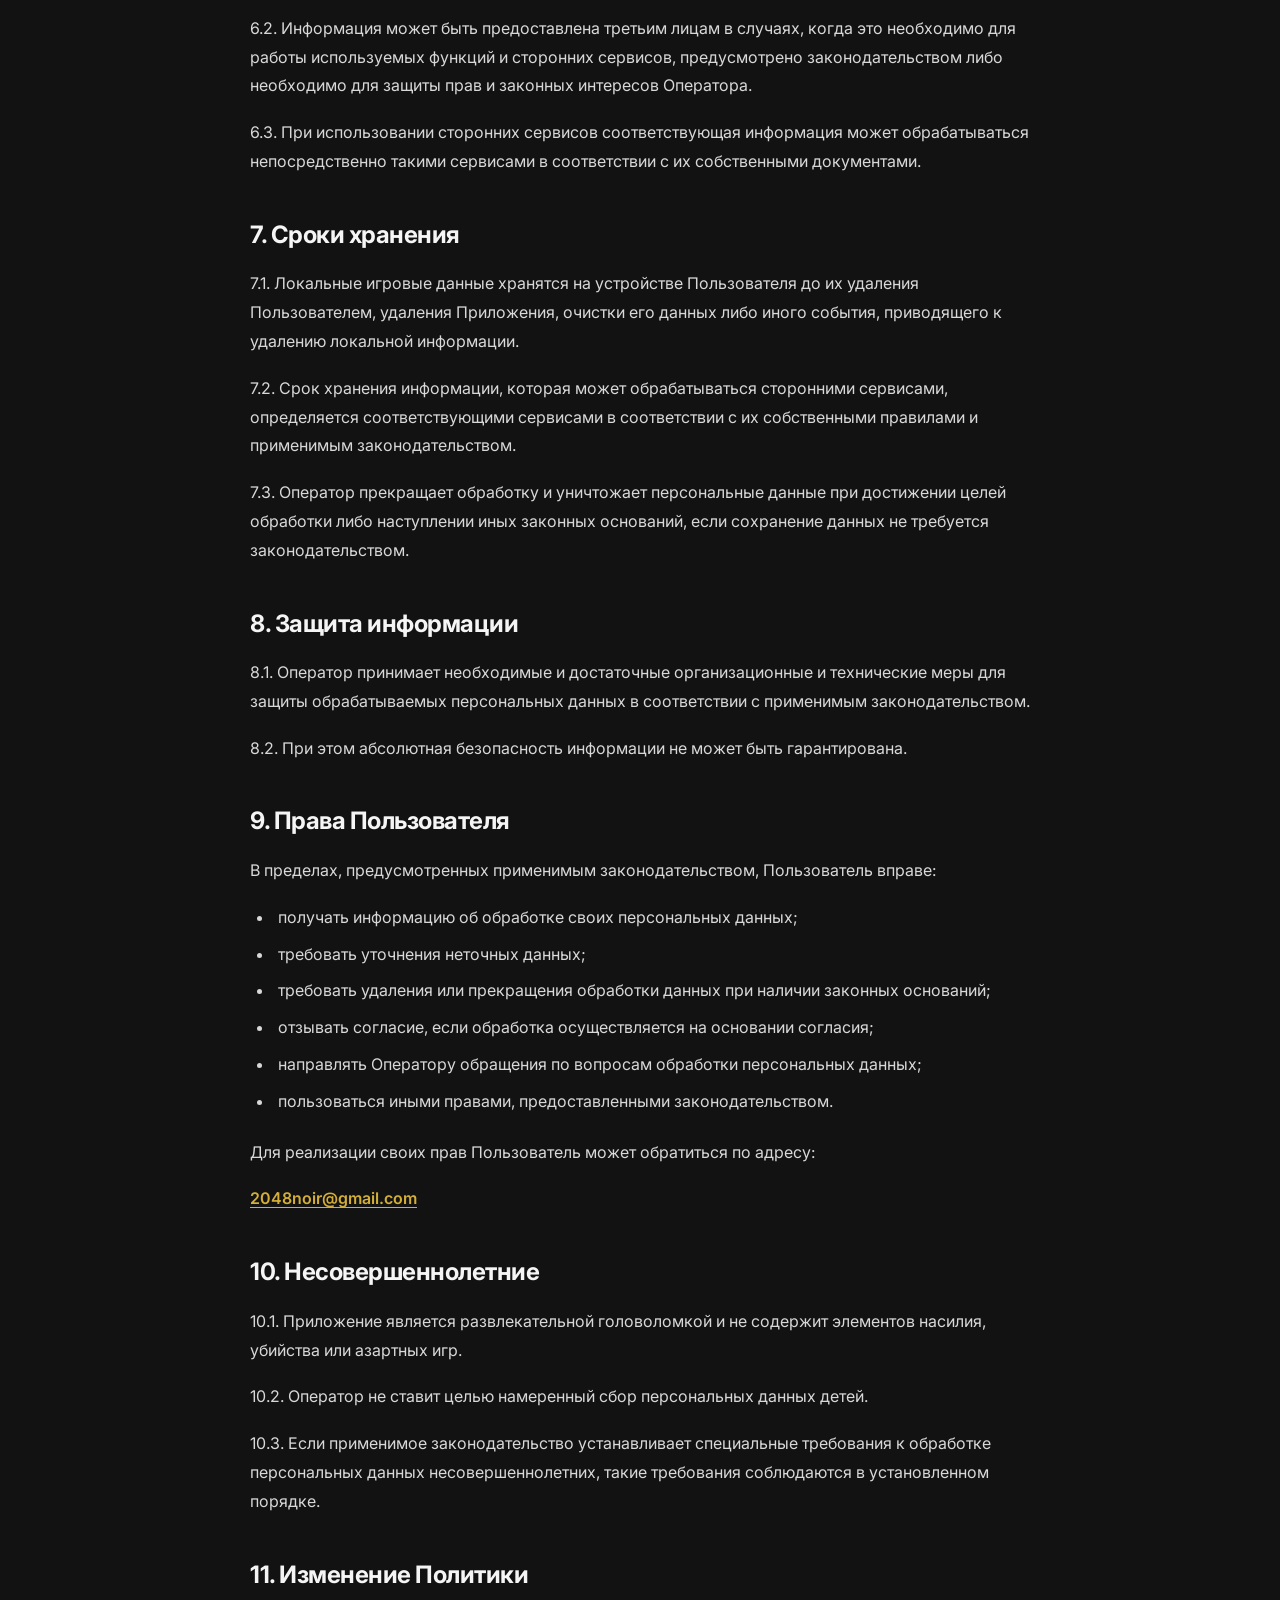
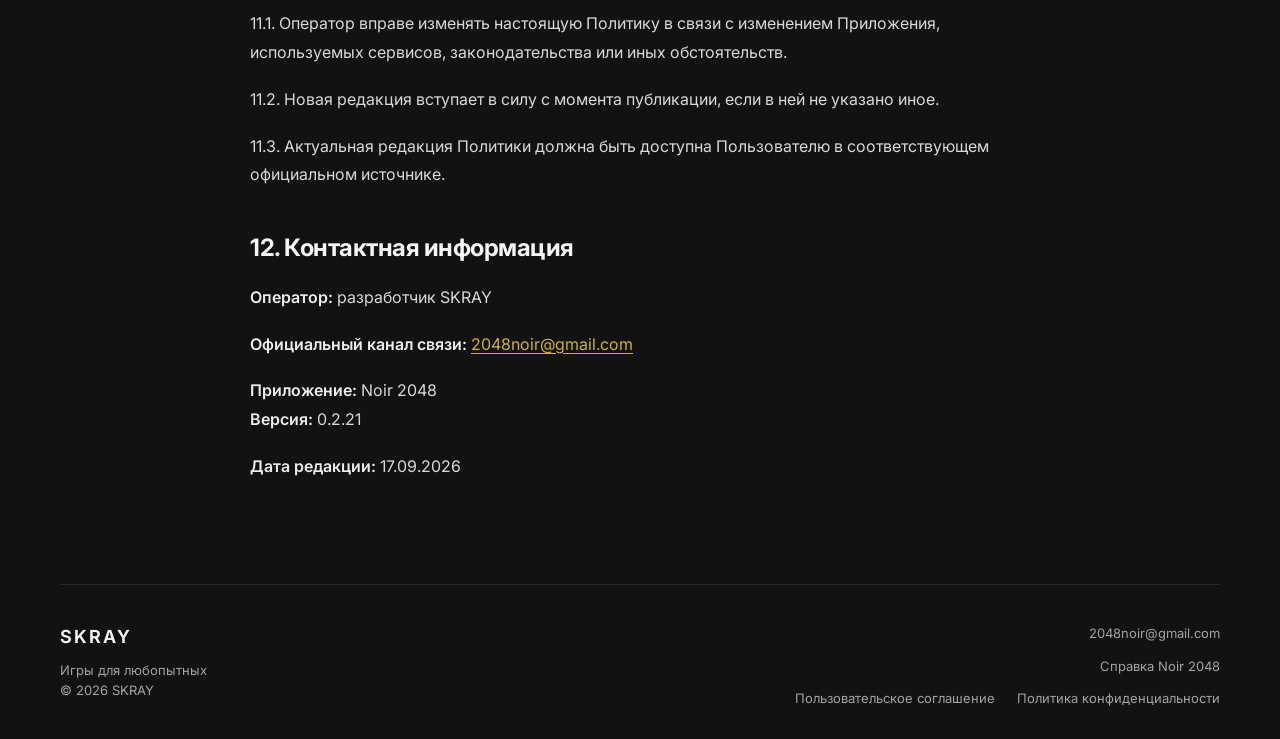
<file: privacy.html>
<!doctype html>
<html lang="ru">
<head>
<meta charset="utf-8">
<meta name="viewport" content="width=device-width, initial-scale=1">
<meta name="theme-color" content="#121212">
<meta name="description" content="Политика конфиденциальности мобильного приложения Noir 2048 от SKRAY.">
<meta property="og:title" content="Политика конфиденциальности — Noir 2048">
<meta property="og:description" content="Политика конфиденциальности мобильного приложения Noir 2048 от SKRAY.">
<meta property="og:type" content="article">
<title>Политика конфиденциальности — Noir 2048</title>
<link rel="icon" href="./assets/logo-v2.png">
<link rel="stylesheet" href="./styles.css">
<link rel="alternate" hreflang="ru" href="./privacy.html">
<link rel="alternate" hreflang="en" href="./privacy.en.html">
<script src="./legal.js" defer></script>
</head>
<body data-page="privacy">
<a class="skip" href="#content">Перейти к содержимому</a>
<header class="site-header wrap"><a class="brand" href="./index.html"><img src="./assets/logo-v2.png" alt="" width="38" height="38"><span>Noir 2048</span></a><div class="lang-switch" role="group" aria-label="Язык / Language"><a href="./privacy.html" data-document-language="ru" lang="ru" hreflang="ru" aria-current="true">RU</a><a href="./privacy.en.html" data-document-language="en" lang="en" hreflang="en" aria-current="false">EN</a></div></header>
<main id="content" class="wrap legal-main">
<a class="button secondary" href="./index.html">Назад</a>
<p class="eyebrow">NOIR 2048 · SKRAY</p>
<article class="legal-document" id="legal-document" aria-label="Политика конфиденциальности">
<h1>ПОЛИТИКА КОНФИДЕНЦИАЛЬНОСТИ</h1>
<h2 class="legal-subtitle">мобильного приложения «Noir 2048»</h2>
<p><strong>Дата вступления в силу:</strong> 17.09.2026<br><strong>Версия Приложения:</strong> 0.2.21</p>
<p>Настоящая Политика конфиденциальности (далее — <strong>«Политика»</strong>) определяет порядок обработки информации и персональных данных пользователей мобильного приложения <strong>«Noir 2048»</strong> (далее — <strong>«Приложение»</strong>).</p>
<p>Оператором обработки персональных данных является <strong>разработчик SKRAY</strong> (далее — <strong>«Оператор»</strong>).</p>
<p><strong>Официальный канал связи:</strong> <a href="mailto:2048noir@gmail.com">2048noir@gmail.com</a></p>
<h2 id="section-1">1. Общие положения</h2>
<p>1.1. Noir 2048 — мобильная игра-головоломка для устройств под управлением Android.</p>
<p>1.2. В версии 0.2.21 Приложение не требует регистрации, не предоставляет пользовательских аккаунтов и не использует собственный сервер для хранения игрового прогресса.</p>
<p>1.3. Основная часть игровых данных хранится локально на устройстве Пользователя.</p>
<p>1.4. Политика применяется к информации, которая обрабатывается Оператором в связи с использованием Приложения, а также к обработке данных с использованием сторонних сервисов, если такая обработка осуществляется от имени Оператора либо в связи с использованием соответствующих функций Приложения.</p>
<h2 id="section-2">2. Обрабатываемая информация</h2>
<p>В зависимости от используемых функций Приложение может обрабатывать:</p>
<ul>
<li>имя игрока, указанное Пользователем;</li>
<li>UUID, создаваемый Приложением для идентификации локального игрового профиля;</li>
<li>игровые данные: очки, рекорд, монеты, достижения, статистику, выбранные и приобретённые скины и иные параметры игрового состояния;</li>
<li>настройки Приложения;</li>
<li>флаг согласия на локальные уведомления о ежедневной награде (без серверной рассылки);</li>
<li>данные незавершённой партии, если они предусмотрены конкретной сборкой;</li>
<li>техническую информацию, необходимую для работы Приложения и сторонних сервисов;</li>
<li>сведения о доступности обновления Приложения и статусе скачивания, запрашиваемые у RuStore при наличии сети (без самостоятельной загрузки APK игрой).</li>
</ul>
<p>Пользователь самостоятельно определяет содержание вводимого имени и не должен указывать в нём избыточные персональные сведения.</p>
<h2 id="section-3">3. Цели обработки</h2>
<p>Информация может использоваться для:</p>
<ul>
<li>обеспечения работы Приложения;</li>
<li>сохранения и отображения локальных игровых данных;</li>
<li>работы игрового профиля;</li>
<li>ведения статистики и достижений;</li>
<li>функционирования внутриигровой экономики;</li>
<li>предоставления рекламных функций;</li>
<li>обеспечения технической стабильности и безопасности;</li>
<li>выполнения требований законодательства.</li>
</ul>
<p>Обрабатываются только данные, необходимые для указанных целей и соответствующие им по объёму.</p>
<h2 id="section-4">4. Локальное хранение</h2>
<p>4.1. В версии 0.2.21 игровой прогресс хранится локально на устройстве Пользователя.</p>
<p>4.2. <strong>Облачная синхронизация и собственное серверное хранение игрового прогресса отсутствуют.</strong></p>
<p>4.3. Удаление Приложения или его локальных данных может привести к безвозвратной потере игрового прогресса.</p>
<p>4.4. Оператор не располагает резервной копией локального игрового прогресса и не гарантирует возможность его восстановления после удаления Приложения или очистки его локальных данных.</p>
<p>4.5. Удаление локальных данных на устройстве не означает автоматического удаления информации, которая могла быть независимо обработана сторонними сервисами.</p>
<h2 id="section-5">5. Реклама и сторонние сервисы</h2>
<p>5.1. В Приложении используется вознаграждаемая реклама стороннего сервиса <strong>Yandex</strong>.</p>
<p>5.2. Для показа рекламы используется соответствующий рекламный SDK, который может осуществлять обработку технической и иной информации в соответствии с его настройками, документацией и применимыми правилами.</p>
<p>5.3. Оператор не контролирует полный состав информации, которую сторонний рекламный сервис может обрабатывать самостоятельно.</p>
<p>5.4. При взаимодействии Пользователя с рекламным объявлением дальнейшая обработка информации может осуществляться соответствующим рекламодателем или сторонним сервисом согласно их собственным документам.</p>
<p>5.5. Сторонние сервисы могут иметь собственные политики конфиденциальности и условия обработки данных. Их использование регулируется также соответствующими документами таких сервисов.</p>
<h2 id="section-6">6. Передача информации</h2>
<p>6.1. Оператор не продаёт персональные данные Пользователей.</p>
<p>6.2. Информация может быть предоставлена третьим лицам в случаях, когда это необходимо для работы используемых функций и сторонних сервисов, предусмотрено законодательством либо необходимо для защиты прав и законных интересов Оператора.</p>
<p>6.3. При использовании сторонних сервисов соответствующая информация может обрабатываться непосредственно такими сервисами в соответствии с их собственными документами.</p>
<h2 id="section-7">7. Сроки хранения</h2>
<p>7.1. Локальные игровые данные хранятся на устройстве Пользователя до их удаления Пользователем, удаления Приложения, очистки его данных либо иного события, приводящего к удалению локальной информации.</p>
<p>7.2. Срок хранения информации, которая может обрабатываться сторонними сервисами, определяется соответствующими сервисами в соответствии с их собственными правилами и применимым законодательством.</p>
<p>7.3. Оператор прекращает обработку и уничтожает персональные данные при достижении целей обработки либо наступлении иных законных оснований, если сохранение данных не требуется законодательством.</p>
<h2 id="section-8">8. Защита информации</h2>
<p>8.1. Оператор принимает необходимые и достаточные организационные и технические меры для защиты обрабатываемых персональных данных в соответствии с применимым законодательством.</p>
<p>8.2. При этом абсолютная безопасность информации не может быть гарантирована.</p>
<h2 id="section-9">9. Права Пользователя</h2>
<p>В пределах, предусмотренных применимым законодательством, Пользователь вправе:</p>
<ul>
<li>получать информацию об обработке своих персональных данных;</li>
<li>требовать уточнения неточных данных;</li>
<li>требовать удаления или прекращения обработки данных при наличии законных оснований;</li>
<li>отзывать согласие, если обработка осуществляется на основании согласия;</li>
<li>направлять Оператору обращения по вопросам обработки персональных данных;</li>
<li>пользоваться иными правами, предоставленными законодательством.</li>
</ul>
<p>Для реализации своих прав Пользователь может обратиться по адресу:</p>
<p><strong><a href="mailto:2048noir@gmail.com">2048noir@gmail.com</a></strong></p>
<h2 id="section-10">10. Несовершеннолетние</h2>
<p>10.1. Приложение является развлекательной головоломкой и не содержит элементов насилия, убийства или азартных игр.</p>
<p>10.2. Оператор не ставит целью намеренный сбор персональных данных детей.</p>
<p>10.3. Если применимое законодательство устанавливает специальные требования к обработке персональных данных несовершеннолетних, такие требования соблюдаются в установленном порядке.</p>
<h2 id="section-11">11. Изменение Политики</h2>
<p>11.1. Оператор вправе изменять настоящую Политику в связи с изменением Приложения, используемых сервисов, законодательства или иных обстоятельств.</p>
<p>11.2. Новая редакция вступает в силу с момента публикации, если в ней не указано иное.</p>
<p>11.3. Актуальная редакция Политики должна быть доступна Пользователю в соответствующем официальном источнике.</p>
<h2 id="section-12">12. Контактная информация</h2>
<p><strong>Оператор:</strong> разработчик SKRAY</p>
<p><strong>Официальный канал связи:</strong> <a href="mailto:2048noir@gmail.com">2048noir@gmail.com</a></p>
<p><strong>Приложение:</strong> Noir 2048<br><strong>Версия:</strong> 0.2.21</p>
<p><strong>Дата редакции:</strong> 17.09.2026</p>
</article>
</main>
<footer class="footer wrap"><div><div class="footer-brand">SKRAY</div><p>Игры для любопытных</p><p class="footer-note">© 2026 SKRAY</p></div><div class="footer-right"><a href="mailto:2048noir@gmail.com">2048noir@gmail.com</a><a class="footer-help" href="./help.html">Справка Noir 2048</a><div class="footer-legal"><a href="./terms.html">Пользовательское соглашение</a><a href="./privacy.html">Политика конфиденциальности</a></div></div></footer>
</body>
</html>
</file>
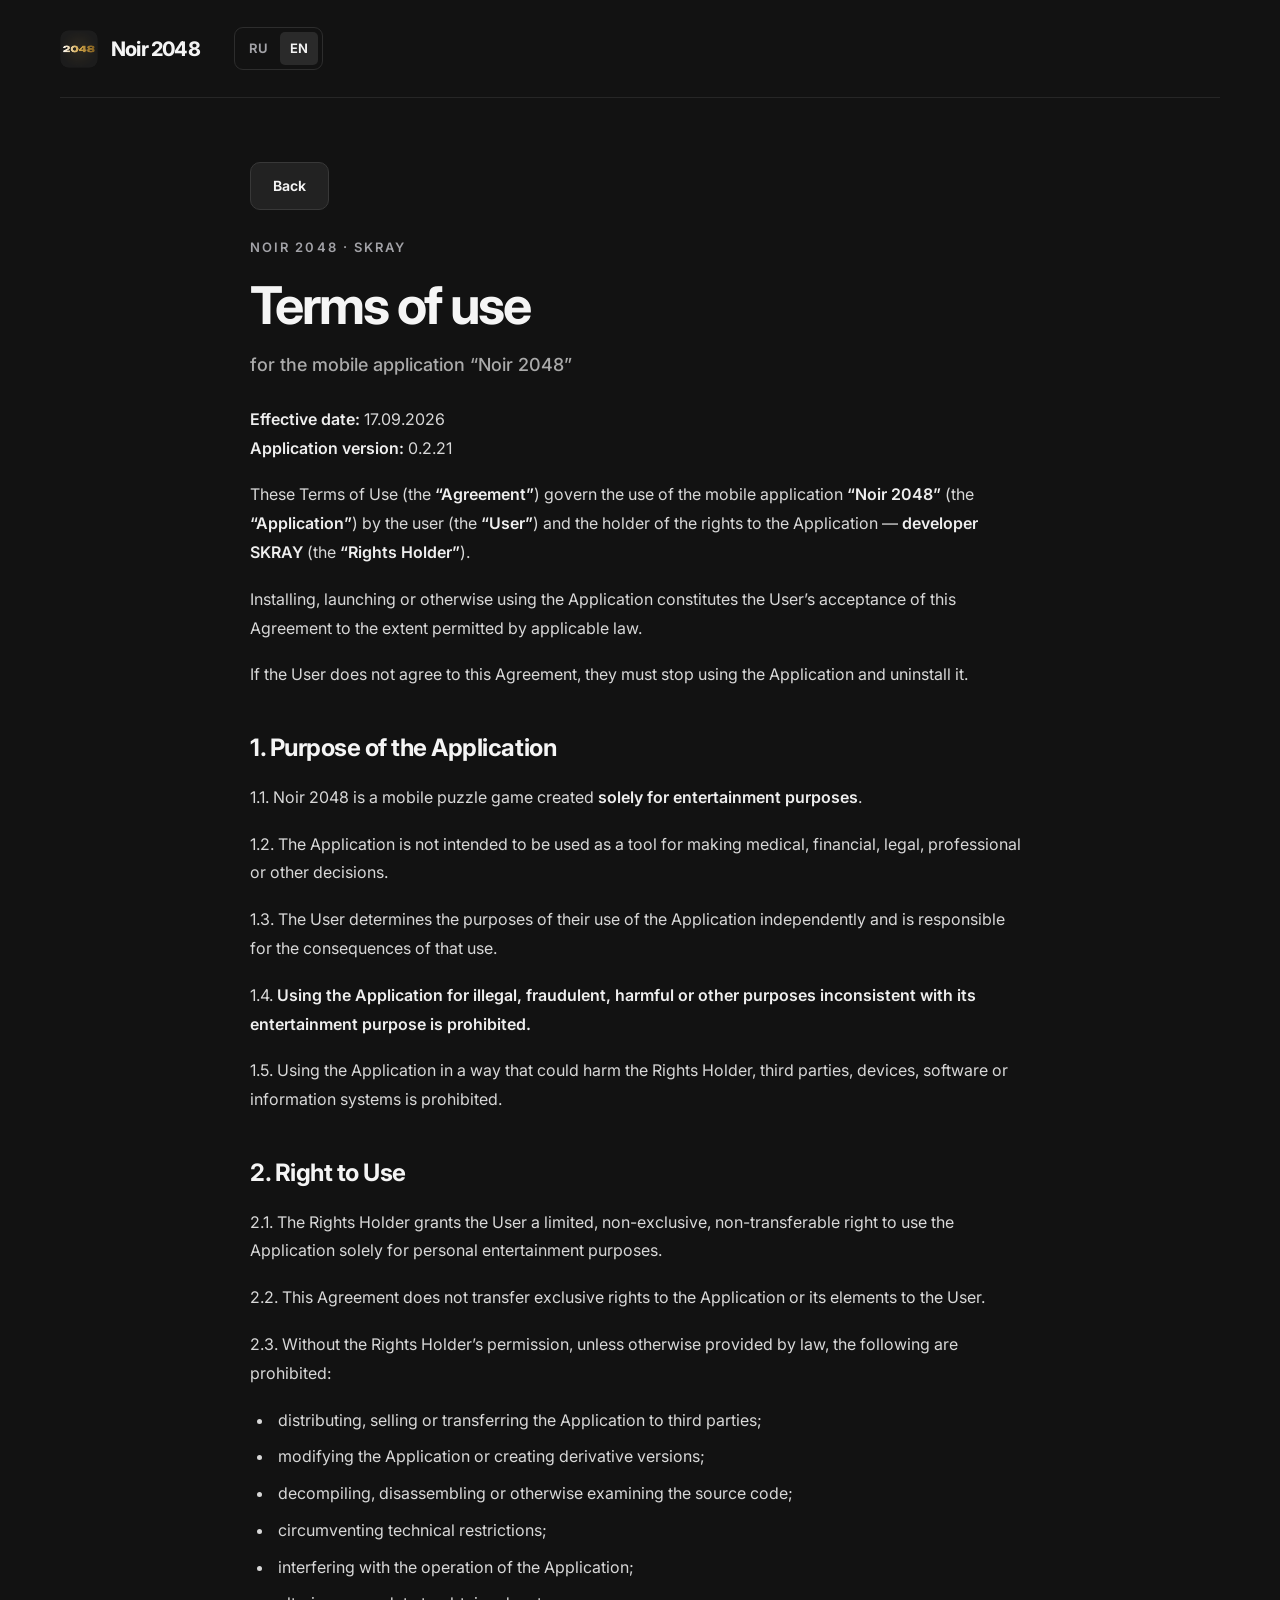
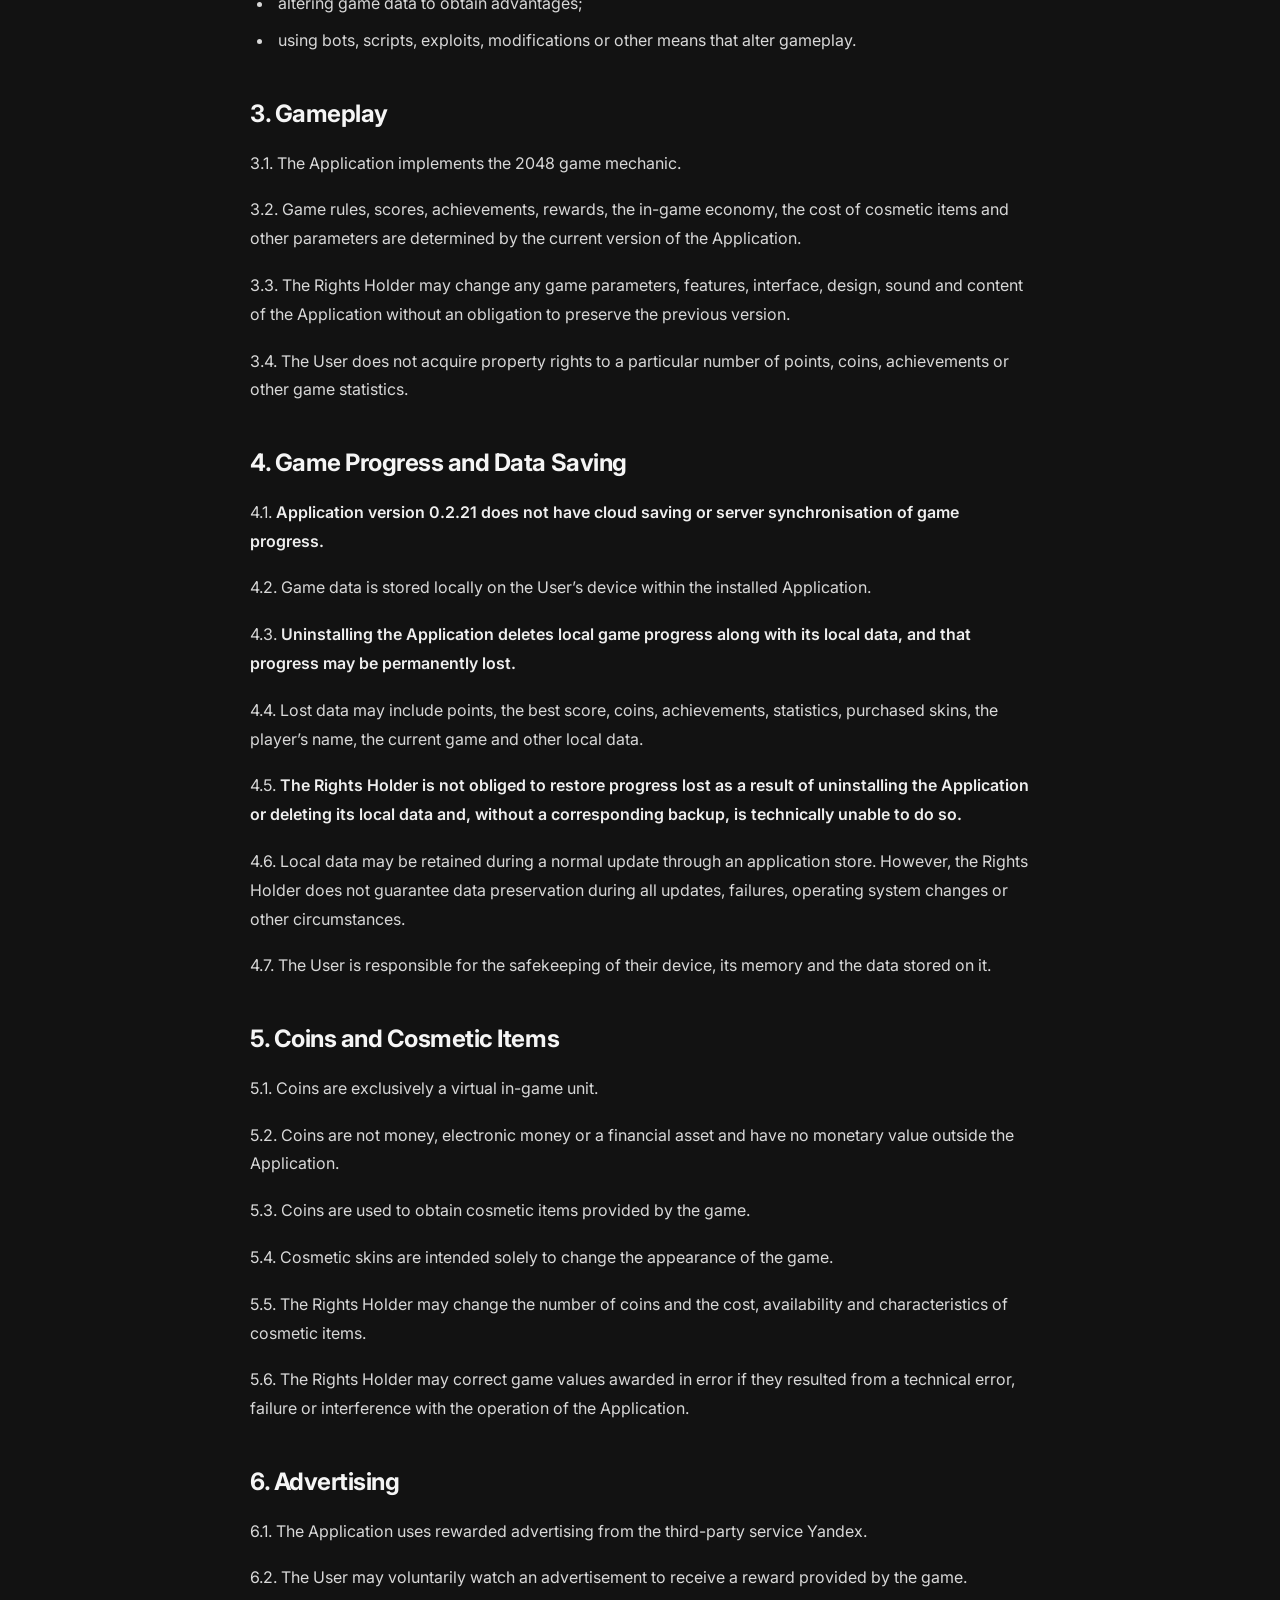
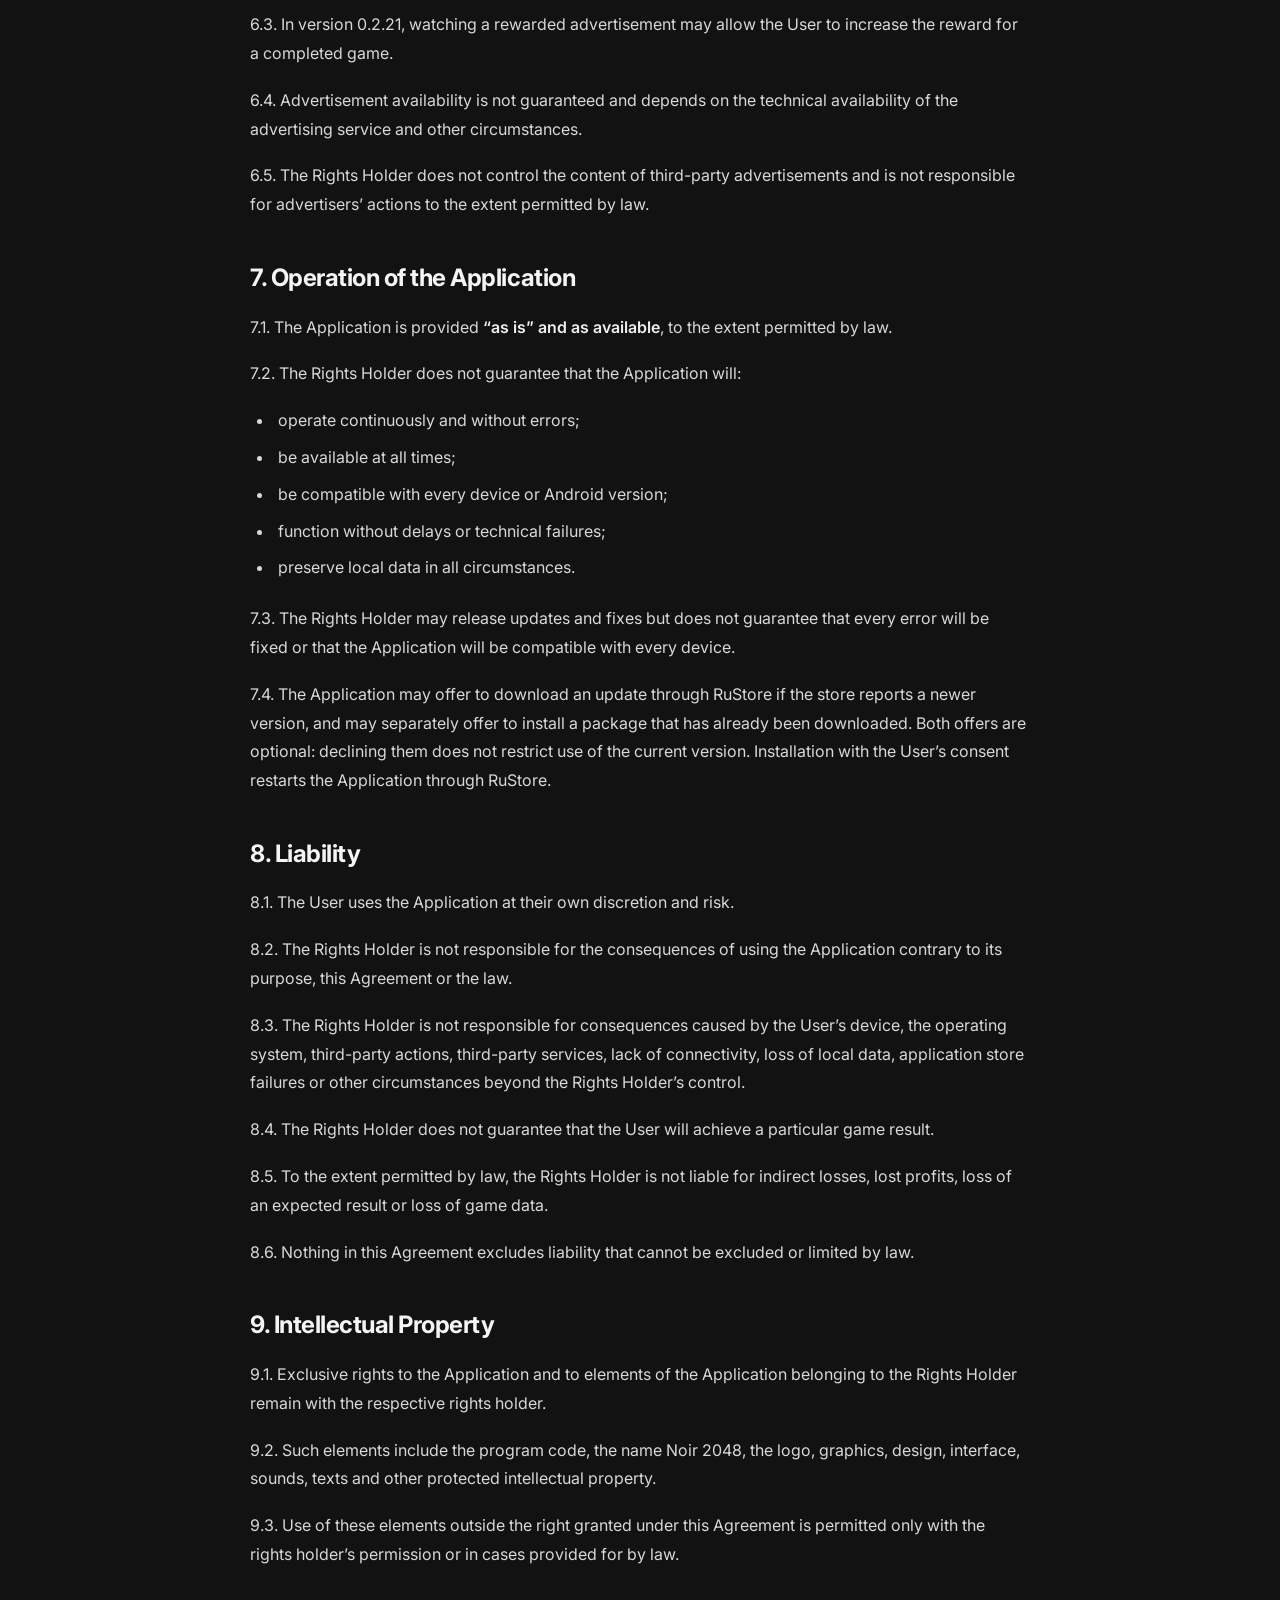
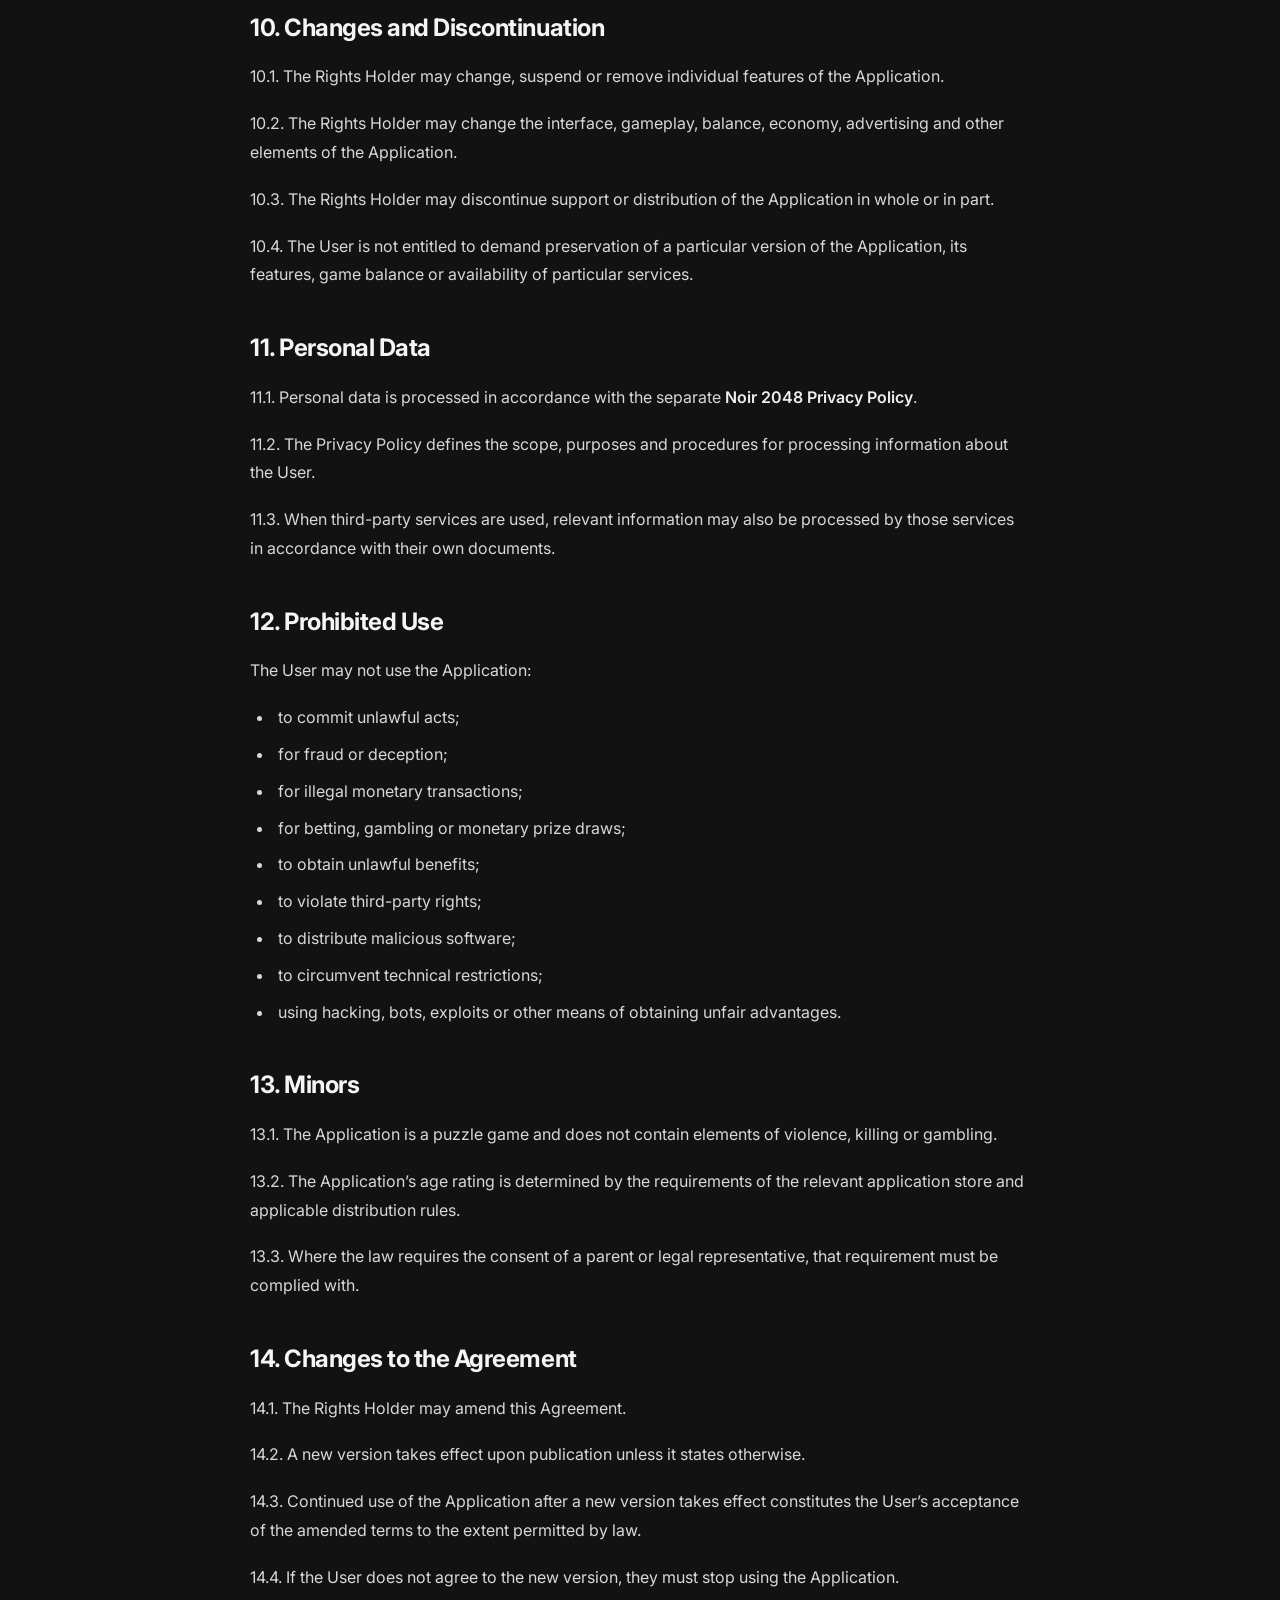
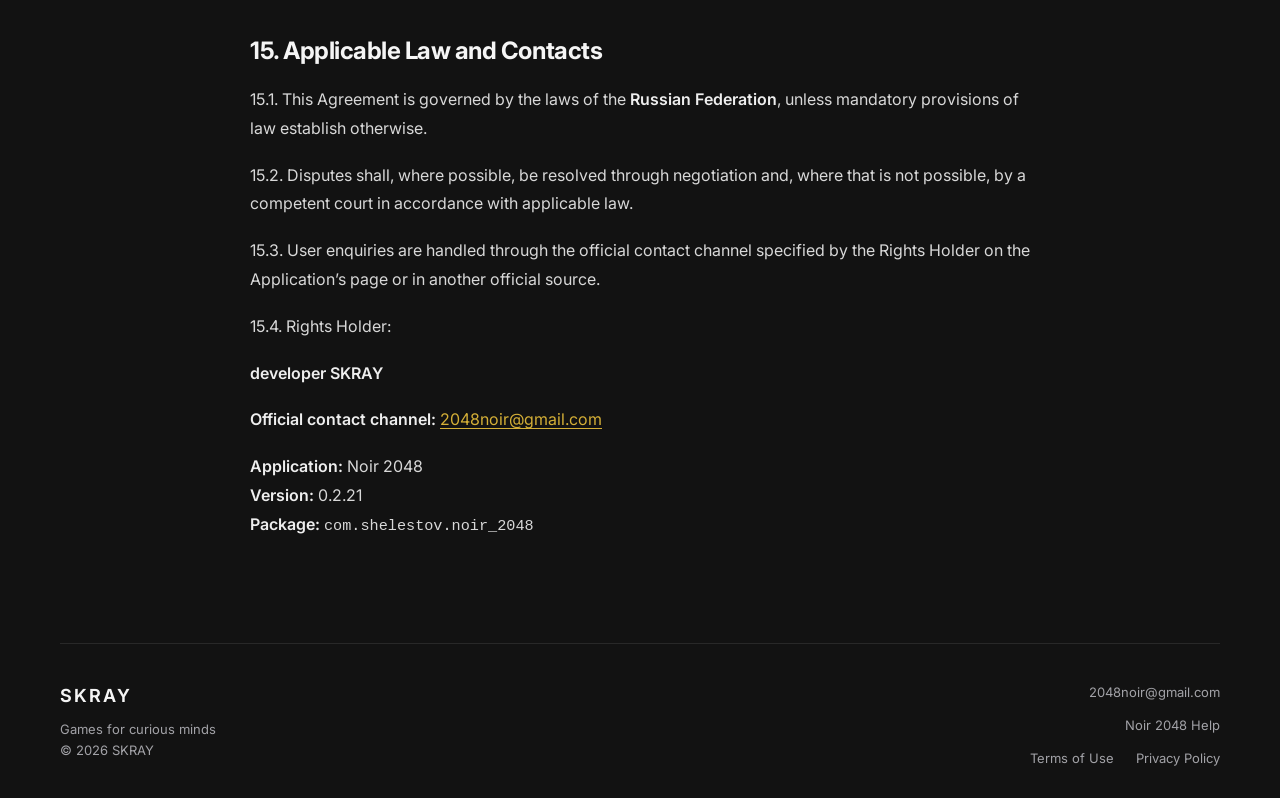
<file: terms.en.html>
<!doctype html>
<html lang="en">
<head>
<meta charset="utf-8">
<meta name="viewport" content="width=device-width, initial-scale=1">
<meta name="theme-color" content="#121212">
<meta name="description" content="Terms of Use for the Noir 2048 mobile application by SKRAY.">
<meta property="og:title" content="Terms of Use — Noir 2048">
<meta property="og:description" content="Terms of Use for the Noir 2048 mobile application by SKRAY.">
<meta property="og:type" content="article">
<title>Terms of Use — Noir 2048</title>
<link rel="icon" href="./assets/logo-v2.png">
<link rel="stylesheet" href="./styles.css">
<link rel="alternate" hreflang="ru" href="./terms.html">
<link rel="alternate" hreflang="en" href="./terms.en.html">
<script src="./legal.js" defer></script>
</head>
<body data-page="terms">
<a class="skip" href="#content">Skip to content</a>
<header class="site-header wrap"><a class="brand" href="./en.html"><img src="./assets/logo-v2.png" alt="" width="38" height="38"><span>Noir 2048</span></a><div class="lang-switch" role="group" aria-label="Язык / Language"><a href="./terms.html" data-document-language="ru" lang="ru" hreflang="ru" aria-current="false">RU</a><a href="./terms.en.html" data-document-language="en" lang="en" hreflang="en" aria-current="true">EN</a></div></header>
<main id="content" class="wrap legal-main">
<a class="button secondary" href="./en.html">Back</a>
<p class="eyebrow">NOIR 2048 · SKRAY</p>
<article class="legal-document" id="legal-document" aria-label="Terms of Use">
<h1>TERMS OF USE</h1>
<h2 class="legal-subtitle">for the mobile application “Noir 2048”</h2>
<p><strong>Effective date:</strong> 17.09.2026<br><strong>Application version:</strong> 0.2.21</p>
<p>These Terms of Use (the <strong>“Agreement”</strong>) govern the use of the mobile application <strong>“Noir 2048”</strong> (the <strong>“Application”</strong>) by the user (the <strong>“User”</strong>) and the holder of the rights to the Application — <strong>developer SKRAY</strong> (the <strong>“Rights Holder”</strong>).</p>
<p>Installing, launching or otherwise using the Application constitutes the User’s acceptance of this Agreement to the extent permitted by applicable law.</p>
<p>If the User does not agree to this Agreement, they must stop using the Application and uninstall it.</p>
<h2 id="section-1">1. Purpose of the Application</h2>
<p>1.1. Noir 2048 is a mobile puzzle game created <strong>solely for entertainment purposes</strong>.</p>
<p>1.2. The Application is not intended to be used as a tool for making medical, financial, legal, professional or other decisions.</p>
<p>1.3. The User determines the purposes of their use of the Application independently and is responsible for the consequences of that use.</p>
<p>1.4. <strong>Using the Application for illegal, fraudulent, harmful or other purposes inconsistent with its entertainment purpose is prohibited.</strong></p>
<p>1.5. Using the Application in a way that could harm the Rights Holder, third parties, devices, software or information systems is prohibited.</p>
<h2 id="section-2">2. Right to Use</h2>
<p>2.1. The Rights Holder grants the User a limited, non-exclusive, non-transferable right to use the Application solely for personal entertainment purposes.</p>
<p>2.2. This Agreement does not transfer exclusive rights to the Application or its elements to the User.</p>
<p>2.3. Without the Rights Holder’s permission, unless otherwise provided by law, the following are prohibited:</p>
<ul>
<li>distributing, selling or transferring the Application to third parties;</li>
<li>modifying the Application or creating derivative versions;</li>
<li>decompiling, disassembling or otherwise examining the source code;</li>
<li>circumventing technical restrictions;</li>
<li>interfering with the operation of the Application;</li>
<li>altering game data to obtain advantages;</li>
<li>using bots, scripts, exploits, modifications or other means that alter gameplay.</li>
</ul>
<h2 id="section-3">3. Gameplay</h2>
<p>3.1. The Application implements the 2048 game mechanic.</p>
<p>3.2. Game rules, scores, achievements, rewards, the in-game economy, the cost of cosmetic items and other parameters are determined by the current version of the Application.</p>
<p>3.3. The Rights Holder may change any game parameters, features, interface, design, sound and content of the Application without an obligation to preserve the previous version.</p>
<p>3.4. The User does not acquire property rights to a particular number of points, coins, achievements or other game statistics.</p>
<h2 id="section-4">4. Game Progress and Data Saving</h2>
<p>4.1. <strong>Application version 0.2.21 does not have cloud saving or server synchronisation of game progress.</strong></p>
<p>4.2. Game data is stored locally on the User’s device within the installed Application.</p>
<p>4.3. <strong>Uninstalling the Application deletes local game progress along with its local data, and that progress may be permanently lost.</strong></p>
<p>4.4. Lost data may include points, the best score, coins, achievements, statistics, purchased skins, the player’s name, the current game and other local data.</p>
<p>4.5. <strong>The Rights Holder is not obliged to restore progress lost as a result of uninstalling the Application or deleting its local data and, without a corresponding backup, is technically unable to do so.</strong></p>
<p>4.6. Local data may be retained during a normal update through an application store. However, the Rights Holder does not guarantee data preservation during all updates, failures, operating system changes or other circumstances.</p>
<p>4.7. The User is responsible for the safekeeping of their device, its memory and the data stored on it.</p>
<h2 id="section-5">5. Coins and Cosmetic Items</h2>
<p>5.1. Coins are exclusively a virtual in-game unit.</p>
<p>5.2. Coins are not money, electronic money or a financial asset and have no monetary value outside the Application.</p>
<p>5.3. Coins are used to obtain cosmetic items provided by the game.</p>
<p>5.4. Cosmetic skins are intended solely to change the appearance of the game.</p>
<p>5.5. The Rights Holder may change the number of coins and the cost, availability and characteristics of cosmetic items.</p>
<p>5.6. The Rights Holder may correct game values awarded in error if they resulted from a technical error, failure or interference with the operation of the Application.</p>
<h2 id="section-6">6. Advertising</h2>
<p>6.1. The Application uses rewarded advertising from the third-party service Yandex.</p>
<p>6.2. The User may voluntarily watch an advertisement to receive a reward provided by the game.</p>
<p>6.3. In version 0.2.21, watching a rewarded advertisement may allow the User to increase the reward for a completed game.</p>
<p>6.4. Advertisement availability is not guaranteed and depends on the technical availability of the advertising service and other circumstances.</p>
<p>6.5. The Rights Holder does not control the content of third-party advertisements and is not responsible for advertisers’ actions to the extent permitted by law.</p>
<h2 id="section-7">7. Operation of the Application</h2>
<p>7.1. The Application is provided <strong>“as is” and as available</strong>, to the extent permitted by law.</p>
<p>7.2. The Rights Holder does not guarantee that the Application will:</p>
<ul>
<li>operate continuously and without errors;</li>
<li>be available at all times;</li>
<li>be compatible with every device or Android version;</li>
<li>function without delays or technical failures;</li>
<li>preserve local data in all circumstances.</li>
</ul>
<p>7.3. The Rights Holder may release updates and fixes but does not guarantee that every error will be fixed or that the Application will be compatible with every device.</p>
<p>7.4. The Application may offer to download an update through RuStore if the store reports a newer version, and may separately offer to install a package that has already been downloaded. Both offers are optional: declining them does not restrict use of the current version. Installation with the User’s consent restarts the Application through RuStore.</p>
<h2 id="section-8">8. Liability</h2>
<p>8.1. The User uses the Application at their own discretion and risk.</p>
<p>8.2. The Rights Holder is not responsible for the consequences of using the Application contrary to its purpose, this Agreement or the law.</p>
<p>8.3. The Rights Holder is not responsible for consequences caused by the User’s device, the operating system, third-party actions, third-party services, lack of connectivity, loss of local data, application store failures or other circumstances beyond the Rights Holder’s control.</p>
<p>8.4. The Rights Holder does not guarantee that the User will achieve a particular game result.</p>
<p>8.5. To the extent permitted by law, the Rights Holder is not liable for indirect losses, lost profits, loss of an expected result or loss of game data.</p>
<p>8.6. Nothing in this Agreement excludes liability that cannot be excluded or limited by law.</p>
<h2 id="section-9">9. Intellectual Property</h2>
<p>9.1. Exclusive rights to the Application and to elements of the Application belonging to the Rights Holder remain with the respective rights holder.</p>
<p>9.2. Such elements include the program code, the name Noir 2048, the logo, graphics, design, interface, sounds, texts and other protected intellectual property.</p>
<p>9.3. Use of these elements outside the right granted under this Agreement is permitted only with the rights holder’s permission or in cases provided for by law.</p>
<h2 id="section-10">10. Changes and Discontinuation</h2>
<p>10.1. The Rights Holder may change, suspend or remove individual features of the Application.</p>
<p>10.2. The Rights Holder may change the interface, gameplay, balance, economy, advertising and other elements of the Application.</p>
<p>10.3. The Rights Holder may discontinue support or distribution of the Application in whole or in part.</p>
<p>10.4. The User is not entitled to demand preservation of a particular version of the Application, its features, game balance or availability of particular services.</p>
<h2 id="section-11">11. Personal Data</h2>
<p>11.1. Personal data is processed in accordance with the separate <strong>Noir 2048 Privacy Policy</strong>.</p>
<p>11.2. The Privacy Policy defines the scope, purposes and procedures for processing information about the User.</p>
<p>11.3. When third-party services are used, relevant information may also be processed by those services in accordance with their own documents.</p>
<h2 id="section-12">12. Prohibited Use</h2>
<p>The User may not use the Application:</p>
<ul>
<li>to commit unlawful acts;</li>
<li>for fraud or deception;</li>
<li>for illegal monetary transactions;</li>
<li>for betting, gambling or monetary prize draws;</li>
<li>to obtain unlawful benefits;</li>
<li>to violate third-party rights;</li>
<li>to distribute malicious software;</li>
<li>to circumvent technical restrictions;</li>
<li>using hacking, bots, exploits or other means of obtaining unfair advantages.</li>
</ul>
<h2 id="section-13">13. Minors</h2>
<p>13.1. The Application is a puzzle game and does not contain elements of violence, killing or gambling.</p>
<p>13.2. The Application’s age rating is determined by the requirements of the relevant application store and applicable distribution rules.</p>
<p>13.3. Where the law requires the consent of a parent or legal representative, that requirement must be complied with.</p>
<h2 id="section-14">14. Changes to the Agreement</h2>
<p>14.1. The Rights Holder may amend this Agreement.</p>
<p>14.2. A new version takes effect upon publication unless it states otherwise.</p>
<p>14.3. Continued use of the Application after a new version takes effect constitutes the User’s acceptance of the amended terms to the extent permitted by law.</p>
<p>14.4. If the User does not agree to the new version, they must stop using the Application.</p>
<h2 id="section-15">15. Applicable Law and Contacts</h2>
<p>15.1. This Agreement is governed by the laws of the <strong>Russian Federation</strong>, unless mandatory provisions of law establish otherwise.</p>
<p>15.2. Disputes shall, where possible, be resolved through negotiation and, where that is not possible, by a competent court in accordance with applicable law.</p>
<p>15.3. User enquiries are handled through the official contact channel specified by the Rights Holder on the Application’s page or in another official source.</p>
<p>15.4. Rights Holder:</p>
<p><strong>developer SKRAY</strong></p>
<p><strong>Official contact channel:</strong> <a href="mailto:2048noir@gmail.com">2048noir@gmail.com</a></p>
<p><strong>Application:</strong> Noir 2048<br><strong>Version:</strong> 0.2.21<br><strong>Package:</strong> <code>com.shelestov.noir_2048</code></p>
</article>
</main>
<footer class="footer wrap"><div><div class="footer-brand">SKRAY</div><p>Games for curious minds</p><p class="footer-note">© 2026 SKRAY</p></div><div class="footer-right"><a href="mailto:2048noir@gmail.com">2048noir@gmail.com</a><a class="footer-help" href="./help.en.html">Noir 2048 Help</a><div class="footer-legal"><a href="./terms.en.html">Terms of Use</a><a href="./privacy.en.html">Privacy Policy</a></div></div></footer>
</body>
</html>
</file>
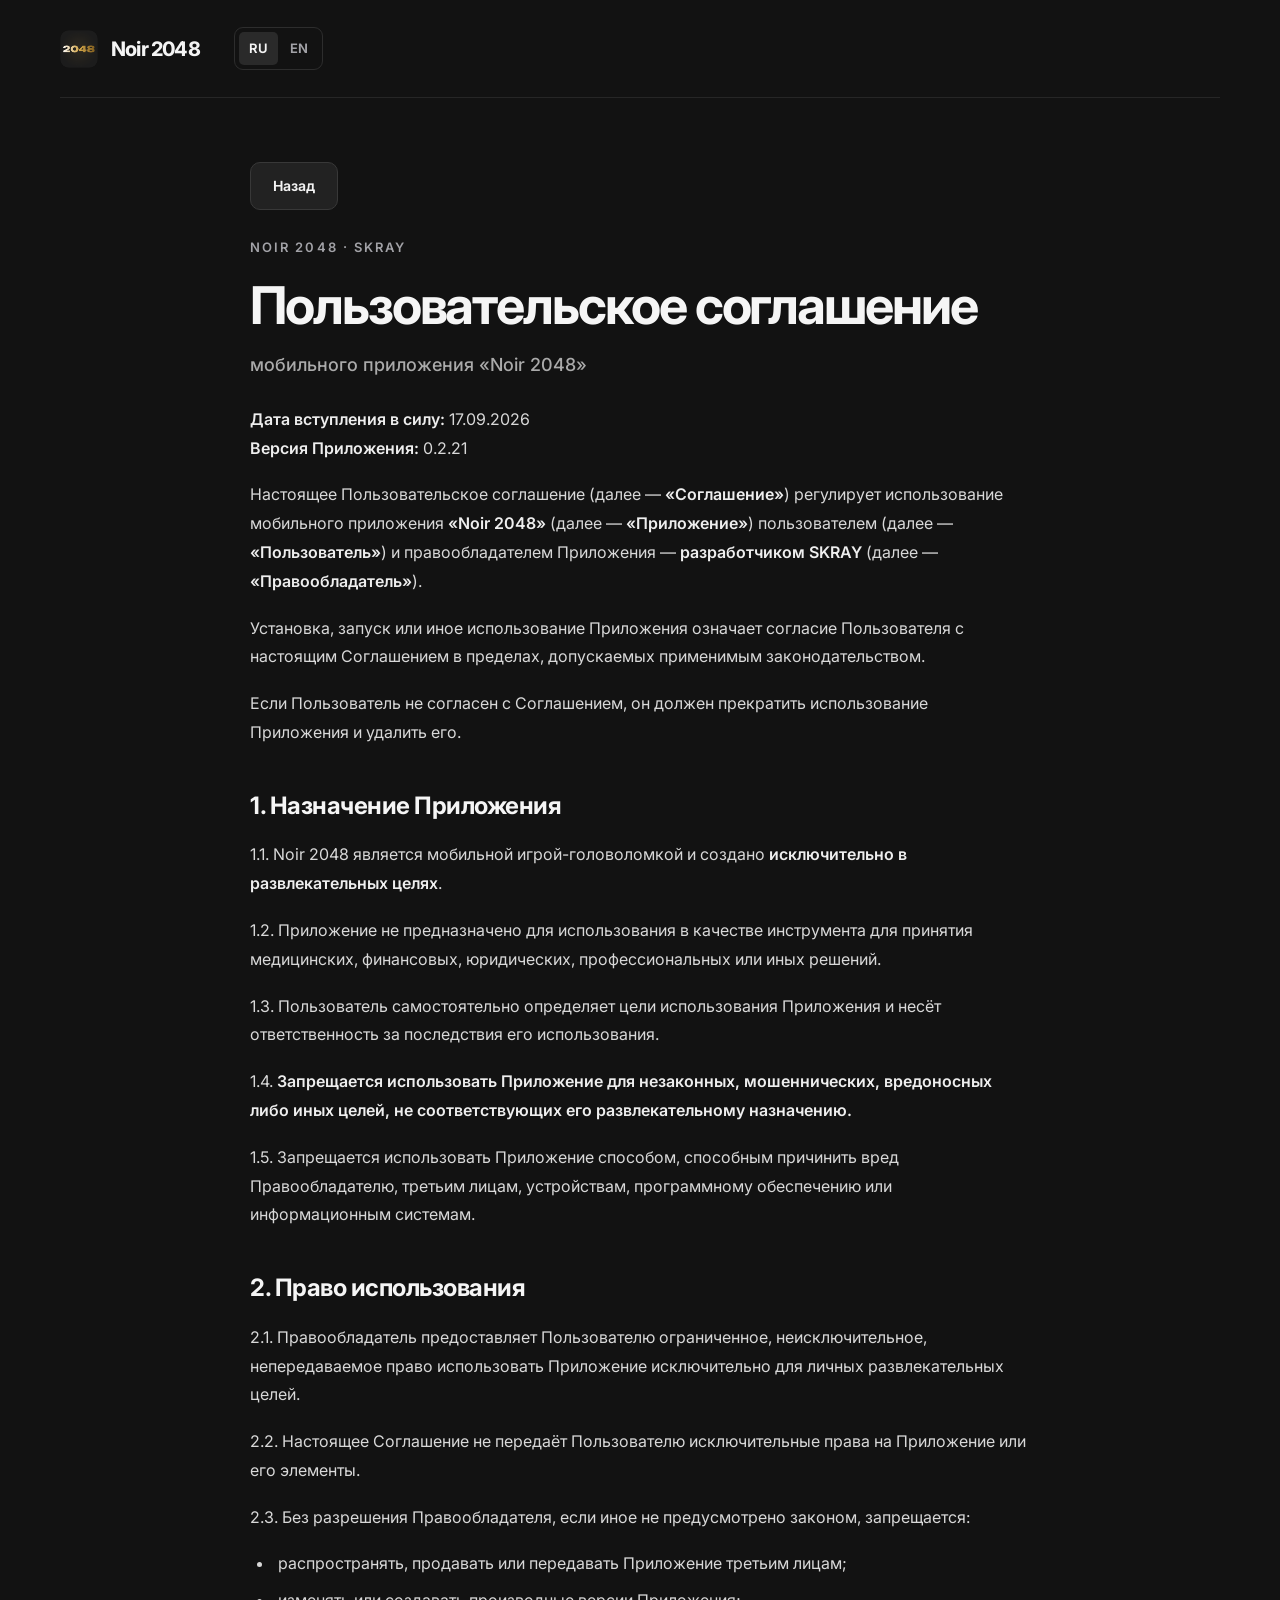
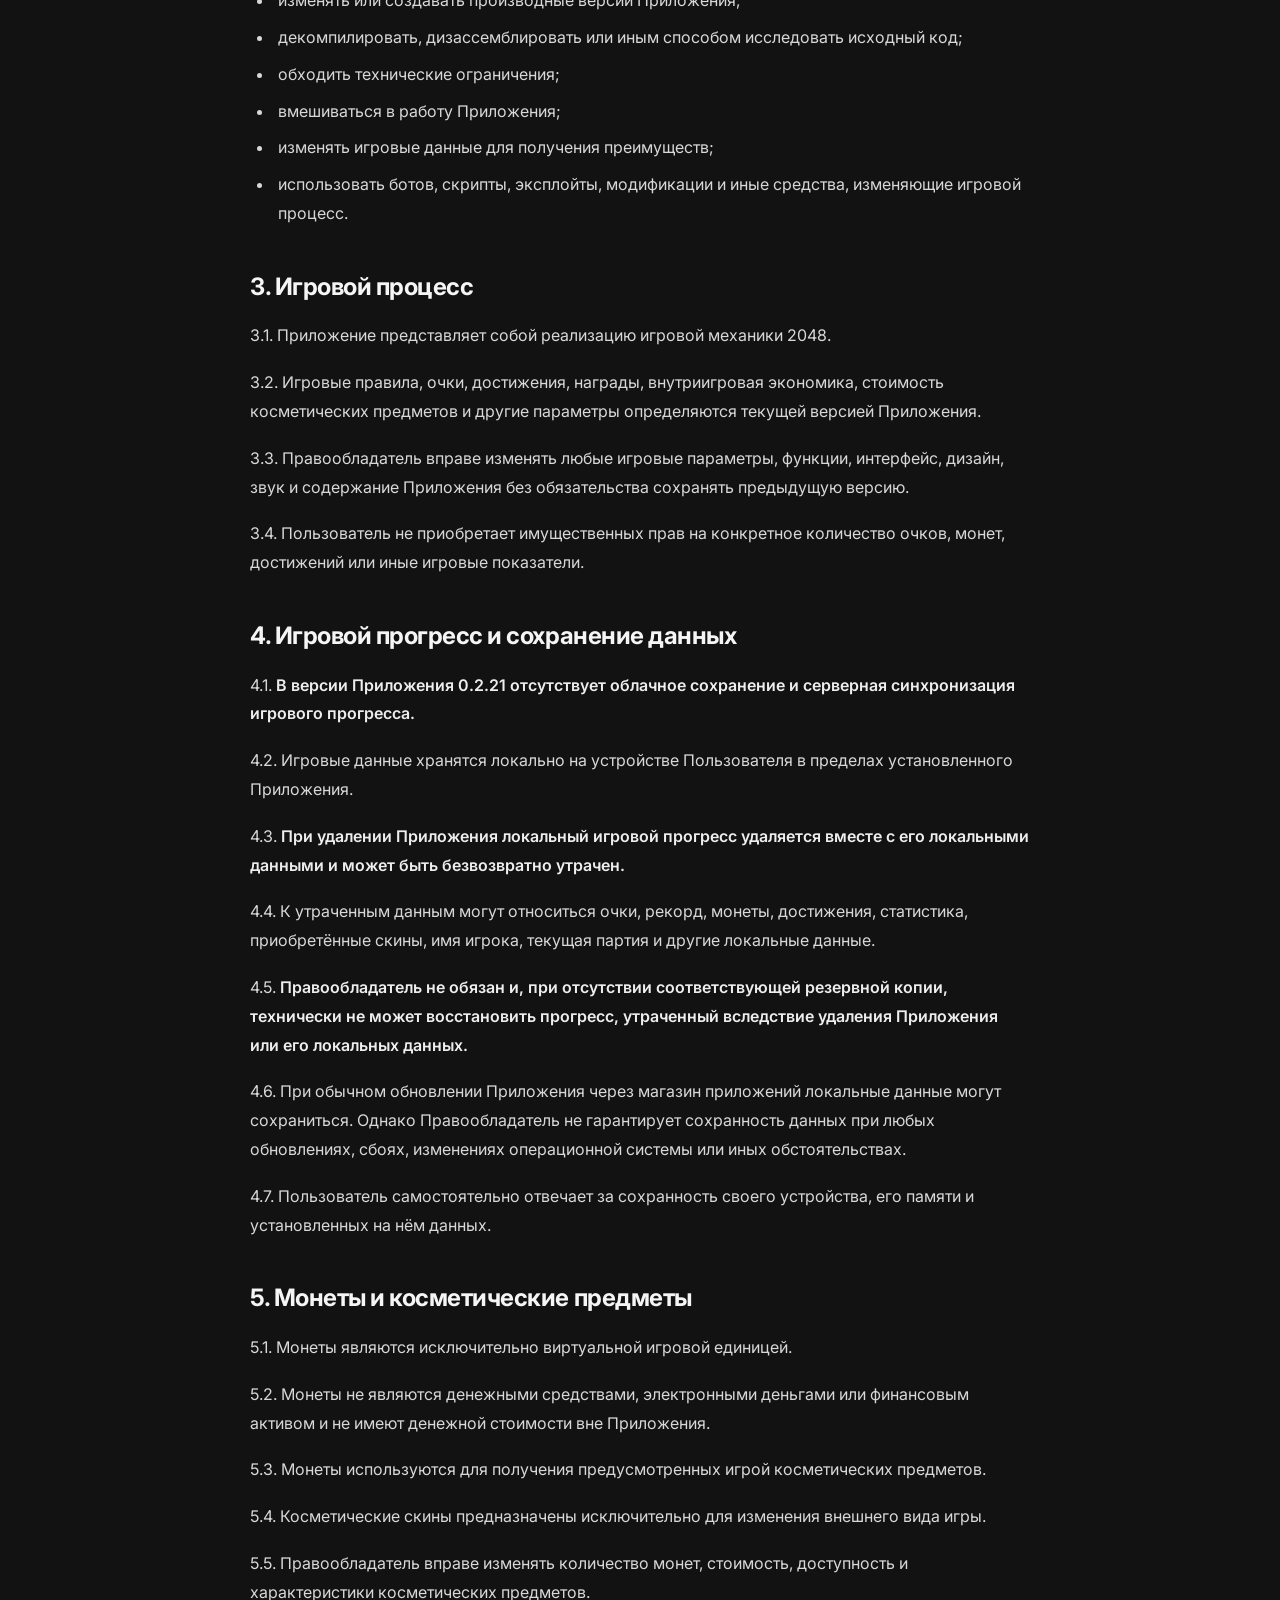
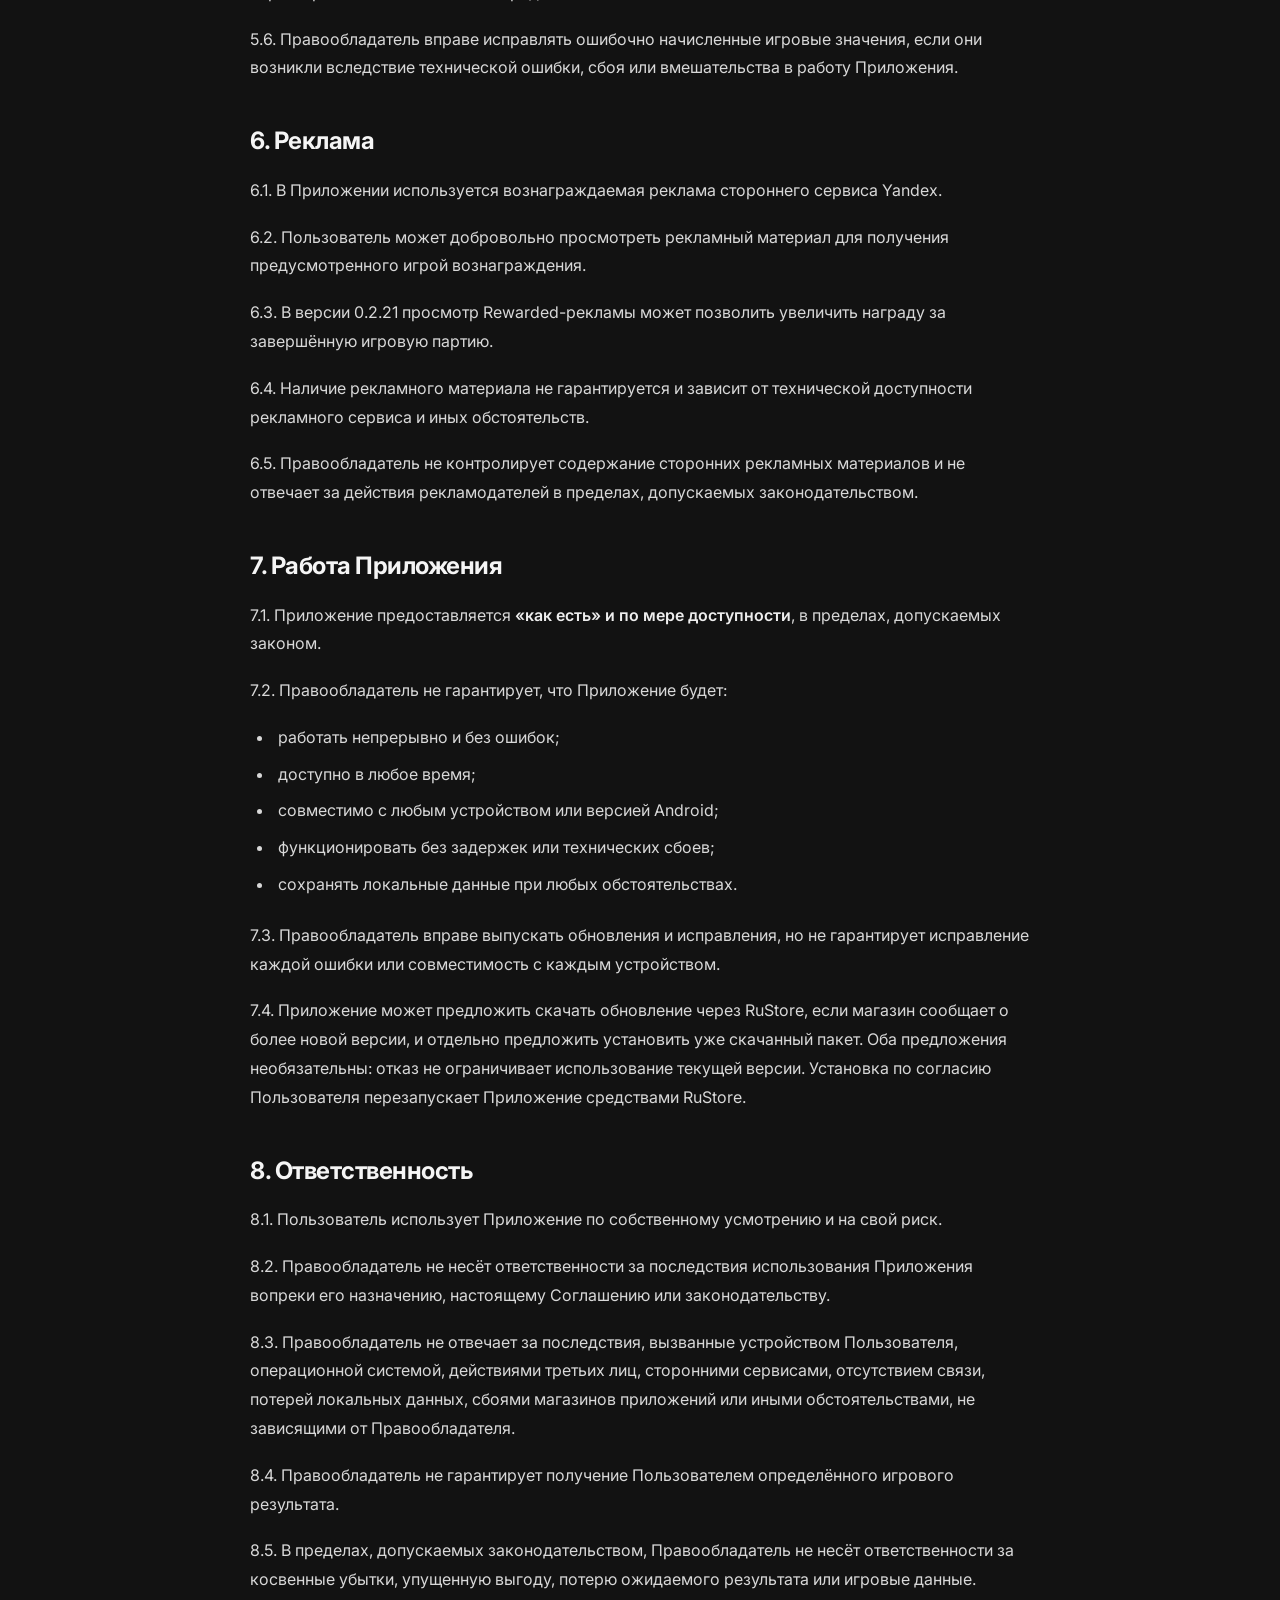
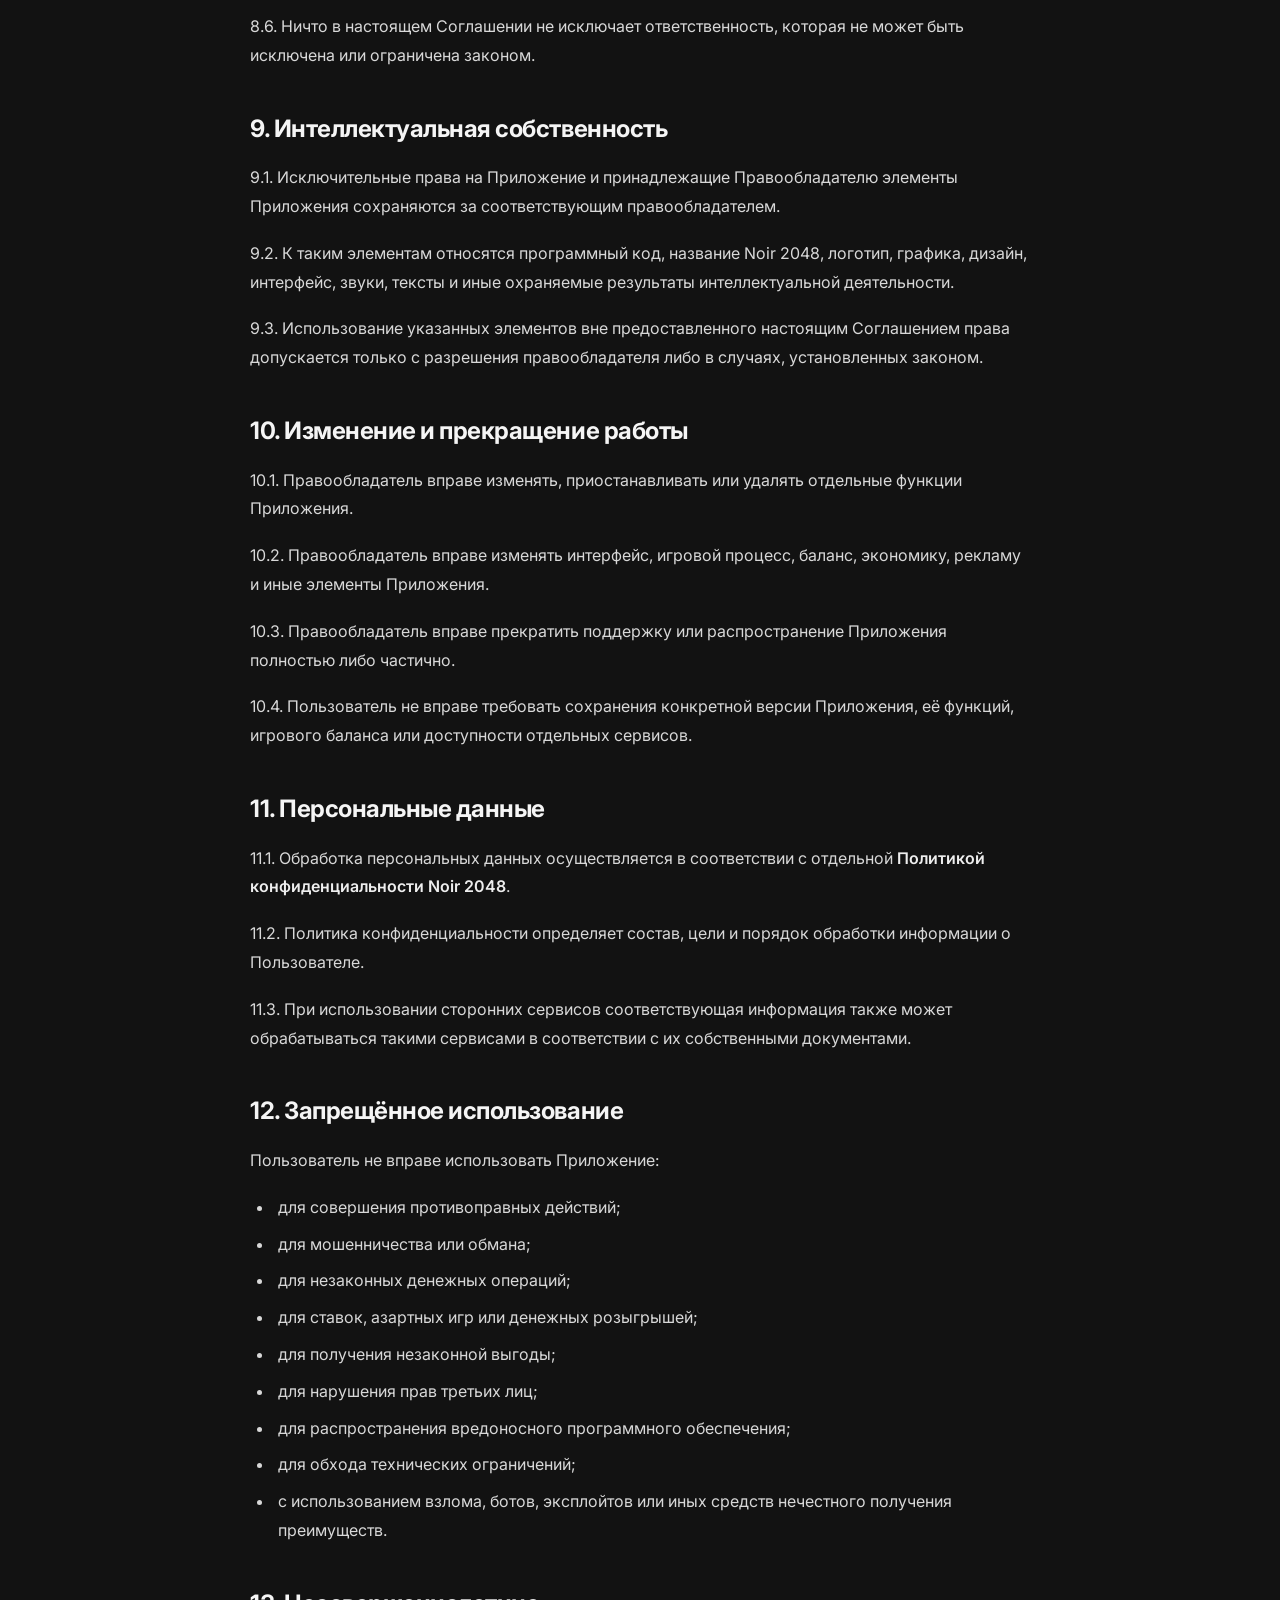
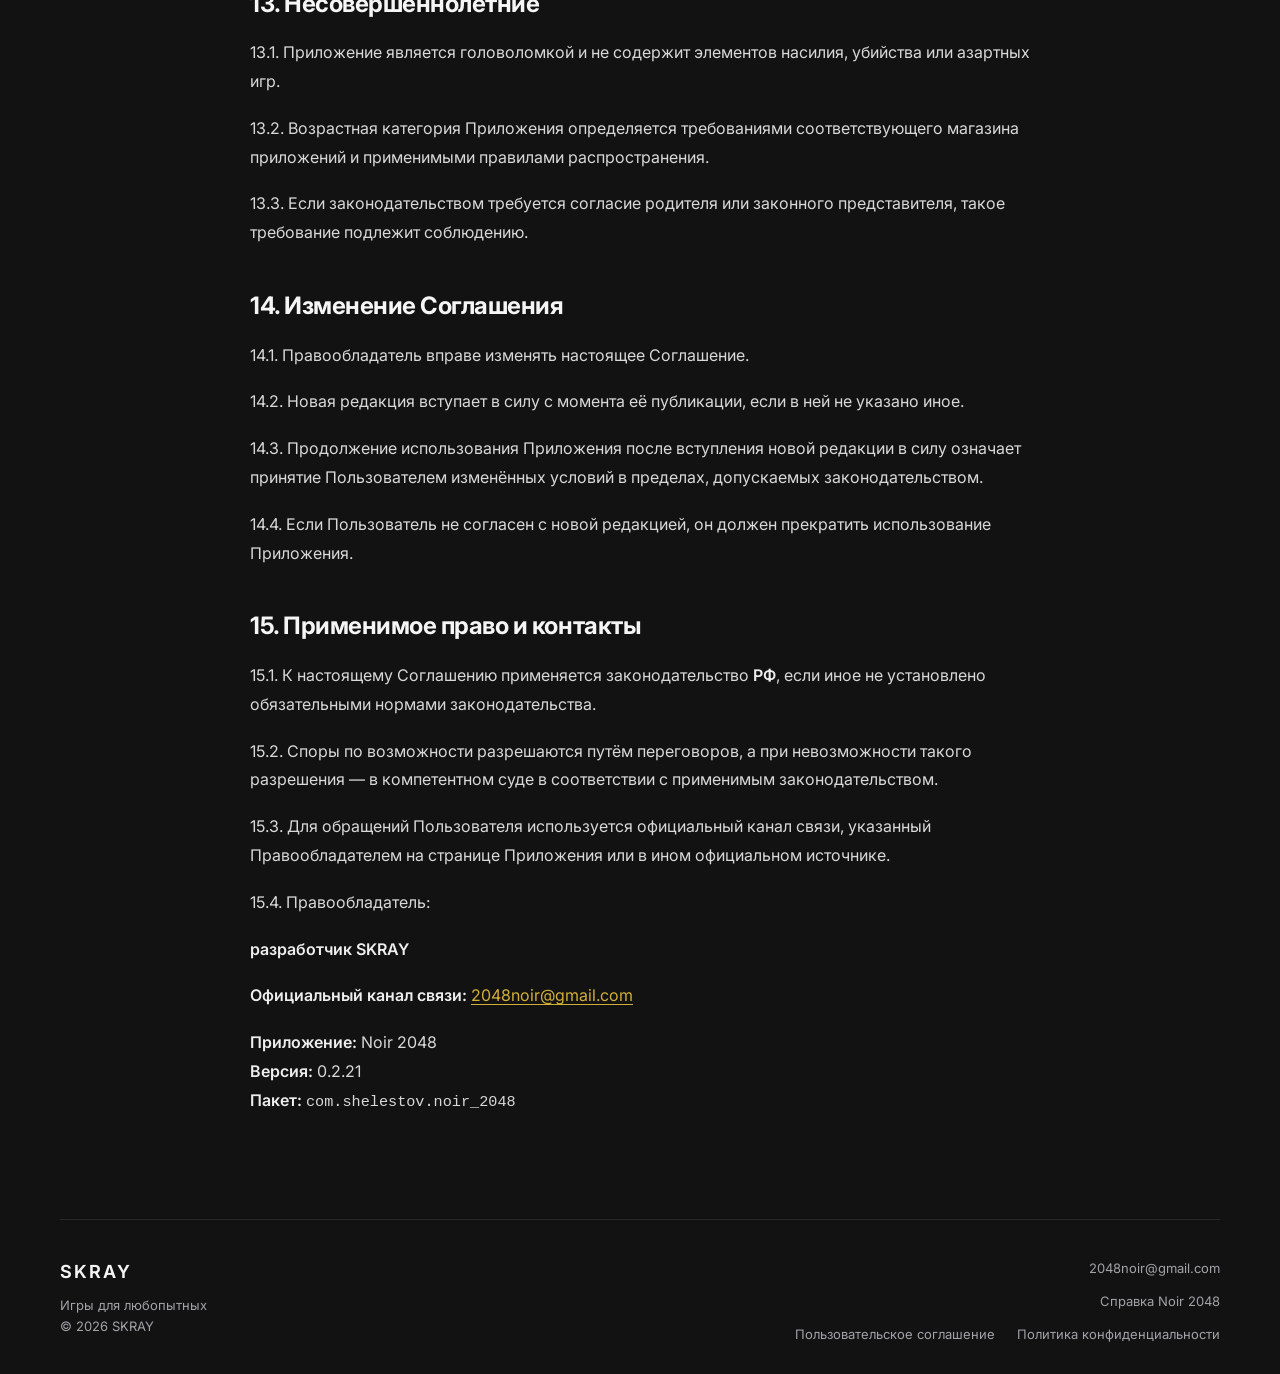
<file: terms.html>
<!doctype html>
<html lang="ru">
<head>
<meta charset="utf-8">
<meta name="viewport" content="width=device-width, initial-scale=1">
<meta name="theme-color" content="#121212">
<meta name="description" content="Пользовательское соглашение мобильного приложения Noir 2048 от SKRAY.">
<meta property="og:title" content="Пользовательское соглашение — Noir 2048">
<meta property="og:description" content="Пользовательское соглашение мобильного приложения Noir 2048 от SKRAY.">
<meta property="og:type" content="article">
<title>Пользовательское соглашение — Noir 2048</title>
<link rel="icon" href="./assets/logo-v2.png">
<link rel="stylesheet" href="./styles.css">
<link rel="alternate" hreflang="ru" href="./terms.html">
<link rel="alternate" hreflang="en" href="./terms.en.html">
<script src="./legal.js" defer></script>
</head>
<body data-page="terms">
<a class="skip" href="#content">Перейти к содержимому</a>
<header class="site-header wrap"><a class="brand" href="./index.html"><img src="./assets/logo-v2.png" alt="" width="38" height="38"><span>Noir 2048</span></a><div class="lang-switch" role="group" aria-label="Язык / Language"><a href="./terms.html" data-document-language="ru" lang="ru" hreflang="ru" aria-current="true">RU</a><a href="./terms.en.html" data-document-language="en" lang="en" hreflang="en" aria-current="false">EN</a></div></header>
<main id="content" class="wrap legal-main">
<a class="button secondary" href="./index.html">Назад</a>
<p class="eyebrow">NOIR 2048 · SKRAY</p>
<article class="legal-document" id="legal-document" aria-label="Пользовательское соглашение">
<h1>ПОЛЬЗОВАТЕЛЬСКОЕ СОГЛАШЕНИЕ</h1>
<h2 class="legal-subtitle">мобильного приложения «Noir 2048»</h2>
<p><strong>Дата вступления в силу:</strong> 17.09.2026<br><strong>Версия Приложения:</strong> 0.2.21</p>
<p>Настоящее Пользовательское соглашение (далее — <strong>«Соглашение»</strong>) регулирует использование мобильного приложения <strong>«Noir 2048»</strong> (далее — <strong>«Приложение»</strong>) пользователем (далее — <strong>«Пользователь»</strong>) и правообладателем Приложения — <strong>разработчиком SKRAY</strong> (далее — <strong>«Правообладатель»</strong>).</p>
<p>Установка, запуск или иное использование Приложения означает согласие Пользователя с настоящим Соглашением в пределах, допускаемых применимым законодательством.</p>
<p>Если Пользователь не согласен с Соглашением, он должен прекратить использование Приложения и удалить его.</p>
<h2 id="section-1">1. Назначение Приложения</h2>
<p>1.1. Noir 2048 является мобильной игрой-головоломкой и создано <strong>исключительно в развлекательных целях</strong>.</p>
<p>1.2. Приложение не предназначено для использования в качестве инструмента для принятия медицинских, финансовых, юридических, профессиональных или иных решений.</p>
<p>1.3. Пользователь самостоятельно определяет цели использования Приложения и несёт ответственность за последствия его использования.</p>
<p>1.4. <strong>Запрещается использовать Приложение для незаконных, мошеннических, вредоносных либо иных целей, не соответствующих его развлекательному назначению.</strong></p>
<p>1.5. Запрещается использовать Приложение способом, способным причинить вред Правообладателю, третьим лицам, устройствам, программному обеспечению или информационным системам.</p>
<h2 id="section-2">2. Право использования</h2>
<p>2.1. Правообладатель предоставляет Пользователю ограниченное, неисключительное, непередаваемое право использовать Приложение исключительно для личных развлекательных целей.</p>
<p>2.2. Настоящее Соглашение не передаёт Пользователю исключительные права на Приложение или его элементы.</p>
<p>2.3. Без разрешения Правообладателя, если иное не предусмотрено законом, запрещается:</p>
<ul>
<li>распространять, продавать или передавать Приложение третьим лицам;</li>
<li>изменять или создавать производные версии Приложения;</li>
<li>декомпилировать, дизассемблировать или иным способом исследовать исходный код;</li>
<li>обходить технические ограничения;</li>
<li>вмешиваться в работу Приложения;</li>
<li>изменять игровые данные для получения преимуществ;</li>
<li>использовать ботов, скрипты, эксплойты, модификации и иные средства, изменяющие игровой процесс.</li>
</ul>
<h2 id="section-3">3. Игровой процесс</h2>
<p>3.1. Приложение представляет собой реализацию игровой механики 2048.</p>
<p>3.2. Игровые правила, очки, достижения, награды, внутриигровая экономика, стоимость косметических предметов и другие параметры определяются текущей версией Приложения.</p>
<p>3.3. Правообладатель вправе изменять любые игровые параметры, функции, интерфейс, дизайн, звук и содержание Приложения без обязательства сохранять предыдущую версию.</p>
<p>3.4. Пользователь не приобретает имущественных прав на конкретное количество очков, монет, достижений или иные игровые показатели.</p>
<h2 id="section-4">4. Игровой прогресс и сохранение данных</h2>
<p>4.1. <strong>В версии Приложения 0.2.21 отсутствует облачное сохранение и серверная синхронизация игрового прогресса.</strong></p>
<p>4.2. Игровые данные хранятся локально на устройстве Пользователя в пределах установленного Приложения.</p>
<p>4.3. <strong>При удалении Приложения локальный игровой прогресс удаляется вместе с его локальными данными и может быть безвозвратно утрачен.</strong></p>
<p>4.4. К утраченным данным могут относиться очки, рекорд, монеты, достижения, статистика, приобретённые скины, имя игрока, текущая партия и другие локальные данные.</p>
<p>4.5. <strong>Правообладатель не обязан и, при отсутствии соответствующей резервной копии, технически не может восстановить прогресс, утраченный вследствие удаления Приложения или его локальных данных.</strong></p>
<p>4.6. При обычном обновлении Приложения через магазин приложений локальные данные могут сохраниться. Однако Правообладатель не гарантирует сохранность данных при любых обновлениях, сбоях, изменениях операционной системы или иных обстоятельствах.</p>
<p>4.7. Пользователь самостоятельно отвечает за сохранность своего устройства, его памяти и установленных на нём данных.</p>
<h2 id="section-5">5. Монеты и косметические предметы</h2>
<p>5.1. Монеты являются исключительно виртуальной игровой единицей.</p>
<p>5.2. Монеты не являются денежными средствами, электронными деньгами или финансовым активом и не имеют денежной стоимости вне Приложения.</p>
<p>5.3. Монеты используются для получения предусмотренных игрой косметических предметов.</p>
<p>5.4. Косметические скины предназначены исключительно для изменения внешнего вида игры.</p>
<p>5.5. Правообладатель вправе изменять количество монет, стоимость, доступность и характеристики косметических предметов.</p>
<p>5.6. Правообладатель вправе исправлять ошибочно начисленные игровые значения, если они возникли вследствие технической ошибки, сбоя или вмешательства в работу Приложения.</p>
<h2 id="section-6">6. Реклама</h2>
<p>6.1. В Приложении используется вознаграждаемая реклама стороннего сервиса Yandex.</p>
<p>6.2. Пользователь может добровольно просмотреть рекламный материал для получения предусмотренного игрой вознаграждения.</p>
<p>6.3. В версии 0.2.21 просмотр Rewarded-рекламы может позволить увеличить награду за завершённую игровую партию.</p>
<p>6.4. Наличие рекламного материала не гарантируется и зависит от технической доступности рекламного сервиса и иных обстоятельств.</p>
<p>6.5. Правообладатель не контролирует содержание сторонних рекламных материалов и не отвечает за действия рекламодателей в пределах, допускаемых законодательством.</p>
<h2 id="section-7">7. Работа Приложения</h2>
<p>7.1. Приложение предоставляется <strong>«как есть» и по мере доступности</strong>, в пределах, допускаемых законом.</p>
<p>7.2. Правообладатель не гарантирует, что Приложение будет:</p>
<ul>
<li>работать непрерывно и без ошибок;</li>
<li>доступно в любое время;</li>
<li>совместимо с любым устройством или версией Android;</li>
<li>функционировать без задержек или технических сбоев;</li>
<li>сохранять локальные данные при любых обстоятельствах.</li>
</ul>
<p>7.3. Правообладатель вправе выпускать обновления и исправления, но не гарантирует исправление каждой ошибки или совместимость с каждым устройством.</p>
<p>7.4. Приложение может предложить скачать обновление через RuStore, если магазин сообщает о более новой версии, и отдельно предложить установить уже скачанный пакет. Оба предложения необязательны: отказ не ограничивает использование текущей версии. Установка по согласию Пользователя перезапускает Приложение средствами RuStore.</p>
<h2 id="section-8">8. Ответственность</h2>
<p>8.1. Пользователь использует Приложение по собственному усмотрению и на свой риск.</p>
<p>8.2. Правообладатель не несёт ответственности за последствия использования Приложения вопреки его назначению, настоящему Соглашению или законодательству.</p>
<p>8.3. Правообладатель не отвечает за последствия, вызванные устройством Пользователя, операционной системой, действиями третьих лиц, сторонними сервисами, отсутствием связи, потерей локальных данных, сбоями магазинов приложений или иными обстоятельствами, не зависящими от Правообладателя.</p>
<p>8.4. Правообладатель не гарантирует получение Пользователем определённого игрового результата.</p>
<p>8.5. В пределах, допускаемых законодательством, Правообладатель не несёт ответственности за косвенные убытки, упущенную выгоду, потерю ожидаемого результата или игровые данные.</p>
<p>8.6. Ничто в настоящем Соглашении не исключает ответственность, которая не может быть исключена или ограничена законом.</p>
<h2 id="section-9">9. Интеллектуальная собственность</h2>
<p>9.1. Исключительные права на Приложение и принадлежащие Правообладателю элементы Приложения сохраняются за соответствующим правообладателем.</p>
<p>9.2. К таким элементам относятся программный код, название Noir 2048, логотип, графика, дизайн, интерфейс, звуки, тексты и иные охраняемые результаты интеллектуальной деятельности.</p>
<p>9.3. Использование указанных элементов вне предоставленного настоящим Соглашением права допускается только с разрешения правообладателя либо в случаях, установленных законом.</p>
<h2 id="section-10">10. Изменение и прекращение работы</h2>
<p>10.1. Правообладатель вправе изменять, приостанавливать или удалять отдельные функции Приложения.</p>
<p>10.2. Правообладатель вправе изменять интерфейс, игровой процесс, баланс, экономику, рекламу и иные элементы Приложения.</p>
<p>10.3. Правообладатель вправе прекратить поддержку или распространение Приложения полностью либо частично.</p>
<p>10.4. Пользователь не вправе требовать сохранения конкретной версии Приложения, её функций, игрового баланса или доступности отдельных сервисов.</p>
<h2 id="section-11">11. Персональные данные</h2>
<p>11.1. Обработка персональных данных осуществляется в соответствии с отдельной <strong>Политикой конфиденциальности Noir 2048</strong>.</p>
<p>11.2. Политика конфиденциальности определяет состав, цели и порядок обработки информации о Пользователе.</p>
<p>11.3. При использовании сторонних сервисов соответствующая информация также может обрабатываться такими сервисами в соответствии с их собственными документами.</p>
<h2 id="section-12">12. Запрещённое использование</h2>
<p>Пользователь не вправе использовать Приложение:</p>
<ul>
<li>для совершения противоправных действий;</li>
<li>для мошенничества или обмана;</li>
<li>для незаконных денежных операций;</li>
<li>для ставок, азартных игр или денежных розыгрышей;</li>
<li>для получения незаконной выгоды;</li>
<li>для нарушения прав третьих лиц;</li>
<li>для распространения вредоносного программного обеспечения;</li>
<li>для обхода технических ограничений;</li>
<li>с использованием взлома, ботов, эксплойтов или иных средств нечестного получения преимуществ.</li>
</ul>
<h2 id="section-13">13. Несовершеннолетние</h2>
<p>13.1. Приложение является головоломкой и не содержит элементов насилия, убийства или азартных игр.</p>
<p>13.2. Возрастная категория Приложения определяется требованиями соответствующего магазина приложений и применимыми правилами распространения.</p>
<p>13.3. Если законодательством требуется согласие родителя или законного представителя, такое требование подлежит соблюдению.</p>
<h2 id="section-14">14. Изменение Соглашения</h2>
<p>14.1. Правообладатель вправе изменять настоящее Соглашение.</p>
<p>14.2. Новая редакция вступает в силу с момента её публикации, если в ней не указано иное.</p>
<p>14.3. Продолжение использования Приложения после вступления новой редакции в силу означает принятие Пользователем изменённых условий в пределах, допускаемых законодательством.</p>
<p>14.4. Если Пользователь не согласен с новой редакцией, он должен прекратить использование Приложения.</p>
<h2 id="section-15">15. Применимое право и контакты</h2>
<p>15.1. К настоящему Соглашению применяется законодательство <strong>РФ</strong>, если иное не установлено обязательными нормами законодательства.</p>
<p>15.2. Споры по возможности разрешаются путём переговоров, а при невозможности такого разрешения — в компетентном суде в соответствии с применимым законодательством.</p>
<p>15.3. Для обращений Пользователя используется официальный канал связи, указанный Правообладателем на странице Приложения или в ином официальном источнике.</p>
<p>15.4. Правообладатель:</p>
<p><strong>разработчик SKRAY</strong></p>
<p><strong>Официальный канал связи:</strong> <a href="mailto:2048noir@gmail.com">2048noir@gmail.com</a></p>
<p><strong>Приложение:</strong> Noir 2048<br><strong>Версия:</strong> 0.2.21<br><strong>Пакет:</strong> <code>com.shelestov.noir_2048</code></p>
</article>
</main>
<footer class="footer wrap"><div><div class="footer-brand">SKRAY</div><p>Игры для любопытных</p><p class="footer-note">© 2026 SKRAY</p></div><div class="footer-right"><a href="mailto:2048noir@gmail.com">2048noir@gmail.com</a><a class="footer-help" href="./help.html">Справка Noir 2048</a><div class="footer-legal"><a href="./terms.html">Пользовательское соглашение</a><a href="./privacy.html">Политика конфиденциальности</a></div></div></footer>
</body>
</html>
</file>
<file: styles.css>
@font-face{font-family:Inter;src:url('./assets/inter.ttf') format('truetype');font-weight:100 900;font-display:swap}
:root{color-scheme:dark;--bg:#121212;--surface:#181818;--line:#2d2d2d;--gold:#d4af37;--text:#f4f4f4;--muted:#a2a2a7;--gap:10px;--pad:12px}
*{box-sizing:border-box}html{scroll-behavior:smooth;scroll-padding-top:100px}body{margin:0;background:var(--bg);color:var(--text);font:1rem/1.6 Inter,Arial,sans-serif;-webkit-font-smoothing:antialiased}button,a,select{-webkit-tap-highlight-color:transparent}a{color:inherit;text-decoration:none}button{font:inherit;color:inherit;cursor:pointer}button:disabled{cursor:default;opacity:.4}button,a{touch-action:manipulation}button:focus-visible,a:focus-visible,[tabindex]:focus-visible{outline:2px solid var(--gold);outline-offset:5px}img{max-width:100%;height:auto;display:block}button{border:0}h1,h2,h3,p{margin:0}h1,h2,h3{line-height:1.12}h2{font-size:clamp(28px,3.3vw,44px);letter-spacing:-.04em}h3{font-size:1.3125rem;letter-spacing:-.025em}.wrap{width:min(1160px,calc(100% - 80px));margin-inline:auto}.muted{color:var(--muted)}.eyebrow{font-size:0.8125rem;font-weight:600;letter-spacing:.16em;text-transform:uppercase;color:var(--muted)}.button{min-height:48px;padding:12px 22px;display:inline-flex;align-items:center;justify-content:center;gap:10px;border-radius:10px;font-size:0.875rem;font-weight:650;line-height:1.5;transition:background .15s,transform .15s}.button:hover{transform:translateY(-1px)}.primary{background:var(--gold);color:#121212}.primary:hover{background:#e0be4d}.secondary{background:#222;border:1px solid #383838}.secondary:hover{background:#2a2a2a}.text-link{font-size:0.875rem;color:var(--muted);border-bottom:1px solid #555;padding-bottom:3px}.text-link:hover{color:var(--text);border-color:var(--gold)}.skip{position:fixed;z-index:100;top:10px;left:10px;background:var(--gold);color:#121212;padding:12px;transform:translateY(-160%)}.skip:focus{transform:none}.site-header{min-height:98px;display:flex;flex-wrap:wrap;padding-block:16px;align-items:center;gap:34px;border-bottom:1px solid #262626}.brand{display:flex;align-items:center;gap:13px;font-size:1.25rem;font-weight:750;letter-spacing:-.04em}.brand img{width:38px;height:38px;object-fit:contain;border-radius:9px}.site-header nav{display:flex;gap:28px;margin-left:auto;align-items:center;font-size:0.875rem;color:var(--muted)}.site-header nav a:hover{color:var(--text)}.lang-switch{display:flex;border:1px solid var(--line);border-radius:9px;padding:4px;gap:2px}.lang-switch a{padding:6px 10px;font-size:0.8125rem;font-weight:650;border-radius:5px;color:var(--muted)}.lang-switch a[aria-current=true]{background:#2a2a2a;color:#f4f4f4}.nav-store{font-size:0.875rem;font-weight:600;color:var(--gold)!important}.hero{display:grid;grid-template-columns:1.12fr 1fr;align-items:center;gap:85px;padding-top:52px;padding-bottom:76px}.hero-copy{padding-bottom:24px}.hero h1{overflow-wrap:break-word;font-size:clamp(48px,5.7vw,72px);letter-spacing:-.06em;font-weight:650;line-height:1.05;margin:25px 0}.hero .hero-description{font-size:1.0625rem;line-height:1.75;max-width:460px;color:#b7b7bb}.hero-actions{display:flex;align-items:center;gap:24px;margin-top:28px;flex-wrap:wrap}.hero-facts{display:flex;gap:20px;flex-wrap:wrap;font-size:0.8125rem;color:var(--muted);margin-top:23px}.hero-facts span+span{border-left:1px solid #424242;padding-left:20px}.demo-shell{min-width:0;width:100%;max-width:470px;justify-self:end;background:#151515;border:1px solid #2a2a2a;border-radius:22px;padding:22px;box-shadow:0 25px 70px #0005}.demo-heading{display:flex;align-items:center;justify-content:space-between;margin-bottom:18px}.demo-heading h2{font-size:1.375rem;letter-spacing:-.035em}.demo-badge{font-size:0.75rem;color:var(--muted);letter-spacing:.09em;text-transform:uppercase}.score-card{background:#1c1c1c;border-radius:12px;border:1px solid #242424;padding:14px 16px;display:flex;justify-content:space-between;align-items:center;margin-bottom:16px;gap:10px;min-height:78px}.score-label{font-size:0.75rem;color:var(--muted);letter-spacing:.07em}.score-value{font-size:1.75rem;font-weight:700;line-height:1.2;letter-spacing:-.03em;font-variant-numeric:tabular-nums}.delete-button{display:flex;align-items:center;gap:10px;background:#242424;border:1px solid #353535;border-radius:9px;padding:8px 12px;min-height:46px;color:var(--gold)}.delete-button svg{width:21px;height:21px;flex:none}.delete-button span{font-size:0.75rem;line-height:1.3;text-align:left}.delete-button b{display:block;font-size:0.8125rem}.delete-button[aria-pressed=true]{border-color:var(--gold);background:#d4af3715}.board{aspect-ratio:1;position:relative;background:#181818;border:1px solid #222;border-radius:15px;touch-action:none;outline:0}.board:focus-visible{outline:2px solid var(--gold);outline-offset:4px}.cells{position:absolute;inset:var(--pad);display:grid;grid-template-columns:repeat(4,1fr);grid-template-rows:repeat(4,1fr);gap:var(--gap)}/* SVG tiles have a 10/78 corner radius. Keep cells and overlays proportional; do not clip the artwork a second time. */
.cell{border-radius:12.82051282%;background:#131313}.tile-layer{position:absolute;inset:var(--pad);pointer-events:none}.tile{position:absolute;top:0;left:0;width:calc((100% - 3 * var(--gap))/4);height:calc((100% - 3 * var(--gap))/4);transform:translate(calc(var(--c) * (100% + var(--gap))),calc(var(--r) * (100% + var(--gap))));transition:transform 135ms cubic-bezier(.2,.65,.3,1);border-radius:12.82051282%;pointer-events:none;padding:0;background:transparent;display:flex;align-items:center;justify-content:center;font-size:1.5rem;font-weight:700;color:#fff;overflow:visible}.tile img{width:100%;height:100%;pointer-events:none}.tile:disabled{opacity:1}.tile.spawn img{animation:appear 180ms ease-out}.tile.merge img{animation:merge 180ms ease-out}.delete-mode .tile{pointer-events:auto;box-shadow:0 0 0 2px var(--gold);background:#d4af3720;cursor:pointer}.delete-mode .tile:after{content:'';position:absolute;inset:0;background:#d4af3720;border-radius:inherit}.delete-mode .tile:hover:after{background:#d4af3740}.tile .fallback{width:100%;height:100%;display:grid;place-items:center;background:#444;font-size:clamp(12px,3vw,23px);border-radius:inherit}.board-help{min-height:25px;margin:13px 0 8px;font-size:0.75rem;text-align:center;color:var(--muted)}.board-help.delete-help{color:var(--gold)}.game-actions{display:flex;justify-content:space-between;gap:10px;align-items:center;margin-bottom:19px}.small-button{display:flex;align-items:center;justify-content:center;gap:7px;background:#202020;padding:8px 13px;border-radius:8px;font-size:0.75rem;color:#c1c1c5;min-height:36px}.small-button:hover{background:#292929}.small-button svg{width:14px;height:14px}.small-button[hidden]{display:none}.style-heading{display:flex;justify-content:space-between;align-items:center;margin-bottom:9px;font-size:0.75rem;color:var(--muted)}.style-tabs{display:grid;grid-template-columns:repeat(3,minmax(0,1fr));gap:7px}.style-tab{background:#1c1c1c;border:1px solid #323232;border-radius:9px;padding:9px 5px 7px;min-width:0;display:flex;flex-direction:column;align-items:center;gap:7px;transition:border .15s}.style-tab[aria-pressed=true]{border-color:var(--gold);background:#d4af3709}.style-tab:hover{border-color:#777}.style-preview{display:flex;gap:4px}.style-preview img{width:29px;height:29px}.style-tab .style-name{overflow-wrap:anywhere;font-size:0.75rem;line-height:1.25;min-height:28px;display:flex;align-items:center;text-align:center}.game-overlay{position:absolute;inset:0;z-index:10;display:flex;align-items:center;justify-content:center;background:#121212dd;border-radius:15px;padding:20px;backdrop-filter:blur(5px)}.game-overlay[hidden]{display:none}.overlay-card{text-align:center;width:100%;display:flex;flex-direction:column;align-items:stretch;gap:13px}.overlay-card h3{font-size:1.6875rem}.overlay-card p{color:#bbb;font-size:0.875rem}.overlay-score{color:var(--gold);font-size:2.3125rem;font-weight:700;line-height:1.2}.overlay-actions{display:flex;flex-direction:column;gap:8px}.overlay-actions .button{width:100%}.promo-inline{display:flex;justify-content:space-between;align-items:center;gap:15px;margin-top:16px;padding-top:15px;border-top:1px solid #2a2a2a;font-size:0.75rem;color:var(--muted)}.promo-inline a{color:var(--gold);font-size:0.8125rem;font-weight:600;white-space:nowrap}.section{padding:70px 0;border-top:1px solid #282828}.section-heading{display:flex;justify-content:space-between;gap:30px;align-items:flex-end;margin-bottom:33px}.section-heading .eyebrow{margin-bottom:13px}.section-heading>p{max-width:380px;color:var(--muted);font-size:0.9375rem;line-height:1.7}.features{display:grid;grid-template-columns:repeat(4,minmax(0,1fr));gap:16px}.feature{background:#181818;border:1px solid #292929;border-radius:14px;padding:25px 23px}.feature-symbol{height:38px;font-size:1.625rem;line-height:1;font-weight:500;color:var(--gold);margin-bottom:20px;letter-spacing:-.03em}.feature h3{font-size:1.0625rem;margin-bottom:10px}.feature p{font-size:0.875rem;color:var(--muted);line-height:1.75}.screens-section{display:grid;grid-template-columns:.9fr 1.1fr;gap:80px;align-items:center}.screens-copy h2{margin:17px 0 22px}.screens-copy p{color:var(--muted);line-height:1.75;font-size:0.9375rem;max-width:370px}.screens-copy .text-link{display:inline-block;margin-top:25px}.screens-strip{min-width:0;width:100%;display:flex;align-items:center;gap:14px;justify-content:center;overflow:hidden;padding:16px 0}.screens-strip figure{margin:0;width:30%;min-width:0}.screens-strip figure:nth-child(2){transform:translateY(-13px)}.screens-strip img{width:100%;border-radius:15px;border:1px solid #333}.screens-strip figcaption{overflow-wrap:anywhere;text-align:center;color:var(--muted);font-size:0.75rem;line-height:1.4;margin-top:12px}.other-card{padding:30px;border-radius:15px;background:#181818;border:1px solid #303030;display:flex;align-items:center;gap:25px}.other-monogram{width:68px;height:68px;flex:none;display:grid;place-items:center;background:#d4af37;color:#121212;font-size:1.75rem;font-weight:700;border-radius:14px;letter-spacing:-.05em}.other-copy{flex:1}.other-copy h3{font-size:1.4375rem;margin-bottom:8px}.other-copy p{font-size:0.875rem;color:var(--muted);max-width:450px}.other-actions{display:flex;gap:12px;flex-wrap:wrap}.footer{padding-top:38px;padding-bottom:30px;border-top:1px solid #282828;display:grid;grid-template-columns:1fr auto;gap:30px}.footer-brand{font-size:1.125rem;letter-spacing:.12em;font-weight:650;margin-bottom:8px}.footer p{font-size:0.8125rem;color:var(--muted)}.footer-right{display:flex;flex-direction:column;align-items:flex-end;gap:12px;font-size:0.8125rem}.footer-legal{display:flex;gap:22px;flex-wrap:wrap}.footer a{color:var(--muted)}.footer a:hover{color:var(--gold)}.footer-note{font-size:0.75rem;color:#777}.legal-main{max-width:780px;padding-top:64px;padding-bottom:85px;min-height:65vh}.legal-main .eyebrow{margin-bottom:18px}.legal-main h1{font-size:clamp(32px,5vw,52px);letter-spacing:-.04em;margin-bottom:28px;overflow-wrap:anywhere}.legal-notice{border:1px solid #444;background:#181818;border-radius:14px;padding:26px;margin-top:25px}.legal-notice p+p{margin-top:14px}.legal-notice .button{margin-top:22px}.legal-main>a{display:inline-block;margin-bottom:27px}.legal-main .muted{line-height:1.8}.legal-notice h2{font-size:1.375rem;margin-bottom:12px}.legal-notice a:not(.button){color:var(--gold)}
.sr-only{position:absolute;width:1px;height:1px;padding:0;margin:-1px;overflow:hidden;clip:rect(0,0,0,0);white-space:nowrap;border:0}
.feature-symbol img{width:30px;height:30px;object-fit:contain}
.help-header .lang-switch{margin-left:auto}
.help-main{max-width:860px;padding-top:46px;padding-bottom:76px;overflow-wrap:break-word}
.help-home{display:inline-block;margin-bottom:30px}
.help-heading .eyebrow{margin-bottom:15px}
.help-heading h1{font-size:clamp(2rem,5vw,3.25rem);letter-spacing:-.04em;font-weight:650;line-height:1.12;margin-bottom:17px}
.help-heading>p:last-child{font-size:1rem}
.help-toc{margin:30px 0 40px;background:var(--surface);border:1px solid var(--line);border-radius:13px;padding:0 20px}
.help-toc summary{cursor:pointer;min-height:58px;padding:16px 0;font-size:.9375rem;font-weight:600}
.help-toc summary span{float:right;font-size:.8125rem;color:var(--muted);font-weight:400;margin-left:12px}
.help-toc nav{padding:3px 0 21px}
.help-toc ol{display:grid;grid-template-columns:repeat(2,minmax(0,1fr));gap:4px 32px;margin:0;padding-left:23px}
.help-toc li{padding:3px 0 3px 3px;color:var(--muted);font-size:.875rem;line-height:1.55}
.help-toc a{display:block}
.help-toc a:hover{color:var(--text)}
.help-section{padding:34px 0;border-bottom:1px solid var(--line)}
.help-section:first-child{padding-top:0}
.help-section:last-child{border-bottom:0;padding-bottom:0}
.help-section h2{font-size:clamp(1.5rem,3vw,1.875rem);letter-spacing:-.035em;line-height:1.25;margin-bottom:20px}
.help-section h3{font-size:1.1875rem;line-height:1.35;margin-top:30px;margin-bottom:14px}
.help-section h2,.help-section h3{scroll-margin-top:26px}
.help-section p,.help-section li{font-size:1rem;line-height:1.8;color:#c4c4c8}
.help-section p+p,.help-section p+ul,.help-section p+ol,.help-section ul+p,.help-section ol+p{margin-top:15px}
.help-section ul,.help-section ol{margin:0;padding-left:24px}
.help-section li+li{margin-top:8px}
.help-section strong{font-weight:650;color:var(--text)}
.help-section a{color:var(--gold);text-decoration:underline;text-underline-offset:3px}
.help-table{margin:20px 0;border:1px solid var(--line);border-radius:11px;overflow:auto}
.help-table table{border-collapse:collapse;width:100%;font-size:.9375rem;line-height:1.65;font-variant-numeric:tabular-nums}
.help-table th{background:var(--surface);color:var(--text);font-weight:600;text-align:left}
.help-table th,.help-table td{padding:10px 17px;overflow-wrap:break-word}
.help-table th:last-child,.help-table td:last-child{text-align:right}
.help-table tr+tr td{border-top:1px solid var(--line)}
.help-table td{color:#c4c4c8}
.help-table tbody tr:nth-child(even){background:#161616}
.footer-help{font-size:.8125rem;color:var(--muted)}
@media(max-width:760px){.help-main{padding-top:29px;padding-bottom:48px}.help-home{margin-bottom:26px}.help-toc{padding-inline:16px;margin-bottom:31px}.help-toc ol{grid-template-columns:1fr;gap:3px}.help-section{padding-block:28px}.help-table th,.help-table td{padding:10px 12px}.help-heading h1{font-size:2rem}}
.feature-symbol.boost-symbol{font-size:2rem}
.delete-button.needs-attention{border-color:var(--gold);animation:boost-nudge 420ms ease-out 2}
@keyframes boost-nudge{0%,100%{transform:translateX(0)}30%{transform:translateX(-3px)}60%{transform:translateX(3px)}}
.board,.board *{user-select:none;-webkit-user-select:none;-webkit-user-drag:none}
.board.invalid-horizontal{animation:board-shake-x 200ms ease-out}
.board.invalid-vertical{animation:board-shake-y 200ms ease-out}
@keyframes board-shake-x{0%,100%{transform:translateX(0)}25%{transform:translateX(-4px)}50%{transform:translateX(4px)}75%{transform:translateX(-2px)}}
@keyframes board-shake-y{0%,100%{transform:translateY(0)}25%{transform:translateY(-4px)}50%{transform:translateY(4px)}75%{transform:translateY(-2px)}}
@media(min-width:761px){.hero{align-items:start}}
@media(prefers-reduced-motion:reduce){.board.invalid-horizontal,.board.invalid-vertical{border-color:var(--gold)}}
@keyframes appear{from{transform:scale(.6);opacity:.3}to{transform:scale(1);opacity:1}}@keyframes merge{0%,100%{transform:scale(1)}50%{transform:scale(1.1)}}
@media(min-width:1450px){.hero{gap:110px}}
@media(max-width:1000px){.wrap{width:calc(100% - 48px)}.hero{gap:35px}.hero h1{overflow-wrap:break-word;font-size:3.5625rem}.hero-description{font-size:1rem}.features{grid-template-columns:repeat(2,minmax(0,1fr))}.screens-section{gap:35px}.other-card{flex-wrap:wrap}.other-actions{margin-left:93px}}
@media(max-width:760px){.wrap{width:calc(100% - 32px)}.site-header{min-height:78px;gap:12px;flex-wrap:wrap;padding:16px 0}.site-header nav{display:none}.brand{font-size:1.1875rem}.brand img{width:32px;height:32px}.lang-switch{margin-left:auto}.hero{grid-template-columns:1fr;gap:29px;padding-top:32px;padding-bottom:45px}.hero-copy{padding-bottom:0}.hero h1{overflow-wrap:break-word;font-size:clamp(43px,8.5vw,60px);margin:16px 0 18px}.hero-description{max-width:520px;font-size:0.9375rem}.hero-actions{margin-top:20px;gap:20px}.hero-facts{margin-top:15px}.demo-shell{justify-self:center;max-width:440px;padding:18px}.section{padding:45px 0}.section-heading{display:block;margin-bottom:24px}.section-heading>p{margin-top:16px}.features{gap:10px}.feature{padding:21px 18px}.screens-section{grid-template-columns:1fr;gap:20px}.screens-copy p{max-width:520px}.screens-strip{max-width:490px;margin:auto}.other-card{padding:22px;gap:17px}.other-monogram{width:55px;height:55px;font-size:1.4375rem}.other-copy{min-width:0}.other-copy p{font-size:0.8125rem}.other-actions{margin-left:0;width:100%}.other-actions .button{flex:1}.footer{grid-template-columns:1fr;gap:24px}.footer-right{align-items:flex-start}.footer-legal{gap:12px 22px}.legal-main{padding-top:38px;padding-bottom:60px}}
@media(max-width:370px){.demo-shell{padding:13px;--gap:7px;--pad:9px}.style-tab .style-name{overflow-wrap:anywhere;font-size:0.75rem}.style-preview img{width:25px;height:25px}.feature{padding:18px 14px}.hero-facts{gap:12px}.hero-facts span+span{padding-left:12px}.game-actions{gap:6px}.small-button{font-size:0.6875rem;padding-inline:10px}.promo-inline{font-size:0.6875rem;gap:8px}.delete-button{padding:8px}.delete-button span{font-size:0.6875rem}.footer-legal{flex-direction:column}}
@media(prefers-reduced-motion:reduce){html{scroll-behavior:auto}*,*:before,*:after{animation:none!important;transition:none!important}}

@media(max-width:760px){.features{grid-template-columns:repeat(auto-fit,minmax(min(100%,max(10rem,calc((100% - 10px)/2))),1fr))}.feature{overflow-wrap:anywhere}.other-monogram{font-size:min(1.45rem,28px)}}

/* Complete legal documents: readable text and stable numbered sections. */
.legal-document{font-size:1rem;line-height:1.8;color:#d8d8d8;overflow-wrap:anywhere}
.legal-document h1{color:#f5f5f5;line-height:1.15}
.legal-document h2{color:#f5f5f5;font-size:1.5rem;line-height:1.4;letter-spacing:-.02em;margin:42px 0 18px;scroll-margin-top:30px}
.legal-document h2.legal-subtitle{font-size:1.125rem;font-weight:500;letter-spacing:0;color:#aaa;margin:-12px 0 28px}
.legal-document p{margin:0 0 18px}
.legal-document ul{padding-left:24px;margin:0 0 22px}
.legal-document li{padding-left:4px;margin:8px 0}
.legal-document strong{font-weight:600;color:#eee}
.legal-document a{color:var(--gold);text-decoration:underline;text-underline-offset:3px}
.legal-document code{font-family:monospace;font-size:.95em;overflow-wrap:anywhere}
@media(max-width:760px){.legal-document h2{font-size:1.3rem;margin-top:34px}.legal-document h2.legal-subtitle{font-size:1rem}}
.legal-document h1{text-transform:lowercase}
.legal-document h1::first-letter{text-transform:uppercase}
@media(max-width:760px){.legal-document h1{font-size:clamp(26px,7vw,32px)}}
</file>
